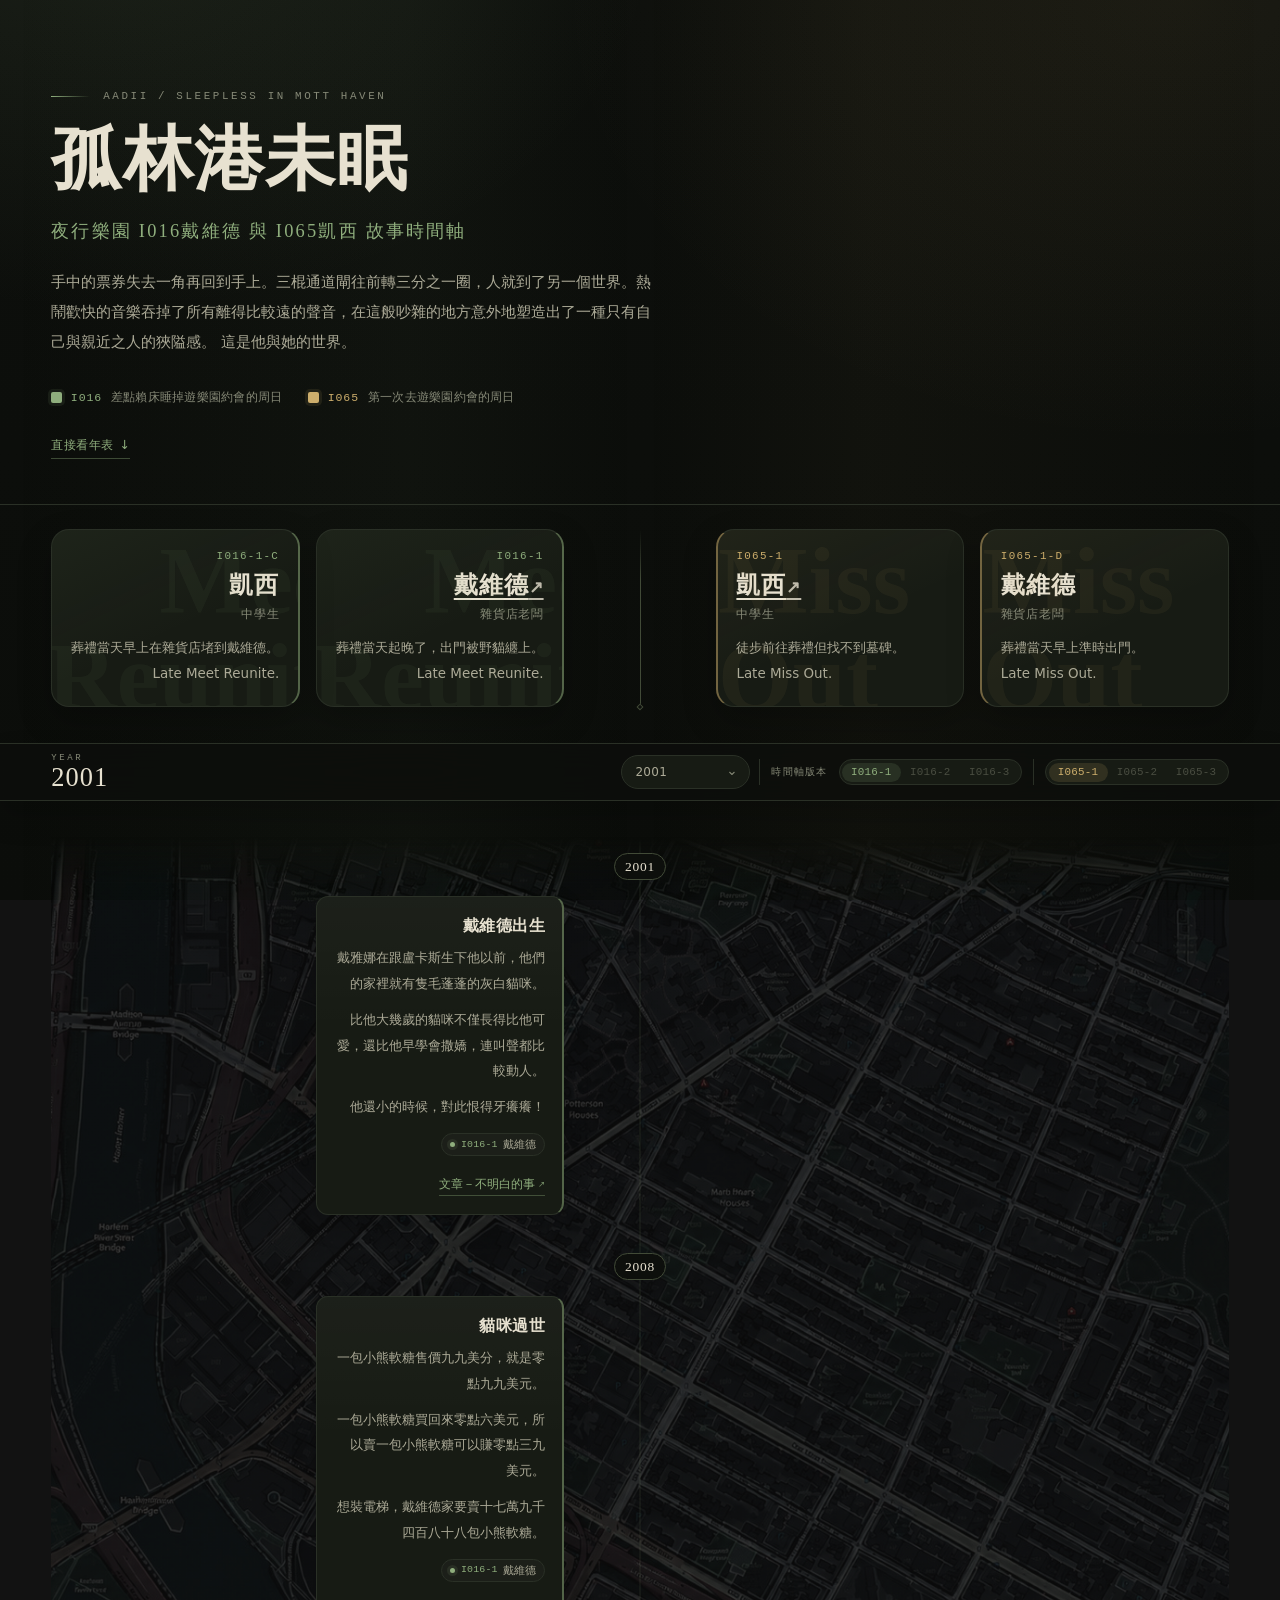
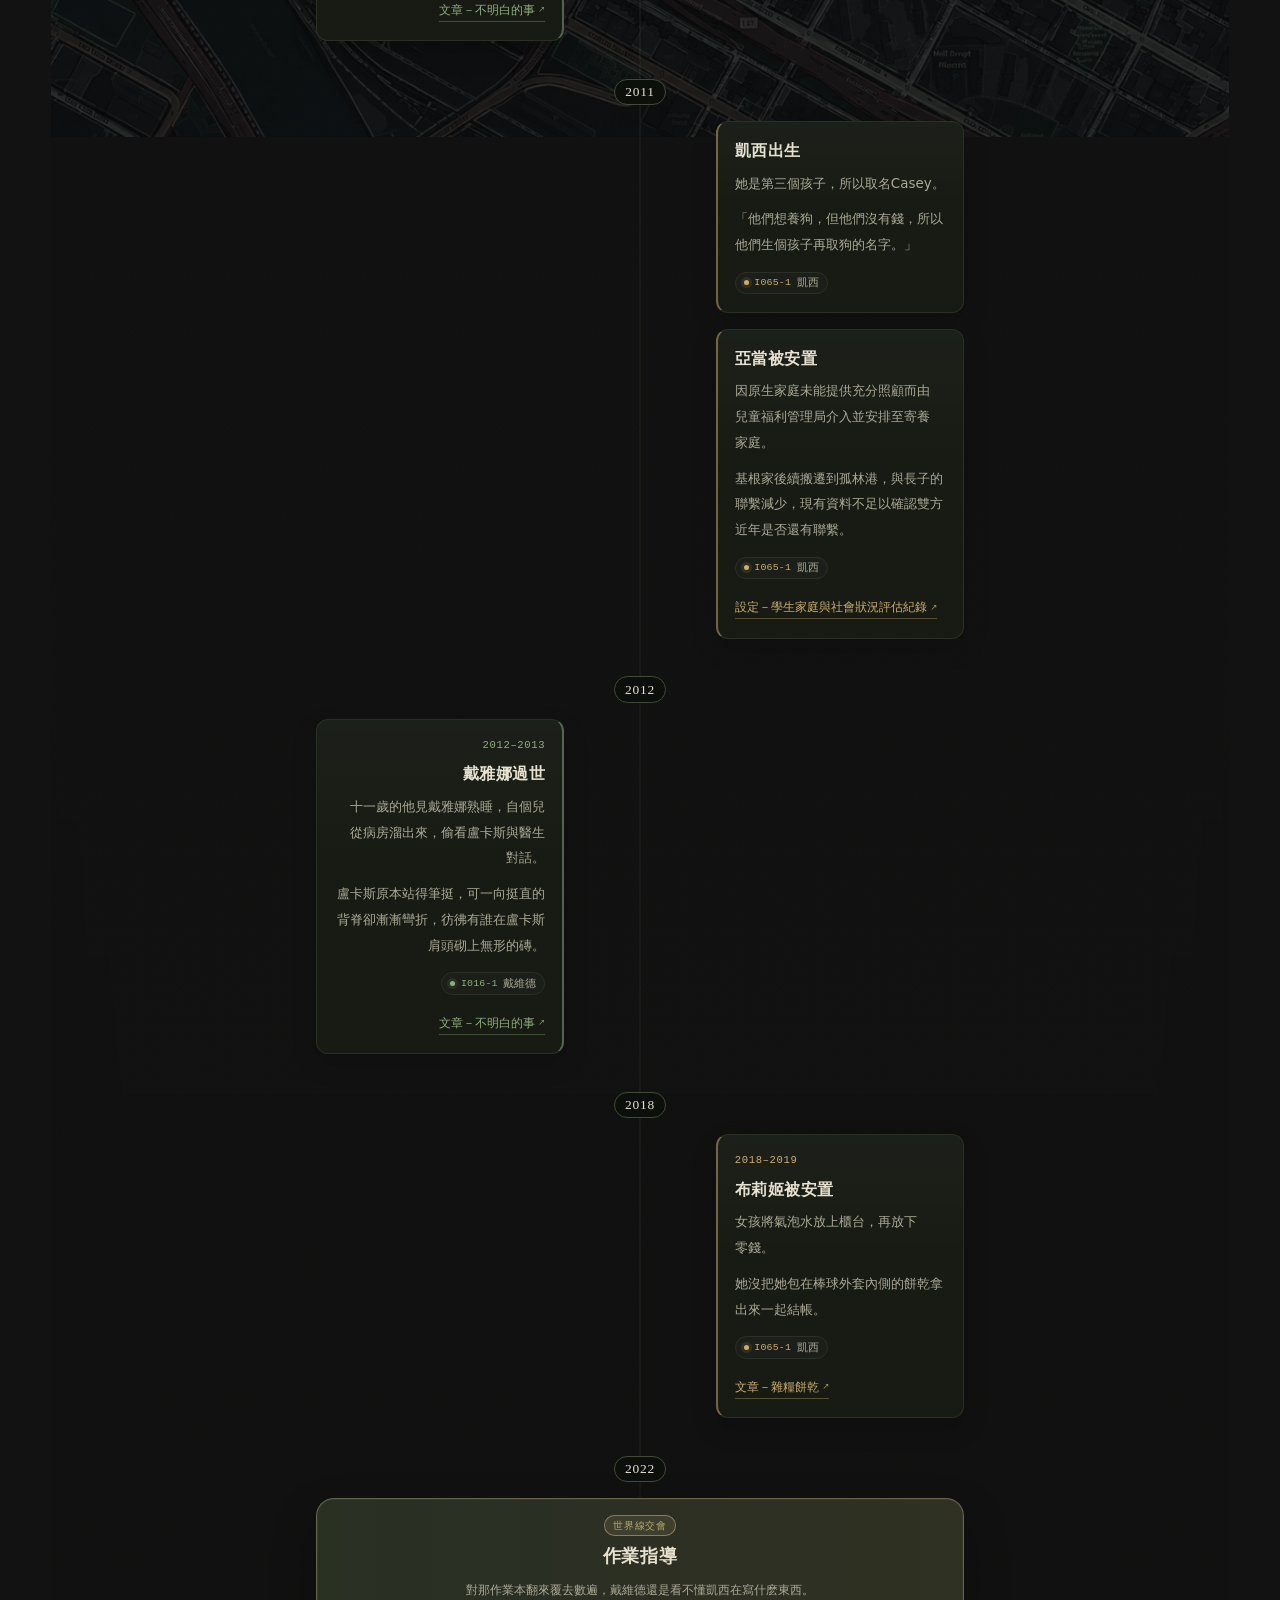
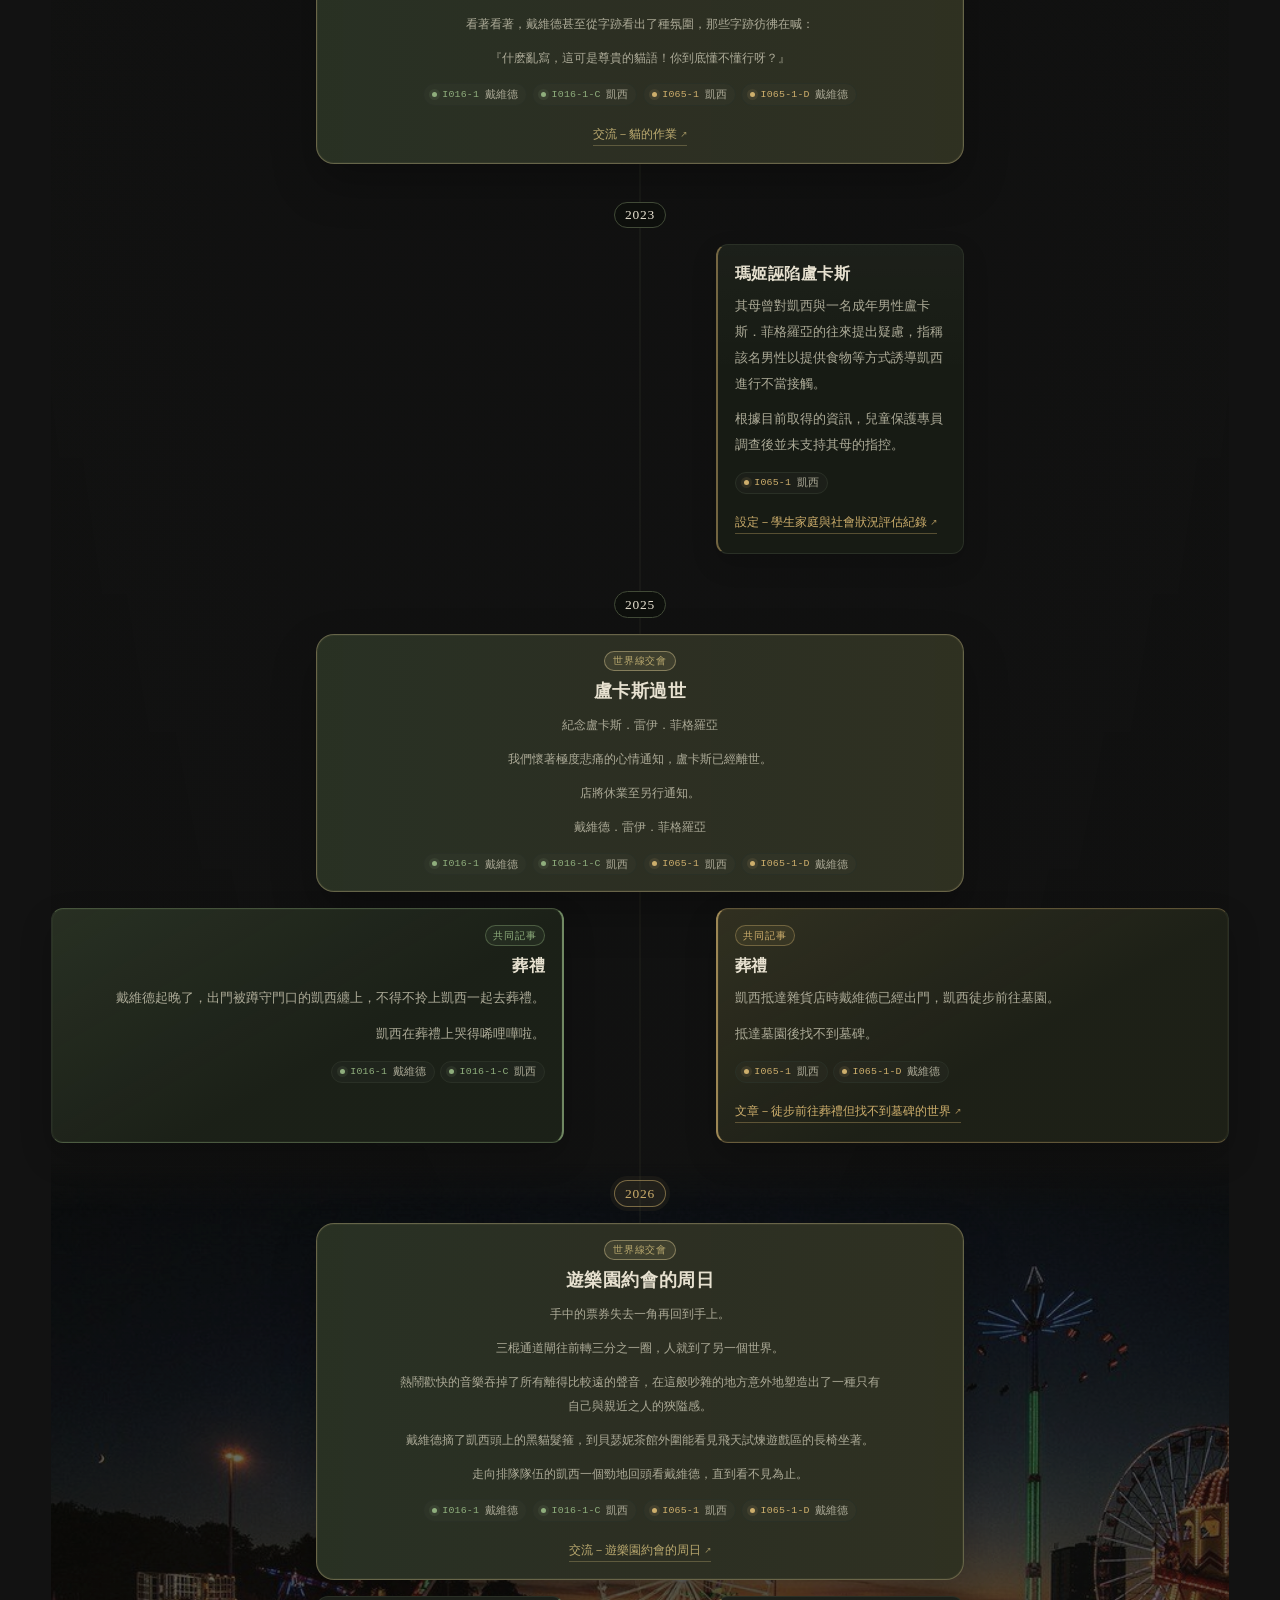
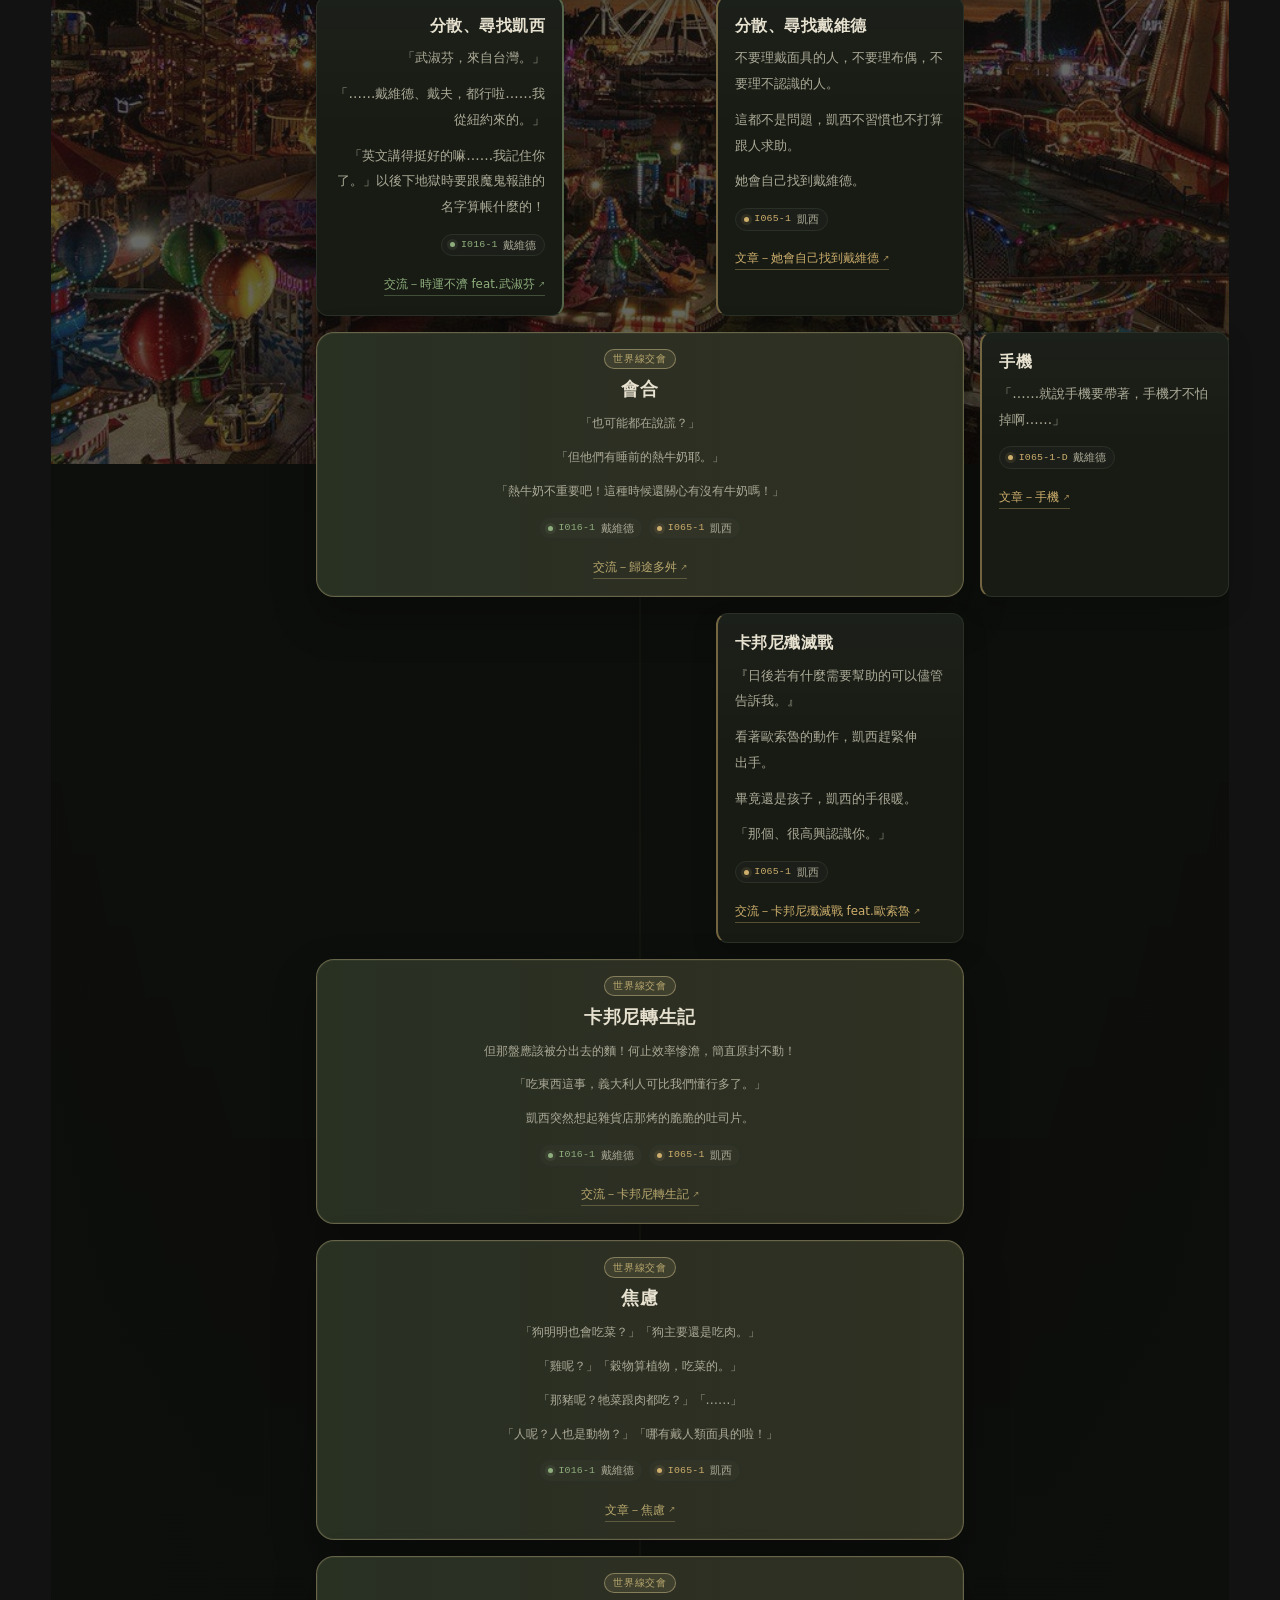
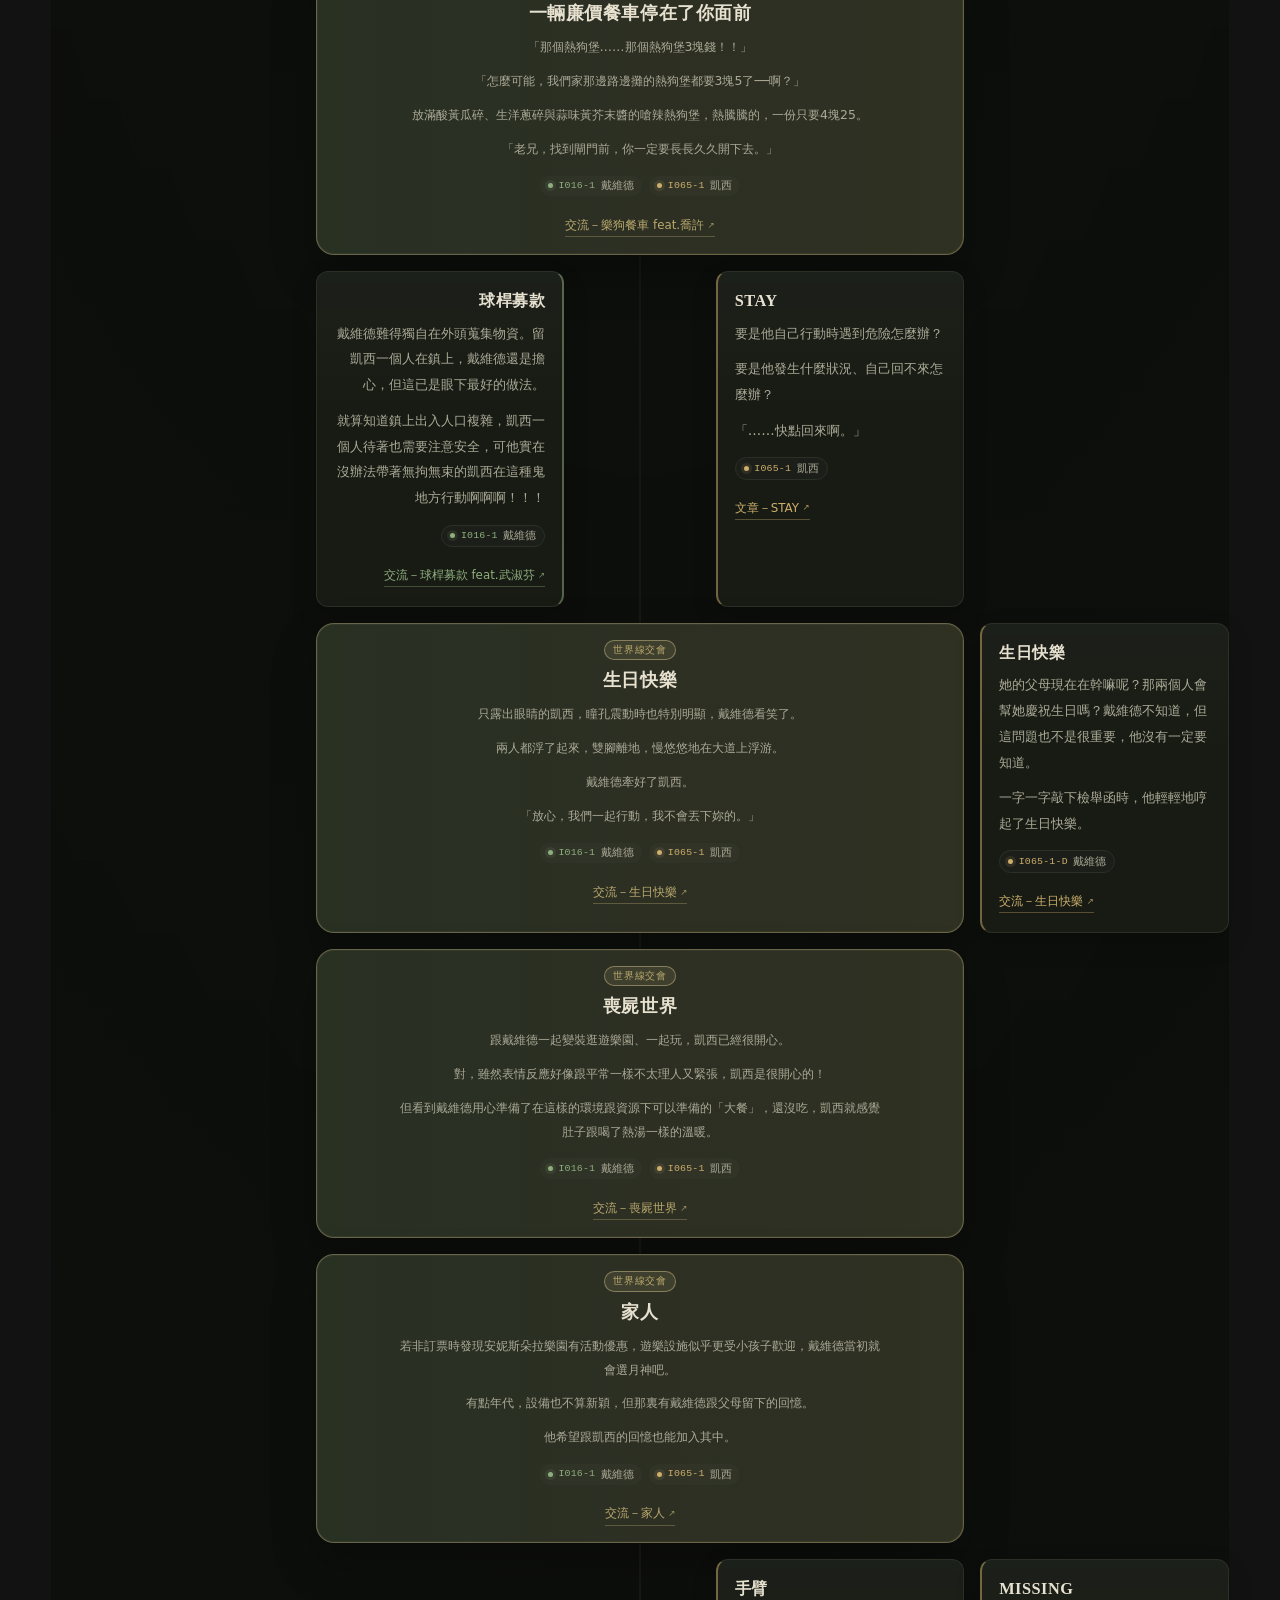
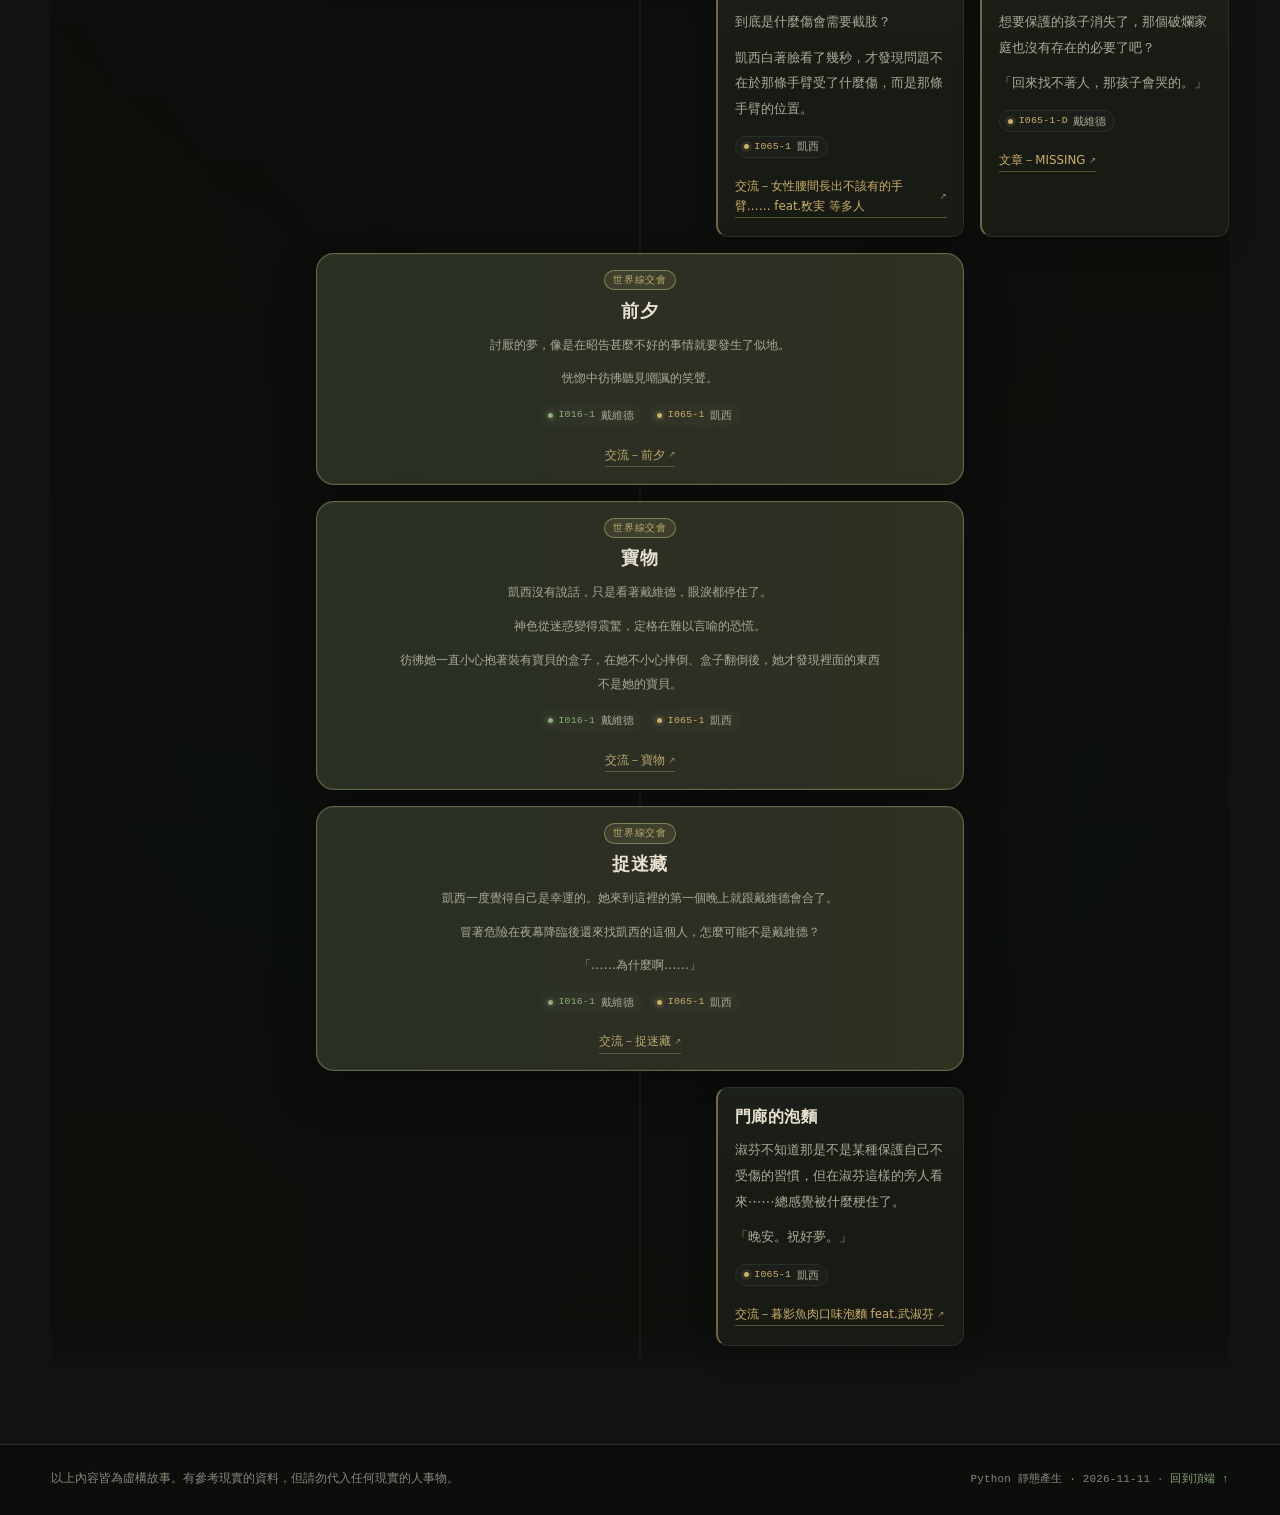
<file: docs/index.html>
<!doctype html>
<html lang="zh-Hant">
<head>
  <meta charset="utf-8">
  <meta name="viewport" content="width=device-width, initial-scale=1">
  <title>孤林港未眠｜夜行樂園 I016戴維德 與 I065凱西 故事時間軸</title>
  <meta name="description" content="夜行樂園 I016 與 I065 企劃故事時間表。">
  <meta name="color-scheme" content="dark">
  <meta name="theme-color" content="#0d0f0c">
  <meta property="og:type" content="website">
  <meta property="og:title" content="孤林港未眠">
  <meta property="og:description" content="夜行樂園 I016 與 I065 企劃故事時間表。">
  <meta name="generator" content="build.py">
  <link rel="icon" href="data:image/svg+xml,%3Csvg xmlns='http://www.w3.org/2000/svg' viewBox='0 0 32 32'%3E%3Crect width='32' height='32' rx='9' fill='%230d0f0c'/%3E%3Ccircle cx='16' cy='16' r='8' fill='none' stroke='%2389a878' stroke-width='1.6'/%3E%3Cpath d='M16 8a8 8 0 0 1 0 16' fill='none' stroke='%23c9aa68' stroke-width='1.6'/%3E%3C/svg%3E">
  <link rel="stylesheet" href="assets/style.css">
</head>
<body id="top">
  <!-- 本檔由 build.py 自動產生。請編輯 data/ 下的 site.json、characters.json、events.json 與 site/ 下的來源檔。 -->
  <a class="skip-link" href="#timeline">跳到年表</a>
  <header class="hero wrap">
  <p class="eyebrow">AADII / Sleepless in Mott Haven</p>
  <h1 class="hero__title">孤林港未眠</h1>
  <p class="hero__subtitle">夜行樂園 I016戴維德 與 I065凱西 故事時間軸</p>
  <p class="hero__lede">手中的票券失去一角再回到手上。三棍通道閘往前轉三分之一圈，人就到了另一個世界。熱鬧歡快的音樂吞掉了所有離得比較遠的聲音，在這般吵雜的地方意外地塑造出了一種只有自己與親近之人的狹隘感。

這是他與她的世界。</p>
  <ul class="worlds" aria-label="世界線圖例">
    <li class="world tone--moss"><span class="world__swatch" aria-hidden="true"></span><span class="world__id">I016</span><span class="world__note">差點賴床睡掉遊樂園約會的周日</span></li><li class="world tone--amber"><span class="world__swatch" aria-hidden="true"></span><span class="world__id">I065</span><span class="world__note">第一次去遊樂園約會的周日</span></li>
  </ul>
  <p class="hero__jump"><a href="#timeline">直接看年表 <span aria-hidden="true">↓</span></a></p>
</header>
  <section class="cast wrap" style="--slots:2" aria-labelledby="cast-heading">
  <h2 class="sr-only" id="cast-heading">角色簡介</h2>
  <article class="char-card char-card--left tone--moss" data-world="I016" data-variant="1" style="--col-start:2;--col-end:3">
        <span class="char-card__watermark" aria-hidden="true">Late Meet Reunite</span>
        <p class="char-card__code">I016-1</p>
        <h3 class="char-card__name"><a href="https://www.plurk.com/p/3j98hopwff" target="_blank" rel="noopener noreferrer">戴維德<span class="link-arrow" aria-hidden="true">↗</span><span class="sr-only">（另開新視窗）</span></a></h3>
        <p class="char-card__role">雜貨店老闆</p>
        <p class="char-card__summary">葬禮當天起晚了，出門被野貓纏上。<br>Late Meet Reunite.</p>
      </article><article class="char-card char-card--left tone--moss" data-world="I016" data-variant="1" style="--col-start:1;--col-end:2">
        <span class="char-card__watermark" aria-hidden="true">Late Meet Reunite</span>
        <p class="char-card__code">I016-1-C</p>
        <h3 class="char-card__name">凱西</h3>
        <p class="char-card__role">中學生</p>
        <p class="char-card__summary">葬禮當天早上在雜貨店堵到戴維德。<br>Late Meet Reunite.</p>
      </article><article class="char-card char-card--left tone--moss" data-world="I016" data-variant="2" style="--col-start:2;--col-end:3" hidden>
        <span class="char-card__watermark" aria-hidden="true">戴</span>
        <p class="char-card__code">I016-2</p>
        <h3 class="char-card__name">戴維德</h3>
        <p class="char-card__role">待補</p>
        <p class="char-card__summary">待補</p>
      </article><article class="char-card char-card--left tone--moss" data-world="I016" data-variant="2" style="--col-start:1;--col-end:2" hidden>
        <span class="char-card__watermark" aria-hidden="true">凱</span>
        <p class="char-card__code">I016-2-C</p>
        <h3 class="char-card__name">凱西</h3>
        <p class="char-card__role">待補</p>
        <p class="char-card__summary">待補</p>
      </article><article class="char-card char-card--left tone--moss" data-world="I016" data-variant="3" style="--col-start:2;--col-end:3" hidden>
        <span class="char-card__watermark" aria-hidden="true">戴</span>
        <p class="char-card__code">I016-3</p>
        <h3 class="char-card__name">戴維德</h3>
        <p class="char-card__role">待補</p>
        <p class="char-card__summary">待補</p>
      </article><article class="char-card char-card--left tone--moss" data-world="I016" data-variant="3" style="--col-start:1;--col-end:2" hidden>
        <span class="char-card__watermark" aria-hidden="true">凱</span>
        <p class="char-card__code">I016-3-C</p>
        <h3 class="char-card__name">凱西</h3>
        <p class="char-card__role">待補</p>
        <p class="char-card__summary">待補</p>
      </article><article class="char-card char-card--right tone--amber" data-world="I065" data-variant="1" style="--col-start:4;--col-end:5">
        <span class="char-card__watermark" aria-hidden="true">Late Miss Out</span>
        <p class="char-card__code">I065-1</p>
        <h3 class="char-card__name"><a href="https://www.plurk.com/p/3j9txaiuw6" target="_blank" rel="noopener noreferrer">凱西<span class="link-arrow" aria-hidden="true">↗</span><span class="sr-only">（另開新視窗）</span></a></h3>
        <p class="char-card__role">中學生</p>
        <p class="char-card__summary">徒步前往葬禮但找不到墓碑。<br>Late Miss Out.</p>
      </article><article class="char-card char-card--right tone--amber" data-world="I065" data-variant="1" style="--col-start:5;--col-end:6">
        <span class="char-card__watermark" aria-hidden="true">Late Miss Out</span>
        <p class="char-card__code">I065-1-D</p>
        <h3 class="char-card__name">戴維德</h3>
        <p class="char-card__role">雜貨店老闆</p>
        <p class="char-card__summary">葬禮當天早上準時出門。<br>Late Miss Out.</p>
      </article><article class="char-card char-card--right tone--amber" data-world="I065" data-variant="2" style="--col-start:4;--col-end:5" hidden>
        <span class="char-card__watermark" aria-hidden="true">凱</span>
        <p class="char-card__code">I065-2</p>
        <h3 class="char-card__name">凱西</h3>
        <p class="char-card__role">待補</p>
        <p class="char-card__summary">待補</p>
      </article><article class="char-card char-card--right tone--amber" data-world="I065" data-variant="2" style="--col-start:5;--col-end:6" hidden>
        <span class="char-card__watermark" aria-hidden="true">戴</span>
        <p class="char-card__code">I065-2-D</p>
        <h3 class="char-card__name">戴維德</h3>
        <p class="char-card__role">待補</p>
        <p class="char-card__summary">待補</p>
      </article><article class="char-card char-card--right tone--amber" data-world="I065" data-variant="3" style="--col-start:4;--col-end:5" hidden>
        <span class="char-card__watermark" aria-hidden="true">凱</span>
        <p class="char-card__code">I065-3</p>
        <h3 class="char-card__name">凱西</h3>
        <p class="char-card__role">待補</p>
        <p class="char-card__summary">待補</p>
      </article><article class="char-card char-card--right tone--amber" data-world="I065" data-variant="3" style="--col-start:5;--col-end:6" hidden>
        <span class="char-card__watermark" aria-hidden="true">戴</span>
        <p class="char-card__code">I065-3-D</p>
        <h3 class="char-card__name">戴維德</h3>
        <p class="char-card__role">待補</p>
        <p class="char-card__summary">待補</p>
      </article>
  <div class="cast__axis" aria-hidden="true"></div>
</section>
  <div class="topbar">
  <div class="topbar__inner wrap">
    <div class="year-readout">
      <span class="year-readout__label">YEAR</span>
      <span class="year-readout__value" id="current-year">2001</span>
    </div>
    <div class="controls">
      <label class="jump">
        <span class="sr-only">跳到指定年份</span>
        <select id="year-jump">
          <option value="2001">2001</option><option value="2008">2008</option><option value="2011">2011</option><option value="2012">2012</option><option value="2018">2018</option><option value="2022">2022</option><option value="2023">2023</option><option value="2025">2025</option><option value="2026">2026（現在）</option>
        </select>
      </label>
      <div class="version-controls" role="group" aria-label="時間軸版本"><span class="version-controls__label">時間軸版本</span><div class="pair-group" data-world="I016" role="group" aria-label="I016 版本"><div class="pair-group__buttons"><button type="button" class="pair-btn" data-pair-side="left" data-pair-variant="1" aria-pressed="true">I016-1</button><button type="button" class="pair-btn is-disabled" data-pair-side="left" data-pair-variant="2" aria-pressed="false" disabled aria-disabled="true" title="此版本目前未開放">I016-2</button><button type="button" class="pair-btn is-disabled" data-pair-side="left" data-pair-variant="3" aria-pressed="false" disabled aria-disabled="true" title="此版本目前未開放">I016-3</button></div></div><div class="pair-group" data-world="I065" role="group" aria-label="I065 版本"><div class="pair-group__buttons"><button type="button" class="pair-btn" data-pair-side="right" data-pair-variant="1" aria-pressed="true">I065-1</button><button type="button" class="pair-btn is-disabled" data-pair-side="right" data-pair-variant="2" aria-pressed="false" disabled aria-disabled="true" title="此版本目前未開放">I065-2</button><button type="button" class="pair-btn is-disabled" data-pair-side="right" data-pair-variant="3" aria-pressed="false" disabled aria-disabled="true" title="此版本目前未開放">I065-3</button></div></div></div>
    </div>
  </div>
</div>
  <main class="timeline-wrap wrap">
    <div class="timeline" id="timeline" role="region" style="--slots:2" data-start-year="2001" data-end-year="2026" aria-label="2001 年至 2026 年角色年表">
  <div class="timeline__bg timeline__bg--base" aria-hidden="true" style="--bg-opacity:0.500"><img class="timeline__bg-image" src="assets/backgrounds/map.jpg" alt="" decoding="async"></div>
  <div class="timeline__bg timeline__bg--segment" data-bg-start-year="2026" data-bg-start-row="1" data-bg-end-year="" data-bg-end-row="" aria-hidden="true" style="--bg-opacity:0.600"><img class="timeline__bg-image" src="assets/backgrounds/themepark.jpg" alt="" decoding="async"></div>
  <div class="timeline-variant" data-left="1" data-right="1">
  <div class="band band--content" id="year-2001-l1r1" data-year="2001">
    <h2 class="band__year" id="year-label-2001-l1r1"><span class="band__year-value">2001</span></h2>
    <article class="entry entry--left tone--moss" id="evt-2001-i016-birth-l1r1" data-year="2001" data-row="1" data-side="left" data-worlds="I016" aria-labelledby="evt-2001-i016-birth-l1r1-title" style="--row:2;--m-row:2;--col-start:2;--col-end:3">
        <h3 class="entry__title" id="evt-2001-i016-birth-l1r1-title">戴維德出生</h3>
        <div class="entry__body">
          <p>戴雅娜在跟盧卡斯生下他以前，他們的家裡就有隻毛蓬蓬的灰白貓咪。</p>
          <p>比他大幾歲的貓咪不僅長得比他可愛，還比他早學會撒嬌，連叫聲都比較動人。</p>
          <p>他還小的時候，對此恨得牙癢癢！</p>
        </div>
        <ul class="entry__cast" aria-label="登場角色"><li class="chip tone--moss"><span class="chip__dot" aria-hidden="true"></span><span class="chip__code">I016-1</span><span class="chip__name">戴維德</span></li></ul>
        <ul class="entry__links" aria-label="相關連結"><li><a href="https://www.plurk.com/p/3jajm3cpqb" target="_blank" rel="noopener noreferrer">文章－不明白的事<span class="sr-only">（另開新視窗）</span><span class="link-arrow" aria-hidden="true">↗</span></a></li></ul>
      </article>
  </div>
  <div class="band band--content" id="year-2008-l1r1" data-year="2008">
    <h2 class="band__year" id="year-label-2008-l1r1"><span class="band__year-value">2008</span></h2>
    <article class="entry entry--left tone--moss" id="evt-2008-i016-childhood-l1r1" data-year="2008" data-row="1" data-side="left" data-worlds="I016" aria-labelledby="evt-2008-i016-childhood-l1r1-title" style="--row:2;--m-row:2;--col-start:2;--col-end:3">
        <h3 class="entry__title" id="evt-2008-i016-childhood-l1r1-title">貓咪過世</h3>
        <div class="entry__body">
          <p>一包小熊軟糖售價九九美分，就是零點九九美元。</p>
          <p>一包小熊軟糖買回來零點六美元，所以賣一包小熊軟糖可以賺零點三九美元。</p>
          <p>想裝電梯，戴維德家要賣十七萬九千四百八十八包小熊軟糖。</p>
        </div>
        <ul class="entry__cast" aria-label="登場角色"><li class="chip tone--moss"><span class="chip__dot" aria-hidden="true"></span><span class="chip__code">I016-1</span><span class="chip__name">戴維德</span></li></ul>
        <ul class="entry__links" aria-label="相關連結"><li><a href="https://www.plurk.com/p/3jajm3cpqb" target="_blank" rel="noopener noreferrer">文章－不明白的事<span class="sr-only">（另開新視窗）</span><span class="link-arrow" aria-hidden="true">↗</span></a></li></ul>
      </article>
  </div>
  <div class="band band--content" id="year-2011-l1r1" data-year="2011">
    <h2 class="band__year" id="year-label-2011-l1r1"><span class="band__year-value">2011</span></h2>
    <article class="entry entry--right tone--amber" id="evt-2011-i065-birth-l1r1" data-year="2011" data-row="1" data-side="right" data-worlds="I065" aria-labelledby="evt-2011-i065-birth-l1r1-title" style="--row:2;--m-row:2;--col-start:4;--col-end:5">
        <h3 class="entry__title" id="evt-2011-i065-birth-l1r1-title">凱西出生</h3>
        <div class="entry__body">
          <p>她是第三個孩子，所以取名Casey。</p>
          <p>「他們想養狗，但他們沒有錢，所以他們生個孩子再取狗的名字。」</p>
        </div>
        <ul class="entry__cast" aria-label="登場角色"><li class="chip tone--amber"><span class="chip__dot" aria-hidden="true"></span><span class="chip__code">I065-1</span><span class="chip__name">凱西</span></li></ul>
      </article>
    <article class="entry entry--right tone--amber" id="evt-2011-i065-adam-l1r1" data-year="2011" data-row="2" data-side="right" data-worlds="I065" aria-labelledby="evt-2011-i065-adam-l1r1-title" style="--row:3;--m-row:3;--col-start:4;--col-end:5">
        <h3 class="entry__title" id="evt-2011-i065-adam-l1r1-title">亞當被安置</h3>
        <div class="entry__body">
          <p>因原生家庭未能提供充分照顧而由兒童福利管理局介入並安排至寄養家庭。</p>
          <p>基根家後續搬遷到孤林港，與長子的聯繫減少，現有資料不足以確認雙方近年是否還有聯繫。</p>
        </div>
        <ul class="entry__cast" aria-label="登場角色"><li class="chip tone--amber"><span class="chip__dot" aria-hidden="true"></span><span class="chip__code">I065-1</span><span class="chip__name">凱西</span></li></ul>
        <ul class="entry__links" aria-label="相關連結"><li><a href="https://www.plurk.com/p/3jarupmk18" target="_blank" rel="noopener noreferrer">設定－學生家庭與社會狀況評估紀錄<span class="sr-only">（另開新視窗）</span><span class="link-arrow" aria-hidden="true">↗</span></a></li></ul>
      </article>
  </div>
  <div class="band band--content" id="year-2012-l1r1" data-year="2012">
    <h2 class="band__year" id="year-label-2012-l1r1"><span class="band__year-value">2012</span></h2>
    <article class="entry entry--left tone--moss" id="evt-2012-i016-childhood-l1r1" data-year="2012" data-row="1" data-side="left" data-worlds="I016" aria-labelledby="evt-2012-i016-childhood-l1r1-title" style="--row:2;--m-row:2;--col-start:2;--col-end:3">
        <div class="entry__meta"><span class="entry__range">2012–2013</span></div>
        <h3 class="entry__title" id="evt-2012-i016-childhood-l1r1-title">戴雅娜過世</h3>
        <div class="entry__body">
          <p>十一歲的他見戴雅娜熟睡，自個兒從病房溜出來，偷看盧卡斯與醫生對話。</p>
          <p>盧卡斯原本站得筆挺，可一向挺直的背脊卻漸漸彎折，彷彿有誰在盧卡斯肩頭砌上無形的磚。</p>
        </div>
        <ul class="entry__cast" aria-label="登場角色"><li class="chip tone--moss"><span class="chip__dot" aria-hidden="true"></span><span class="chip__code">I016-1</span><span class="chip__name">戴維德</span></li></ul>
        <ul class="entry__links" aria-label="相關連結"><li><a href="https://www.plurk.com/p/3jajm3cpqb" target="_blank" rel="noopener noreferrer">文章－不明白的事<span class="sr-only">（另開新視窗）</span><span class="link-arrow" aria-hidden="true">↗</span></a></li></ul>
      </article>
  </div>
  <div class="band band--content" id="year-2018-l1r1" data-year="2018">
    <h2 class="band__year" id="year-label-2018-l1r1"><span class="band__year-value">2018</span></h2>
    <article class="entry entry--right tone--amber" id="evt-2018-i065-childhood-l1r1" data-year="2018" data-row="1" data-side="right" data-worlds="I065" aria-labelledby="evt-2018-i065-childhood-l1r1-title" style="--row:2;--m-row:2;--col-start:4;--col-end:5">
        <div class="entry__meta"><span class="entry__range">2018–2019</span></div>
        <h3 class="entry__title" id="evt-2018-i065-childhood-l1r1-title">布莉姬被安置</h3>
        <div class="entry__body">
          <p>女孩將氣泡水放上櫃台，再放下零錢。</p>
          <p>她沒把她包在棒球外套內側的餅乾拿出來一起結帳。</p>
        </div>
        <ul class="entry__cast" aria-label="登場角色"><li class="chip tone--amber"><span class="chip__dot" aria-hidden="true"></span><span class="chip__code">I065-1</span><span class="chip__name">凱西</span></li></ul>
        <ul class="entry__links" aria-label="相關連結"><li><a href="https://www.plurk.com/p/3ja8339imw" target="_blank" rel="noopener noreferrer">文章－雜糧餅乾<span class="sr-only">（另開新視窗）</span><span class="link-arrow" aria-hidden="true">↗</span></a></li></ul>
      </article>
  </div>
  <div class="band band--content" id="year-2022-l1r1" data-year="2022">
    <h2 class="band__year" id="year-label-2022-l1r1"><span class="band__year-value">2022</span></h2>
    <article class="entry entry--bridge tone--shared" id="evt-2022-common-homework-l1r1" data-year="2022" data-row="1" data-side="bridge" data-worlds="I016 I065" aria-labelledby="evt-2022-common-homework-l1r1-title" style="--row:2;--m-row:2;--col-start:2;--col-end:5">
        <div class="entry__meta"><span class="entry__badge entry__badge--bridge">世界線交會</span></div>
        <h3 class="entry__title" id="evt-2022-common-homework-l1r1-title">作業指導</h3>
        <div class="entry__body">
          <p>對那作業本翻來覆去數遍，戴維德還是看不懂凱西在寫什麽東西。</p>
          <p>看著看著，戴維德甚至從字跡看出了種氛圍，那些字跡彷彿在喊：</p>
          <p>『什麽亂寫，這可是尊貴的貓語！你到底懂不懂行呀？』</p>
        </div>
        <ul class="entry__cast" aria-label="登場角色"><li class="chip tone--moss"><span class="chip__dot" aria-hidden="true"></span><span class="chip__code">I016-1</span><span class="chip__name">戴維德</span></li><li class="chip tone--moss"><span class="chip__dot" aria-hidden="true"></span><span class="chip__code">I016-1-C</span><span class="chip__name">凱西</span></li><li class="chip tone--amber"><span class="chip__dot" aria-hidden="true"></span><span class="chip__code">I065-1</span><span class="chip__name">凱西</span></li><li class="chip tone--amber"><span class="chip__dot" aria-hidden="true"></span><span class="chip__code">I065-1-D</span><span class="chip__name">戴維德</span></li></ul>
        <ul class="entry__links" aria-label="相關連結"><li><a href="https://www.plurk.com/p/3jaedmkcot" target="_blank" rel="noopener noreferrer">交流－貓的作業<span class="sr-only">（另開新視窗）</span><span class="link-arrow" aria-hidden="true">↗</span></a></li></ul>
      </article>
  </div>
  <div class="band band--content" id="year-2023-l1r1" data-year="2023">
    <h2 class="band__year" id="year-label-2023-l1r1"><span class="band__year-value">2023</span></h2>
    <article class="entry entry--right tone--amber" id="evt-2023-i065-lie-l1r1" data-year="2023" data-row="1" data-side="right" data-worlds="I065" aria-labelledby="evt-2023-i065-lie-l1r1-title" style="--row:2;--m-row:2;--col-start:4;--col-end:5">
        <h3 class="entry__title" id="evt-2023-i065-lie-l1r1-title">瑪姬誣陷盧卡斯</h3>
        <div class="entry__body">
          <p>其母曾對凱西與一名成年男性盧卡斯．菲格羅亞的往來提出疑慮，指稱該名男性以提供食物等方式誘導凱西進行不當接觸。</p>
          <p>根據目前取得的資訊，兒童保護專員調查後並未支持其母的指控。</p>
        </div>
        <ul class="entry__cast" aria-label="登場角色"><li class="chip tone--amber"><span class="chip__dot" aria-hidden="true"></span><span class="chip__code">I065-1</span><span class="chip__name">凱西</span></li></ul>
        <ul class="entry__links" aria-label="相關連結"><li><a href="https://www.plurk.com/p/3jarupmk18" target="_blank" rel="noopener noreferrer">設定－學生家庭與社會狀況評估紀錄<span class="sr-only">（另開新視窗）</span><span class="link-arrow" aria-hidden="true">↗</span></a></li></ul>
      </article>
  </div>
  <div class="band band--content" id="year-2025-l1r1" data-year="2025">
    <h2 class="band__year" id="year-label-2025-l1r1"><span class="band__year-value">2025</span></h2>
    <article class="entry entry--bridge tone--shared" id="evt-2025-common-lucas-l1r1" data-year="2025" data-row="1" data-side="bridge" data-worlds="I016 I065" aria-labelledby="evt-2025-common-lucas-l1r1-title" style="--row:2;--m-row:2;--col-start:2;--col-end:5">
        <div class="entry__meta"><span class="entry__badge entry__badge--bridge">世界線交會</span></div>
        <h3 class="entry__title" id="evt-2025-common-lucas-l1r1-title">盧卡斯過世</h3>
        <div class="entry__body">
          <p>紀念盧卡斯．雷伊．菲格羅亞</p>
          <p>我們懷著極度悲痛的心情通知，盧卡斯已經離世。</p>
          <p>店將休業至另行通知。</p>
          <p>戴維德．雷伊．菲格羅亞</p>
        </div>
        <ul class="entry__cast" aria-label="登場角色"><li class="chip tone--moss"><span class="chip__dot" aria-hidden="true"></span><span class="chip__code">I016-1</span><span class="chip__name">戴維德</span></li><li class="chip tone--moss"><span class="chip__dot" aria-hidden="true"></span><span class="chip__code">I016-1-C</span><span class="chip__name">凱西</span></li><li class="chip tone--amber"><span class="chip__dot" aria-hidden="true"></span><span class="chip__code">I065-1</span><span class="chip__name">凱西</span></li><li class="chip tone--amber"><span class="chip__dot" aria-hidden="true"></span><span class="chip__code">I065-1-D</span><span class="chip__name">戴維德</span></li></ul>
      </article>
    <article class="entry entry--left entry--merged tone--moss" id="evt-2025-i016-funeral-l1r1" data-year="2025" data-row="2" data-side="left" data-worlds="I016" aria-labelledby="evt-2025-i016-funeral-l1r1-title" style="--row:3;--m-row:3;--col-start:1;--col-end:3">
        <div class="entry__meta"><span class="entry__badge">共同記事</span></div>
        <h3 class="entry__title" id="evt-2025-i016-funeral-l1r1-title">葬禮</h3>
        <div class="entry__body">
          <p>戴維德起晚了，出門被蹲守門口的凱西纏上，不得不拎上凱西一起去葬禮。</p>
          <p>凱西在葬禮上哭得唏哩嘩啦。</p>
        </div>
        <ul class="entry__cast" aria-label="登場角色"><li class="chip tone--moss"><span class="chip__dot" aria-hidden="true"></span><span class="chip__code">I016-1</span><span class="chip__name">戴維德</span></li><li class="chip tone--moss"><span class="chip__dot" aria-hidden="true"></span><span class="chip__code">I016-1-C</span><span class="chip__name">凱西</span></li></ul>
      </article>
    <article class="entry entry--right entry--merged tone--amber" id="evt-2025-i065-funeral-l1r1" data-year="2025" data-row="2" data-side="right" data-worlds="I065" aria-labelledby="evt-2025-i065-funeral-l1r1-title" style="--row:3;--m-row:4;--col-start:4;--col-end:6">
        <div class="entry__meta"><span class="entry__badge">共同記事</span></div>
        <h3 class="entry__title" id="evt-2025-i065-funeral-l1r1-title">葬禮</h3>
        <div class="entry__body">
          <p>凱西抵達雜貨店時戴維德已經出門，凱西徒步前往墓園。</p>
          <p>抵達墓園後找不到墓碑。</p>
        </div>
        <ul class="entry__cast" aria-label="登場角色"><li class="chip tone--amber"><span class="chip__dot" aria-hidden="true"></span><span class="chip__code">I065-1</span><span class="chip__name">凱西</span></li><li class="chip tone--amber"><span class="chip__dot" aria-hidden="true"></span><span class="chip__code">I065-1-D</span><span class="chip__name">戴維德</span></li></ul>
        <ul class="entry__links" aria-label="相關連結"><li><a href="https://www.plurk.com/p/3jaeza2rvw" target="_blank" rel="noopener noreferrer">文章－徒步前往葬禮但找不到墓碑的世界<span class="sr-only">（另開新視窗）</span><span class="link-arrow" aria-hidden="true">↗</span></a></li></ul>
      </article>
  </div>
  <div class="band band--content band--now" id="year-2026-l1r1" data-year="2026">
    <h2 class="band__year" id="year-label-2026-l1r1"><span class="band__year-value">2026</span><span class="sr-only">（現在）</span></h2>
    <article class="entry entry--bridge tone--shared" id="evt-2026-common-into-l1r1" data-year="2026" data-row="1" data-side="bridge" data-worlds="I016 I065" aria-labelledby="evt-2026-common-into-l1r1-title" style="--row:2;--m-row:2;--col-start:2;--col-end:5">
        <div class="entry__meta"><span class="entry__badge entry__badge--bridge">世界線交會</span></div>
        <h3 class="entry__title" id="evt-2026-common-into-l1r1-title">遊樂園約會的周日</h3>
        <div class="entry__body">
          <p>手中的票券失去一角再回到手上。</p>
          <p>三棍通道閘往前轉三分之一圈，人就到了另一個世界。</p>
          <p>熱鬧歡快的音樂吞掉了所有離得比較遠的聲音，在這般吵雜的地方意外地塑造出了一種只有自己與親近之人的狹隘感。</p>
          <p>戴維德摘了凱西頭上的黑貓髮箍，到貝瑟妮茶館外圍能看見飛天試煉遊戲區的長椅坐著。</p>
          <p>走向排隊隊伍的凱西一個勁地回頭看戴維德，直到看不見為止。</p>
        </div>
        <ul class="entry__cast" aria-label="登場角色"><li class="chip tone--moss"><span class="chip__dot" aria-hidden="true"></span><span class="chip__code">I016-1</span><span class="chip__name">戴維德</span></li><li class="chip tone--moss"><span class="chip__dot" aria-hidden="true"></span><span class="chip__code">I016-1-C</span><span class="chip__name">凱西</span></li><li class="chip tone--amber"><span class="chip__dot" aria-hidden="true"></span><span class="chip__code">I065-1</span><span class="chip__name">凱西</span></li><li class="chip tone--amber"><span class="chip__dot" aria-hidden="true"></span><span class="chip__code">I065-1-D</span><span class="chip__name">戴維德</span></li></ul>
        <ul class="entry__links" aria-label="相關連結"><li><a href="https://www.plurk.com/p/3jb2laqnlv" target="_blank" rel="noopener noreferrer">交流－遊樂園約會的周日<span class="sr-only">（另開新視窗）</span><span class="link-arrow" aria-hidden="true">↗</span></a></li></ul>
      </article>
    <article class="entry entry--left tone--moss" id="evt-2026-i016-unlucky-l1r1" data-year="2026" data-row="2" data-side="left" data-worlds="I016" aria-labelledby="evt-2026-i016-unlucky-l1r1-title" style="--row:3;--m-row:3;--col-start:2;--col-end:3">
        <h3 class="entry__title" id="evt-2026-i016-unlucky-l1r1-title">分散、尋找凱西</h3>
        <div class="entry__body">
          <p>「武淑芬，來自台灣。」</p>
          <p>「……戴維德、戴夫，都行啦……我從紐約來的。」</p>
          <p>「英文講得挺好的嘛……我記住你了。」以後下地獄時要跟魔鬼報誰的名字算帳什麼的！</p>
        </div>
        <ul class="entry__cast" aria-label="登場角色"><li class="chip tone--moss"><span class="chip__dot" aria-hidden="true"></span><span class="chip__code">I016-1</span><span class="chip__name">戴維德</span></li></ul>
        <ul class="entry__links" aria-label="相關連結"><li><a href="https://www.plurk.com/p/3jbcafb2ki" target="_blank" rel="noopener noreferrer">交流－時運不濟 feat.武淑芬<span class="sr-only">（另開新視窗）</span><span class="link-arrow" aria-hidden="true">↗</span></a></li></ul>
      </article>
    <article class="entry entry--right tone--amber" id="evt-2026-i065-searching-l1r1" data-year="2026" data-row="2" data-side="right" data-worlds="I065" aria-labelledby="evt-2026-i065-searching-l1r1-title" style="--row:3;--m-row:4;--col-start:4;--col-end:5">
        <h3 class="entry__title" id="evt-2026-i065-searching-l1r1-title">分散、尋找戴維德</h3>
        <div class="entry__body">
          <p>不要理戴面具的人，不要理布偶，不要理不認識的人。</p>
          <p>這都不是問題，凱西不習慣也不打算跟人求助。</p>
          <p>她會自己找到戴維德。</p>
        </div>
        <ul class="entry__cast" aria-label="登場角色"><li class="chip tone--amber"><span class="chip__dot" aria-hidden="true"></span><span class="chip__code">I065-1</span><span class="chip__name">凱西</span></li></ul>
        <ul class="entry__links" aria-label="相關連結"><li><a href="https://www.plurk.com/p/3jb4olgjd1" target="_blank" rel="noopener noreferrer">文章－她會自己找到戴維德<span class="sr-only">（另開新視窗）</span><span class="link-arrow" aria-hidden="true">↗</span></a></li></ul>
      </article>
    <article class="entry entry--bridge tone--shared" id="evt-2026-common-meet-l1r1" data-year="2026" data-row="3" data-side="bridge" data-worlds="I016 I065" aria-labelledby="evt-2026-common-meet-l1r1-title" style="--row:4;--m-row:5;--col-start:2;--col-end:5">
        <div class="entry__meta"><span class="entry__badge entry__badge--bridge">世界線交會</span></div>
        <h3 class="entry__title" id="evt-2026-common-meet-l1r1-title">會合</h3>
        <div class="entry__body">
          <p>「也可能都在說謊？」</p>
          <p>「但他們有睡前的熱牛奶耶。」</p>
          <p>「熱牛奶不重要吧！這種時候還關心有沒有牛奶嗎！」</p>
        </div>
        <ul class="entry__cast" aria-label="登場角色"><li class="chip tone--moss"><span class="chip__dot" aria-hidden="true"></span><span class="chip__code">I016-1</span><span class="chip__name">戴維德</span></li><li class="chip tone--amber"><span class="chip__dot" aria-hidden="true"></span><span class="chip__code">I065-1</span><span class="chip__name">凱西</span></li></ul>
        <ul class="entry__links" aria-label="相關連結"><li><a href="https://www.plurk.com/p/3jbjqgo3e5" target="_blank" rel="noopener noreferrer">交流－歸途多舛<span class="sr-only">（另開新視窗）</span><span class="link-arrow" aria-hidden="true">↗</span></a></li></ul>
      </article>
    <article class="entry entry--right tone--amber" id="evt-2026-i065-smartphone-l1r1" data-year="2026" data-row="3" data-side="right" data-worlds="I065" aria-labelledby="evt-2026-i065-smartphone-l1r1-title" style="--row:4;--m-row:6;--col-start:5;--col-end:6">
        <h3 class="entry__title" id="evt-2026-i065-smartphone-l1r1-title">手機</h3>
        <div class="entry__body">
          <p>「……就說手機要帶著，手機才不怕掉啊……」</p>
        </div>
        <ul class="entry__cast" aria-label="登場角色"><li class="chip tone--amber"><span class="chip__dot" aria-hidden="true"></span><span class="chip__code">I065-1-D</span><span class="chip__name">戴維德</span></li></ul>
        <ul class="entry__links" aria-label="相關連結"><li><a href="https://www.plurk.com/p/3jbnoule5e" target="_blank" rel="noopener noreferrer">文章－手機<span class="sr-only">（另開新視窗）</span><span class="link-arrow" aria-hidden="true">↗</span></a></li></ul>
      </article>
    <article class="entry entry--right tone--amber" id="evt-2026-i065-carbonara-l1r1" data-year="2026" data-row="4" data-side="right" data-worlds="I065" aria-labelledby="evt-2026-i065-carbonara-l1r1-title" style="--row:5;--m-row:7;--col-start:4;--col-end:5">
        <h3 class="entry__title" id="evt-2026-i065-carbonara-l1r1-title">卡邦尼殲滅戰</h3>
        <div class="entry__body">
          <p>『日後若有什麼需要幫助的可以儘管告訴我。』</p>
          <p>看著歐索魯的動作，凱西趕緊伸出手。</p>
          <p>畢竟還是孩子，凱西的手很暖。</p>
          <p>「那個、很高興認識你。」</p>
        </div>
        <ul class="entry__cast" aria-label="登場角色"><li class="chip tone--amber"><span class="chip__dot" aria-hidden="true"></span><span class="chip__code">I065-1</span><span class="chip__name">凱西</span></li></ul>
        <ul class="entry__links" aria-label="相關連結"><li><a href="https://www.plurk.com/p/3jbcg0f3xs" target="_blank" rel="noopener noreferrer">交流－卡邦尼殲滅戰 feat.歐索魯<span class="sr-only">（另開新視窗）</span><span class="link-arrow" aria-hidden="true">↗</span></a></li></ul>
      </article>
    <article class="entry entry--bridge tone--shared" id="evt-2026-common-carbonara-l1r1" data-year="2026" data-row="5" data-side="bridge" data-worlds="I016 I065" aria-labelledby="evt-2026-common-carbonara-l1r1-title" style="--row:6;--m-row:8;--col-start:2;--col-end:5">
        <div class="entry__meta"><span class="entry__badge entry__badge--bridge">世界線交會</span></div>
        <h3 class="entry__title" id="evt-2026-common-carbonara-l1r1-title">卡邦尼轉生記</h3>
        <div class="entry__body">
          <p>但那盤應該被分出去的麵！何止效率慘澹，簡直原封不動！</p>
          <p>「吃東西這事，義大利人可比我們懂行多了。」</p>
          <p>凱西突然想起雜貨店那烤的脆脆的吐司片。</p>
        </div>
        <ul class="entry__cast" aria-label="登場角色"><li class="chip tone--moss"><span class="chip__dot" aria-hidden="true"></span><span class="chip__code">I016-1</span><span class="chip__name">戴維德</span></li><li class="chip tone--amber"><span class="chip__dot" aria-hidden="true"></span><span class="chip__code">I065-1</span><span class="chip__name">凱西</span></li></ul>
        <ul class="entry__links" aria-label="相關連結"><li><a href="https://www.plurk.com/p/3jbjsh0lai" target="_blank" rel="noopener noreferrer">交流－卡邦尼轉生記<span class="sr-only">（另開新視窗）</span><span class="link-arrow" aria-hidden="true">↗</span></a></li></ul>
      </article>
    <article class="entry entry--bridge tone--shared" id="evt-2026-common-anxiety-l1r1" data-year="2026" data-row="6" data-side="bridge" data-worlds="I016 I065" aria-labelledby="evt-2026-common-anxiety-l1r1-title" style="--row:7;--m-row:9;--col-start:2;--col-end:5">
        <div class="entry__meta"><span class="entry__badge entry__badge--bridge">世界線交會</span></div>
        <h3 class="entry__title" id="evt-2026-common-anxiety-l1r1-title">焦慮</h3>
        <div class="entry__body">
          <p>「狗明明也會吃菜？」「狗主要還是吃肉。」</p>
          <p>「雞呢？」「穀物算植物，吃菜的。」</p>
          <p>「那豬呢？牠菜跟肉都吃？」「……」</p>
          <p>「人呢？人也是動物？」「哪有戴人類面具的啦！」</p>
        </div>
        <ul class="entry__cast" aria-label="登場角色"><li class="chip tone--moss"><span class="chip__dot" aria-hidden="true"></span><span class="chip__code">I016-1</span><span class="chip__name">戴維德</span></li><li class="chip tone--amber"><span class="chip__dot" aria-hidden="true"></span><span class="chip__code">I065-1</span><span class="chip__name">凱西</span></li></ul>
        <ul class="entry__links" aria-label="相關連結"><li><a href="https://www.plurk.com/p/3jc6knpo88" target="_blank" rel="noopener noreferrer">文章－焦慮<span class="sr-only">（另開新視窗）</span><span class="link-arrow" aria-hidden="true">↗</span></a></li></ul>
      </article>
    <article class="entry entry--bridge tone--shared" id="evt-2026-common-hotdog-l1r1" data-year="2026" data-row="7" data-side="bridge" data-worlds="I016 I065" aria-labelledby="evt-2026-common-hotdog-l1r1-title" style="--row:8;--m-row:10;--col-start:2;--col-end:5">
        <div class="entry__meta"><span class="entry__badge entry__badge--bridge">世界線交會</span></div>
        <h3 class="entry__title" id="evt-2026-common-hotdog-l1r1-title">一輛廉價餐車停在了你面前</h3>
        <div class="entry__body">
          <p>「那個熱狗堡……那個熱狗堡3塊錢！！」</p>
          <p>「怎麼可能，我們家那邊路邊攤的熱狗堡都要3塊5了──啊？」</p>
          <p>放滿酸黃瓜碎、生洋蔥碎與蒜味黃芥末醬的嗆辣熱狗堡，熱騰騰的，一份只要4塊25。</p>
          <p>「老兄，找到閘門前，你一定要長長久久開下去。」</p>
        </div>
        <ul class="entry__cast" aria-label="登場角色"><li class="chip tone--moss"><span class="chip__dot" aria-hidden="true"></span><span class="chip__code">I016-1</span><span class="chip__name">戴維德</span></li><li class="chip tone--amber"><span class="chip__dot" aria-hidden="true"></span><span class="chip__code">I065-1</span><span class="chip__name">凱西</span></li></ul>
        <ul class="entry__links" aria-label="相關連結"><li><a href="https://www.plurk.com/p/3jak1io0pw" target="_blank" rel="noopener noreferrer">交流－樂狗餐車 feat.喬許<span class="sr-only">（另開新視窗）</span><span class="link-arrow" aria-hidden="true">↗</span></a></li></ul>
      </article>
    <article class="entry entry--left tone--moss" id="evt-2026-i016-fundraising-l1r1" data-year="2026" data-row="8" data-side="left" data-worlds="I016" aria-labelledby="evt-2026-i016-fundraising-l1r1-title" style="--row:9;--m-row:11;--col-start:2;--col-end:3">
        <h3 class="entry__title" id="evt-2026-i016-fundraising-l1r1-title">球桿募款</h3>
        <div class="entry__body">
          <p>戴維德難得獨自在外頭蒐集物資。留凱西一個人在鎮上，戴維德還是擔心，但這已是眼下最好的做法。</p>
          <p>就算知道鎮上出入人口複雜，凱西一個人待著也需要注意安全，可他實在沒辦法帶著無拘無束的凱西在這種鬼地方行動啊啊啊！！！</p>
        </div>
        <ul class="entry__cast" aria-label="登場角色"><li class="chip tone--moss"><span class="chip__dot" aria-hidden="true"></span><span class="chip__code">I016-1</span><span class="chip__name">戴維德</span></li></ul>
        <ul class="entry__links" aria-label="相關連結"><li><a href="https://www.plurk.com/p/3jcndnwpj2" target="_blank" rel="noopener noreferrer">交流－球桿募款 feat.武淑芬<span class="sr-only">（另開新視窗）</span><span class="link-arrow" aria-hidden="true">↗</span></a></li></ul>
      </article>
    <article class="entry entry--right tone--amber" id="evt-2026-i065-stay-l1r1" data-year="2026" data-row="8" data-side="right" data-worlds="I065" aria-labelledby="evt-2026-i065-stay-l1r1-title" style="--row:9;--m-row:12;--col-start:4;--col-end:5">
        <h3 class="entry__title" id="evt-2026-i065-stay-l1r1-title">STAY</h3>
        <div class="entry__body">
          <p>要是他自己行動時遇到危險怎麼辦？</p>
          <p>要是他發生什麼狀況、自己回不來怎麼辦？</p>
          <p>「……快點回來啊。」</p>
        </div>
        <ul class="entry__cast" aria-label="登場角色"><li class="chip tone--amber"><span class="chip__dot" aria-hidden="true"></span><span class="chip__code">I065-1</span><span class="chip__name">凱西</span></li></ul>
        <ul class="entry__links" aria-label="相關連結"><li><a href="https://www.plurk.com/p/3jct1mz487" target="_blank" rel="noopener noreferrer">文章－STAY<span class="sr-only">（另開新視窗）</span><span class="link-arrow" aria-hidden="true">↗</span></a></li></ul>
      </article>
    <article class="entry entry--bridge tone--shared" id="evt-2026-common-birthday-l1r1" data-year="2026" data-row="9" data-side="bridge" data-worlds="I016 I065" aria-labelledby="evt-2026-common-birthday-l1r1-title" style="--row:10;--m-row:13;--col-start:2;--col-end:5">
        <div class="entry__meta"><span class="entry__badge entry__badge--bridge">世界線交會</span></div>
        <h3 class="entry__title" id="evt-2026-common-birthday-l1r1-title">生日快樂</h3>
        <div class="entry__body">
          <p>只露出眼睛的凱西，瞳孔震動時也特別明顯，戴維德看笑了。</p>
          <p>兩人都浮了起來，雙腳離地，慢悠悠地在大道上浮游。</p>
          <p>戴維德牽好了凱西。</p>
          <p>「放心，我們一起行動，我不會丟下妳的。」</p>
        </div>
        <ul class="entry__cast" aria-label="登場角色"><li class="chip tone--moss"><span class="chip__dot" aria-hidden="true"></span><span class="chip__code">I016-1</span><span class="chip__name">戴維德</span></li><li class="chip tone--amber"><span class="chip__dot" aria-hidden="true"></span><span class="chip__code">I065-1</span><span class="chip__name">凱西</span></li></ul>
        <ul class="entry__links" aria-label="相關連結"><li><a href="https://www.plurk.com/p/3jc7lonhzy" target="_blank" rel="noopener noreferrer">交流－生日快樂<span class="sr-only">（另開新視窗）</span><span class="link-arrow" aria-hidden="true">↗</span></a></li></ul>
      </article>
    <article class="entry entry--right tone--amber" id="evt-2026-i065-birthday-l1r1" data-year="2026" data-row="9" data-side="right" data-worlds="I065" aria-labelledby="evt-2026-i065-birthday-l1r1-title" style="--row:10;--m-row:14;--col-start:5;--col-end:6">
        <h3 class="entry__title" id="evt-2026-i065-birthday-l1r1-title">生日快樂</h3>
        <div class="entry__body">
          <p>她的父母現在在幹嘛呢？那兩個人會幫她慶祝生日嗎？戴維德不知道，但這問題也不是很重要，他沒有一定要知道。</p>
          <p>一字一字敲下檢舉函時，他輕輕地哼起了生日快樂。</p>
        </div>
        <ul class="entry__cast" aria-label="登場角色"><li class="chip tone--amber"><span class="chip__dot" aria-hidden="true"></span><span class="chip__code">I065-1-D</span><span class="chip__name">戴維德</span></li></ul>
        <ul class="entry__links" aria-label="相關連結"><li><a href="https://www.plurk.com/p/3jc7lonhzy" target="_blank" rel="noopener noreferrer">交流－生日快樂<span class="sr-only">（另開新視窗）</span><span class="link-arrow" aria-hidden="true">↗</span></a></li></ul>
      </article>
    <article class="entry entry--bridge tone--shared" id="evt-2026-common-zombieworld-l1r1" data-year="2026" data-row="10" data-side="bridge" data-worlds="I016 I065" aria-labelledby="evt-2026-common-zombieworld-l1r1-title" style="--row:11;--m-row:15;--col-start:2;--col-end:5">
        <div class="entry__meta"><span class="entry__badge entry__badge--bridge">世界線交會</span></div>
        <h3 class="entry__title" id="evt-2026-common-zombieworld-l1r1-title">喪屍世界</h3>
        <div class="entry__body">
          <p>跟戴維德一起變裝逛遊樂園、一起玩，凱西已經很開心。</p>
          <p>對，雖然表情反應好像跟平常一樣不太理人又緊張，凱西是很開心的！</p>
          <p>但看到戴維德用心準備了在這樣的環境跟資源下可以準備的「大餐」，還沒吃，凱西就感覺肚子跟喝了熱湯一樣的溫暖。</p>
        </div>
        <ul class="entry__cast" aria-label="登場角色"><li class="chip tone--moss"><span class="chip__dot" aria-hidden="true"></span><span class="chip__code">I016-1</span><span class="chip__name">戴維德</span></li><li class="chip tone--amber"><span class="chip__dot" aria-hidden="true"></span><span class="chip__code">I065-1</span><span class="chip__name">凱西</span></li></ul>
        <ul class="entry__links" aria-label="相關連結"><li><a href="https://www.plurk.com/p/3jc89nl72v" target="_blank" rel="noopener noreferrer">交流－喪屍世界<span class="sr-only">（另開新視窗）</span><span class="link-arrow" aria-hidden="true">↗</span></a></li></ul>
      </article>
    <article class="entry entry--bridge tone--shared" id="evt-2026-common-family-l1r1" data-year="2026" data-row="11" data-side="bridge" data-worlds="I016 I065" aria-labelledby="evt-2026-common-family-l1r1-title" style="--row:12;--m-row:16;--col-start:2;--col-end:5">
        <div class="entry__meta"><span class="entry__badge entry__badge--bridge">世界線交會</span></div>
        <h3 class="entry__title" id="evt-2026-common-family-l1r1-title">家人</h3>
        <div class="entry__body">
          <p>若非訂票時發現安妮斯朵拉樂園有活動優惠，遊樂設施似乎更受小孩子歡迎，戴維德當初就會選月神吧。</p>
          <p>有點年代，設備也不算新穎，但那裏有戴維德跟父母留下的回憶。</p>
          <p>他希望跟凱西的回憶也能加入其中。</p>
        </div>
        <ul class="entry__cast" aria-label="登場角色"><li class="chip tone--moss"><span class="chip__dot" aria-hidden="true"></span><span class="chip__code">I016-1</span><span class="chip__name">戴維德</span></li><li class="chip tone--amber"><span class="chip__dot" aria-hidden="true"></span><span class="chip__code">I065-1</span><span class="chip__name">凱西</span></li></ul>
        <ul class="entry__links" aria-label="相關連結"><li><a href="https://www.plurk.com/p/3jcj8qnim4" target="_blank" rel="noopener noreferrer">交流－家人<span class="sr-only">（另開新視窗）</span><span class="link-arrow" aria-hidden="true">↗</span></a></li></ul>
      </article>
    <article class="entry entry--right tone--amber" id="evt-2026-i065-arm-l1r1" data-year="2026" data-row="12" data-side="right" data-worlds="I065" aria-labelledby="evt-2026-i065-arm-l1r1-title" style="--row:13;--m-row:17;--col-start:4;--col-end:5">
        <h3 class="entry__title" id="evt-2026-i065-arm-l1r1-title">手臂</h3>
        <div class="entry__body">
          <p>到底是什麼傷會需要截肢？</p>
          <p>凱西白著臉看了幾秒，才發現問題不在於那條手臂受了什麼傷，而是那條手臂的位置。</p>
        </div>
        <ul class="entry__cast" aria-label="登場角色"><li class="chip tone--amber"><span class="chip__dot" aria-hidden="true"></span><span class="chip__code">I065-1</span><span class="chip__name">凱西</span></li></ul>
        <ul class="entry__links" aria-label="相關連結"><li><a href="https://www.plurk.com/p/3jcyaoun66" target="_blank" rel="noopener noreferrer">交流－女性腰間長出不該有的手臂…… feat.敄実 等多人<span class="sr-only">（另開新視窗）</span><span class="link-arrow" aria-hidden="true">↗</span></a></li></ul>
      </article>
    <article class="entry entry--right tone--amber" id="evt-2026-i065-missing-l1r1" data-year="2026" data-row="12" data-side="right" data-worlds="I065" aria-labelledby="evt-2026-i065-missing-l1r1-title" style="--row:13;--m-row:18;--col-start:5;--col-end:6">
        <h3 class="entry__title" id="evt-2026-i065-missing-l1r1-title">MISSING</h3>
        <div class="entry__body">
          <p>想要保護的孩子消失了，那個破爛家庭也沒有存在的必要了吧？</p>
          <p>「回來找不著人，那孩子會哭的。」</p>
        </div>
        <ul class="entry__cast" aria-label="登場角色"><li class="chip tone--amber"><span class="chip__dot" aria-hidden="true"></span><span class="chip__code">I065-1-D</span><span class="chip__name">戴維德</span></li></ul>
        <ul class="entry__links" aria-label="相關連結"><li><a href="https://www.plurk.com/p/3jdnz7ohg1" target="_blank" rel="noopener noreferrer">文章－MISSING<span class="sr-only">（另開新視窗）</span><span class="link-arrow" aria-hidden="true">↗</span></a></li></ul>
      </article>
    <article class="entry entry--bridge tone--shared" id="evt-2026-common-beforedanger-l1r1" data-year="2026" data-row="13" data-side="bridge" data-worlds="I016 I065" aria-labelledby="evt-2026-common-beforedanger-l1r1-title" style="--row:14;--m-row:19;--col-start:2;--col-end:5">
        <div class="entry__meta"><span class="entry__badge entry__badge--bridge">世界線交會</span></div>
        <h3 class="entry__title" id="evt-2026-common-beforedanger-l1r1-title">前夕</h3>
        <div class="entry__body">
          <p>討厭的夢，像是在昭告甚麼不好的事情就要發生了似地。</p>
          <p>恍惚中彷彿聽見嘲諷的笑聲。</p>
        </div>
        <ul class="entry__cast" aria-label="登場角色"><li class="chip tone--moss"><span class="chip__dot" aria-hidden="true"></span><span class="chip__code">I016-1</span><span class="chip__name">戴維德</span></li><li class="chip tone--amber"><span class="chip__dot" aria-hidden="true"></span><span class="chip__code">I065-1</span><span class="chip__name">凱西</span></li></ul>
        <ul class="entry__links" aria-label="相關連結"><li><a href="https://www.plurk.com/p/3jd3ndoxkx" target="_blank" rel="noopener noreferrer">交流－前夕<span class="sr-only">（另開新視窗）</span><span class="link-arrow" aria-hidden="true">↗</span></a></li></ul>
      </article>
    <article class="entry entry--bridge tone--shared" id="evt-2026-common-danger-l1r1" data-year="2026" data-row="14" data-side="bridge" data-worlds="I016 I065" aria-labelledby="evt-2026-common-danger-l1r1-title" style="--row:15;--m-row:20;--col-start:2;--col-end:5">
        <div class="entry__meta"><span class="entry__badge entry__badge--bridge">世界線交會</span></div>
        <h3 class="entry__title" id="evt-2026-common-danger-l1r1-title">寶物</h3>
        <div class="entry__body">
          <p>凱西沒有說話，只是看著戴維德，眼淚都停住了。</p>
          <p>神色從迷惑變得震驚，定格在難以言喻的恐慌。</p>
          <p>彷彿她一直小心抱著裝有寶貝的盒子，在她不小心摔倒、盒子翻倒後，她才發現裡面的東西不是她的寶貝。</p>
        </div>
        <ul class="entry__cast" aria-label="登場角色"><li class="chip tone--moss"><span class="chip__dot" aria-hidden="true"></span><span class="chip__code">I016-1</span><span class="chip__name">戴維德</span></li><li class="chip tone--amber"><span class="chip__dot" aria-hidden="true"></span><span class="chip__code">I065-1</span><span class="chip__name">凱西</span></li></ul>
        <ul class="entry__links" aria-label="相關連結"><li><a href="https://www.plurk.com/p/3jdci4gwwu" target="_blank" rel="noopener noreferrer">交流－寶物<span class="sr-only">（另開新視窗）</span><span class="link-arrow" aria-hidden="true">↗</span></a></li></ul>
      </article>
    <article class="entry entry--bridge tone--shared" id="evt-2026-common-hideseek-l1r1" data-year="2026" data-row="15" data-side="bridge" data-worlds="I016 I065" aria-labelledby="evt-2026-common-hideseek-l1r1-title" style="--row:16;--m-row:21;--col-start:2;--col-end:5">
        <div class="entry__meta"><span class="entry__badge entry__badge--bridge">世界線交會</span></div>
        <h3 class="entry__title" id="evt-2026-common-hideseek-l1r1-title">捉迷藏</h3>
        <div class="entry__body">
          <p>凱西一度覺得自己是幸運的。她來到這裡的第一個晚上就跟戴維德會合了。</p>
          <p>冒著危險在夜幕降臨後還來找凱西的這個人，怎麼可能不是戴維德？</p>
          <p>「……為什麼啊……」</p>
        </div>
        <ul class="entry__cast" aria-label="登場角色"><li class="chip tone--moss"><span class="chip__dot" aria-hidden="true"></span><span class="chip__code">I016-1</span><span class="chip__name">戴維德</span></li><li class="chip tone--amber"><span class="chip__dot" aria-hidden="true"></span><span class="chip__code">I065-1</span><span class="chip__name">凱西</span></li></ul>
        <ul class="entry__links" aria-label="相關連結"><li><a href="https://www.plurk.com/p/3jdfmryw00" target="_blank" rel="noopener noreferrer">交流－捉迷藏<span class="sr-only">（另開新視窗）</span><span class="link-arrow" aria-hidden="true">↗</span></a></li></ul>
      </article>
    <article class="entry entry--right tone--amber" id="evt-2026-i065-cupnoodle-l1r1" data-year="2026" data-row="16" data-side="right" data-worlds="I065" aria-labelledby="evt-2026-i065-cupnoodle-l1r1-title" style="--row:17;--m-row:22;--col-start:4;--col-end:5">
        <h3 class="entry__title" id="evt-2026-i065-cupnoodle-l1r1-title">門廊的泡麵</h3>
        <div class="entry__body">
          <p>淑芬不知道那是不是某種保護自己不受傷的習慣，但在淑芬這樣的旁人看來⋯⋯總感覺被什麼梗住了。</p>
          <p>「晚安。祝好夢。」</p>
        </div>
        <ul class="entry__cast" aria-label="登場角色"><li class="chip tone--amber"><span class="chip__dot" aria-hidden="true"></span><span class="chip__code">I065-1</span><span class="chip__name">凱西</span></li></ul>
        <ul class="entry__links" aria-label="相關連結"><li><a href="https://www.plurk.com/p/3jdghci9qt" target="_blank" rel="noopener noreferrer">交流－暮影魚肉口味泡麵 feat.武淑芬<span class="sr-only">（另開新視窗）</span><span class="link-arrow" aria-hidden="true">↗</span></a></li></ul>
      </article>
  </div>
</div>
<div class="timeline-variant" data-left="1" data-right="2" hidden>
  <div class="band band--content" id="year-2001-l1r2" data-year="2001">
    <h2 class="band__year" id="year-label-2001-l1r2"><span class="band__year-value">2001</span></h2>
    <article class="entry entry--left tone--moss" id="evt-2001-i016-birth-l1r2" data-year="2001" data-row="1" data-side="left" data-worlds="I016" aria-labelledby="evt-2001-i016-birth-l1r2-title" style="--row:2;--m-row:2;--col-start:2;--col-end:3">
        <h3 class="entry__title" id="evt-2001-i016-birth-l1r2-title">戴維德出生</h3>
        <div class="entry__body">
          <p>戴雅娜在跟盧卡斯生下他以前，他們的家裡就有隻毛蓬蓬的灰白貓咪。</p>
          <p>比他大幾歲的貓咪不僅長得比他可愛，還比他早學會撒嬌，連叫聲都比較動人。</p>
          <p>他還小的時候，對此恨得牙癢癢！</p>
        </div>
        <ul class="entry__cast" aria-label="登場角色"><li class="chip tone--moss"><span class="chip__dot" aria-hidden="true"></span><span class="chip__code">I016-1</span><span class="chip__name">戴維德</span></li></ul>
        <ul class="entry__links" aria-label="相關連結"><li><a href="https://www.plurk.com/p/3jajm3cpqb" target="_blank" rel="noopener noreferrer">文章－不明白的事<span class="sr-only">（另開新視窗）</span><span class="link-arrow" aria-hidden="true">↗</span></a></li></ul>
      </article>
  </div>
  <div class="band band--content" id="year-2008-l1r2" data-year="2008">
    <h2 class="band__year" id="year-label-2008-l1r2"><span class="band__year-value">2008</span></h2>
    <article class="entry entry--left tone--moss" id="evt-2008-i016-childhood-l1r2" data-year="2008" data-row="1" data-side="left" data-worlds="I016" aria-labelledby="evt-2008-i016-childhood-l1r2-title" style="--row:2;--m-row:2;--col-start:2;--col-end:3">
        <h3 class="entry__title" id="evt-2008-i016-childhood-l1r2-title">貓咪過世</h3>
        <div class="entry__body">
          <p>一包小熊軟糖售價九九美分，就是零點九九美元。</p>
          <p>一包小熊軟糖買回來零點六美元，所以賣一包小熊軟糖可以賺零點三九美元。</p>
          <p>想裝電梯，戴維德家要賣十七萬九千四百八十八包小熊軟糖。</p>
        </div>
        <ul class="entry__cast" aria-label="登場角色"><li class="chip tone--moss"><span class="chip__dot" aria-hidden="true"></span><span class="chip__code">I016-1</span><span class="chip__name">戴維德</span></li></ul>
        <ul class="entry__links" aria-label="相關連結"><li><a href="https://www.plurk.com/p/3jajm3cpqb" target="_blank" rel="noopener noreferrer">文章－不明白的事<span class="sr-only">（另開新視窗）</span><span class="link-arrow" aria-hidden="true">↗</span></a></li></ul>
      </article>
  </div>
  <div class="band band--content" id="year-2011-l1r2" data-year="2011">
    <h2 class="band__year" id="year-label-2011-l1r2"><span class="band__year-value">2011</span></h2>
    <article class="entry entry--right tone--amber" id="evt-2011-i065-birth-tmp2-l1r2" data-year="2011" data-row="1" data-side="right" data-worlds="I065" aria-labelledby="evt-2011-i065-birth-tmp2-l1r2-title" style="--row:2;--m-row:2;--col-start:4;--col-end:5">
        <h3 class="entry__title" id="evt-2011-i065-birth-tmp2-l1r2-title">凱西出生</h3>
        <div class="entry__body">
          <p>她是第三個孩子，所以取名Casey。</p>
          <p>「他們想養狗，但他們沒有錢，所以他們生個孩子再取狗的名字。」</p>
        </div>
        <ul class="entry__cast" aria-label="登場角色"><li class="chip tone--amber"><span class="chip__dot" aria-hidden="true"></span><span class="chip__code">I065-2</span><span class="chip__name">凱西</span></li></ul>
      </article>
  </div>
  <div class="band band--content" id="year-2012-l1r2" data-year="2012">
    <h2 class="band__year" id="year-label-2012-l1r2"><span class="band__year-value">2012</span></h2>
    <article class="entry entry--left tone--moss" id="evt-2012-i016-childhood-l1r2" data-year="2012" data-row="1" data-side="left" data-worlds="I016" aria-labelledby="evt-2012-i016-childhood-l1r2-title" style="--row:2;--m-row:2;--col-start:2;--col-end:3">
        <div class="entry__meta"><span class="entry__range">2012–2013</span></div>
        <h3 class="entry__title" id="evt-2012-i016-childhood-l1r2-title">戴雅娜過世</h3>
        <div class="entry__body">
          <p>十一歲的他見戴雅娜熟睡，自個兒從病房溜出來，偷看盧卡斯與醫生對話。</p>
          <p>盧卡斯原本站得筆挺，可一向挺直的背脊卻漸漸彎折，彷彿有誰在盧卡斯肩頭砌上無形的磚。</p>
        </div>
        <ul class="entry__cast" aria-label="登場角色"><li class="chip tone--moss"><span class="chip__dot" aria-hidden="true"></span><span class="chip__code">I016-1</span><span class="chip__name">戴維德</span></li></ul>
        <ul class="entry__links" aria-label="相關連結"><li><a href="https://www.plurk.com/p/3jajm3cpqb" target="_blank" rel="noopener noreferrer">文章－不明白的事<span class="sr-only">（另開新視窗）</span><span class="link-arrow" aria-hidden="true">↗</span></a></li></ul>
      </article>
  </div>
  <div class="band band--content" id="year-2018-l1r2" data-year="2018">
    <h2 class="band__year" id="year-label-2018-l1r2"><span class="band__year-value">2018</span></h2>
    <article class="entry entry--right tone--amber" id="evt-2018-i065-childhood-tmp2-l1r2" data-year="2018" data-row="1" data-side="right" data-worlds="I065" aria-labelledby="evt-2018-i065-childhood-tmp2-l1r2-title" style="--row:2;--m-row:2;--col-start:4;--col-end:5">
        <div class="entry__meta"><span class="entry__range">2018–2019</span></div>
        <h3 class="entry__title" id="evt-2018-i065-childhood-tmp2-l1r2-title">布莉姬被安置</h3>
        <div class="entry__body">
          <p>女孩將氣泡水放上櫃台，再放下零錢。</p>
          <p>她沒把她包在棒球外套內側的餅乾拿出來一起結帳。</p>
        </div>
        <ul class="entry__cast" aria-label="登場角色"><li class="chip tone--amber"><span class="chip__dot" aria-hidden="true"></span><span class="chip__code">I065-2</span><span class="chip__name">凱西</span></li></ul>
        <ul class="entry__links" aria-label="相關連結"><li><a href="https://www.plurk.com/p/3ja8339imw" target="_blank" rel="noopener noreferrer">文章－雜糧餅乾<span class="sr-only">（另開新視窗）</span><span class="link-arrow" aria-hidden="true">↗</span></a></li></ul>
      </article>
  </div>
  <div class="band band--content" id="year-2022-l1r2" data-year="2022">
    <h2 class="band__year" id="year-label-2022-l1r2"><span class="band__year-value">2022</span></h2>
    <article class="entry entry--left entry--merged tone--shared" id="evt-2022-common-homework-l1r2" data-year="2022" data-row="1" data-side="left" data-worlds="I016" aria-labelledby="evt-2022-common-homework-l1r2-title" style="--row:2;--m-row:2;--col-start:1;--col-end:3">
        <div class="entry__meta"><span class="entry__badge">共同記事</span></div>
        <h3 class="entry__title" id="evt-2022-common-homework-l1r2-title">作業指導</h3>
        <div class="entry__body">
          <p>對那作業本翻來覆去數遍，戴維德還是看不懂凱西在寫什麽東西。</p>
          <p>看著看著，戴維德甚至從字跡看出了種氛圍，那些字跡彷彿在喊：</p>
          <p>『什麽亂寫，這可是尊貴的貓語！你到底懂不懂行呀？』</p>
        </div>
        <ul class="entry__cast" aria-label="登場角色"><li class="chip tone--moss"><span class="chip__dot" aria-hidden="true"></span><span class="chip__code">I016-1</span><span class="chip__name">戴維德</span></li><li class="chip tone--moss"><span class="chip__dot" aria-hidden="true"></span><span class="chip__code">I016-1-C</span><span class="chip__name">凱西</span></li></ul>
        <ul class="entry__links" aria-label="相關連結"><li><a href="https://www.plurk.com/p/3jaedmkcot" target="_blank" rel="noopener noreferrer">交流－貓的作業<span class="sr-only">（另開新視窗）</span><span class="link-arrow" aria-hidden="true">↗</span></a></li></ul>
      </article>
  </div>
  <div class="band band--content" id="year-2025-l1r2" data-year="2025">
    <h2 class="band__year" id="year-label-2025-l1r2"><span class="band__year-value">2025</span></h2>
    <article class="entry entry--left entry--merged tone--shared" id="evt-2025-common-lucas-l1r2" data-year="2025" data-row="1" data-side="left" data-worlds="I016" aria-labelledby="evt-2025-common-lucas-l1r2-title" style="--row:2;--m-row:2;--col-start:1;--col-end:3">
        <div class="entry__meta"><span class="entry__badge">共同記事</span></div>
        <h3 class="entry__title" id="evt-2025-common-lucas-l1r2-title">盧卡斯過世</h3>
        <div class="entry__body">
          <p>紀念盧卡斯．雷伊．菲格羅亞</p>
          <p>我們懷著極度悲痛的心情通知，盧卡斯已經離世。</p>
          <p>店將休業至另行通知。</p>
          <p>戴維德．雷伊．菲格羅亞</p>
        </div>
        <ul class="entry__cast" aria-label="登場角色"><li class="chip tone--moss"><span class="chip__dot" aria-hidden="true"></span><span class="chip__code">I016-1</span><span class="chip__name">戴維德</span></li><li class="chip tone--moss"><span class="chip__dot" aria-hidden="true"></span><span class="chip__code">I016-1-C</span><span class="chip__name">凱西</span></li></ul>
      </article>
    <article class="entry entry--right entry--merged tone--shared" id="evt-2025-common-lucas-tmp2-l1r2" data-year="2025" data-row="1" data-side="right" data-worlds="I065" aria-labelledby="evt-2025-common-lucas-tmp2-l1r2-title" style="--row:2;--m-row:3;--col-start:4;--col-end:6">
        <div class="entry__meta"><span class="entry__badge">共同記事</span></div>
        <h3 class="entry__title" id="evt-2025-common-lucas-tmp2-l1r2-title">盧卡斯過世</h3>
        <div class="entry__body">
          <p>紀念盧卡斯．雷伊．菲格羅亞</p>
          <p>我們懷著極度悲痛的心情通知，盧卡斯已經離世。</p>
          <p>店將休業至另行通知。</p>
          <p>戴維德．雷伊．菲格羅亞</p>
        </div>
        <ul class="entry__cast" aria-label="登場角色"><li class="chip tone--amber"><span class="chip__dot" aria-hidden="true"></span><span class="chip__code">I065-2</span><span class="chip__name">凱西</span></li><li class="chip tone--amber"><span class="chip__dot" aria-hidden="true"></span><span class="chip__code">I065-2-D</span><span class="chip__name">戴維德</span></li></ul>
      </article>
    <article class="entry entry--left entry--merged tone--moss" id="evt-2025-i016-funeral-l1r2" data-year="2025" data-row="2" data-side="left" data-worlds="I016" aria-labelledby="evt-2025-i016-funeral-l1r2-title" style="--row:3;--m-row:4;--col-start:1;--col-end:3">
        <div class="entry__meta"><span class="entry__badge">共同記事</span></div>
        <h3 class="entry__title" id="evt-2025-i016-funeral-l1r2-title">葬禮</h3>
        <div class="entry__body">
          <p>戴維德起晚了，出門被蹲守門口的凱西纏上，不得不拎上凱西一起去葬禮。</p>
          <p>凱西在葬禮上哭得唏哩嘩啦。</p>
        </div>
        <ul class="entry__cast" aria-label="登場角色"><li class="chip tone--moss"><span class="chip__dot" aria-hidden="true"></span><span class="chip__code">I016-1</span><span class="chip__name">戴維德</span></li><li class="chip tone--moss"><span class="chip__dot" aria-hidden="true"></span><span class="chip__code">I016-1-C</span><span class="chip__name">凱西</span></li></ul>
      </article>
  </div>
  <div class="band band--content band--now" id="year-2026-l1r2" data-year="2026">
    <h2 class="band__year" id="year-label-2026-l1r2"><span class="band__year-value">2026</span><span class="sr-only">（現在）</span></h2>
    <article class="entry entry--left entry--merged tone--shared" id="evt-2026-common-into-l1r2" data-year="2026" data-row="1" data-side="left" data-worlds="I016" aria-labelledby="evt-2026-common-into-l1r2-title" style="--row:2;--m-row:2;--col-start:1;--col-end:3">
        <div class="entry__meta"><span class="entry__badge">共同記事</span></div>
        <h3 class="entry__title" id="evt-2026-common-into-l1r2-title">遊樂園約會的周日</h3>
        <div class="entry__body">
          <p>手中的票券失去一角再回到手上。</p>
          <p>三棍通道閘往前轉三分之一圈，人就到了另一個世界。</p>
          <p>熱鬧歡快的音樂吞掉了所有離得比較遠的聲音，在這般吵雜的地方意外地塑造出了一種只有自己與親近之人的狹隘感。</p>
          <p>戴維德摘了凱西頭上的黑貓髮箍，到貝瑟妮茶館外圍能看見飛天試煉遊戲區的長椅坐著。</p>
          <p>走向排隊隊伍的凱西一個勁地回頭看戴維德，直到看不見為止。</p>
        </div>
        <ul class="entry__cast" aria-label="登場角色"><li class="chip tone--moss"><span class="chip__dot" aria-hidden="true"></span><span class="chip__code">I016-1</span><span class="chip__name">戴維德</span></li><li class="chip tone--moss"><span class="chip__dot" aria-hidden="true"></span><span class="chip__code">I016-1-C</span><span class="chip__name">凱西</span></li></ul>
        <ul class="entry__links" aria-label="相關連結"><li><a href="https://www.plurk.com/p/3jb2laqnlv" target="_blank" rel="noopener noreferrer">交流－遊樂園約會的周日<span class="sr-only">（另開新視窗）</span><span class="link-arrow" aria-hidden="true">↗</span></a></li></ul>
      </article>
    <article class="entry entry--right entry--merged tone--shared" id="evt-2026-common-into-tmp2-l1r2" data-year="2026" data-row="1" data-side="right" data-worlds="I065" aria-labelledby="evt-2026-common-into-tmp2-l1r2-title" style="--row:2;--m-row:3;--col-start:4;--col-end:6">
        <div class="entry__meta"><span class="entry__badge">共同記事</span></div>
        <h3 class="entry__title" id="evt-2026-common-into-tmp2-l1r2-title">遊樂園約會的周日</h3>
        <div class="entry__body">
          <p>手中的票券失去一角再回到手上。</p>
          <p>三棍通道閘往前轉三分之一圈，人就到了另一個世界。</p>
          <p>熱鬧歡快的音樂吞掉了所有離得比較遠的聲音，在這般吵雜的地方意外地塑造出了一種只有自己與親近之人的狹隘感。</p>
          <p>戴維德摘了凱西頭上的黑貓髮箍，到貝瑟妮茶館外圍能看見飛天試煉遊戲區的長椅坐著。</p>
          <p>走向排隊隊伍的凱西一個勁地回頭看戴維德，直到看不見為止。</p>
        </div>
        <ul class="entry__cast" aria-label="登場角色"><li class="chip tone--amber"><span class="chip__dot" aria-hidden="true"></span><span class="chip__code">I065-2</span><span class="chip__name">凱西</span></li><li class="chip tone--amber"><span class="chip__dot" aria-hidden="true"></span><span class="chip__code">I065-2-D</span><span class="chip__name">戴維德</span></li></ul>
        <ul class="entry__links" aria-label="相關連結"><li><a href="https://www.plurk.com/p/3jb2laqnlv" target="_blank" rel="noopener noreferrer">交流－遊樂園約會的周日<span class="sr-only">（另開新視窗）</span><span class="link-arrow" aria-hidden="true">↗</span></a></li></ul>
      </article>
    <article class="entry entry--left tone--moss" id="evt-2026-i016-unlucky-l1r2" data-year="2026" data-row="2" data-side="left" data-worlds="I016" aria-labelledby="evt-2026-i016-unlucky-l1r2-title" style="--row:3;--m-row:4;--col-start:2;--col-end:3">
        <h3 class="entry__title" id="evt-2026-i016-unlucky-l1r2-title">分散、尋找凱西</h3>
        <div class="entry__body">
          <p>「武淑芬，來自台灣。」</p>
          <p>「……戴維德、戴夫，都行啦……我從紐約來的。」</p>
          <p>「英文講得挺好的嘛……我記住你了。」以後下地獄時要跟魔鬼報誰的名字算帳什麼的！</p>
        </div>
        <ul class="entry__cast" aria-label="登場角色"><li class="chip tone--moss"><span class="chip__dot" aria-hidden="true"></span><span class="chip__code">I016-1</span><span class="chip__name">戴維德</span></li></ul>
        <ul class="entry__links" aria-label="相關連結"><li><a href="https://www.plurk.com/p/3jbcafb2ki" target="_blank" rel="noopener noreferrer">交流－時運不濟 feat.武淑芬<span class="sr-only">（另開新視窗）</span><span class="link-arrow" aria-hidden="true">↗</span></a></li></ul>
      </article>
    <article class="entry entry--right tone--amber" id="evt-2026-i065-searching-tmp2-l1r2" data-year="2026" data-row="2" data-side="right" data-worlds="I065" aria-labelledby="evt-2026-i065-searching-tmp2-l1r2-title" style="--row:3;--m-row:5;--col-start:4;--col-end:5">
        <h3 class="entry__title" id="evt-2026-i065-searching-tmp2-l1r2-title">分散、尋找戴維德</h3>
        <div class="entry__body">
          <p>不要理戴面具的人，不要理布偶，不要理不認識的人。</p>
          <p>這都不是問題，凱西不習慣也不打算跟人求助。</p>
          <p>她會自己找到戴維德。</p>
        </div>
        <ul class="entry__cast" aria-label="登場角色"><li class="chip tone--amber"><span class="chip__dot" aria-hidden="true"></span><span class="chip__code">I065-2</span><span class="chip__name">凱西</span></li></ul>
        <ul class="entry__links" aria-label="相關連結"><li><a href="https://www.plurk.com/p/3jb4olgjd1" target="_blank" rel="noopener noreferrer">文章－她會自己找到戴維德<span class="sr-only">（另開新視窗）</span><span class="link-arrow" aria-hidden="true">↗</span></a></li></ul>
      </article>
    <article class="entry entry--left tone--shared" id="evt-2026-common-meet-l1r2" data-year="2026" data-row="3" data-side="left" data-worlds="I016" aria-labelledby="evt-2026-common-meet-l1r2-title" style="--row:4;--m-row:6;--col-start:2;--col-end:3">
        <h3 class="entry__title" id="evt-2026-common-meet-l1r2-title">會合</h3>
        <div class="entry__body">
          <p>「也可能都在說謊？」</p>
          <p>「但他們有睡前的熱牛奶耶。」</p>
          <p>「熱牛奶不重要吧！這種時候還關心有沒有牛奶嗎！」</p>
        </div>
        <ul class="entry__cast" aria-label="登場角色"><li class="chip tone--moss"><span class="chip__dot" aria-hidden="true"></span><span class="chip__code">I016-1</span><span class="chip__name">戴維德</span></li></ul>
        <ul class="entry__links" aria-label="相關連結"><li><a href="https://www.plurk.com/p/3jbjqgo3e5" target="_blank" rel="noopener noreferrer">交流－歸途多舛<span class="sr-only">（另開新視窗）</span><span class="link-arrow" aria-hidden="true">↗</span></a></li></ul>
      </article>
    <article class="entry entry--right tone--shared" id="evt-2026-common-meet-tmp2-l1r2" data-year="2026" data-row="3" data-side="right" data-worlds="I065" aria-labelledby="evt-2026-common-meet-tmp2-l1r2-title" style="--row:4;--m-row:7;--col-start:4;--col-end:5">
        <h3 class="entry__title" id="evt-2026-common-meet-tmp2-l1r2-title">會合</h3>
        <div class="entry__body">
          <p>「也可能都在說謊？」</p>
          <p>「但他們有睡前的熱牛奶耶。」</p>
          <p>「熱牛奶不重要吧！這種時候還關心有沒有牛奶嗎！」</p>
        </div>
        <ul class="entry__cast" aria-label="登場角色"><li class="chip tone--amber"><span class="chip__dot" aria-hidden="true"></span><span class="chip__code">I065-2</span><span class="chip__name">凱西</span></li></ul>
        <ul class="entry__links" aria-label="相關連結"><li><a href="https://www.plurk.com/p/3jbjqgo3e5" target="_blank" rel="noopener noreferrer">交流－歸途多舛<span class="sr-only">（另開新視窗）</span><span class="link-arrow" aria-hidden="true">↗</span></a></li></ul>
      </article>
    <article class="entry entry--right tone--amber" id="evt-2026-i065-carbonara-tmp2-l1r2" data-year="2026" data-row="4" data-side="right" data-worlds="I065" aria-labelledby="evt-2026-i065-carbonara-tmp2-l1r2-title" style="--row:5;--m-row:8;--col-start:4;--col-end:5">
        <h3 class="entry__title" id="evt-2026-i065-carbonara-tmp2-l1r2-title">卡邦尼殲滅戰</h3>
        <div class="entry__body">
          <p>『日後若有什麼需要幫助的可以儘管告訴我。』</p>
          <p>看著歐索魯的動作，凱西趕緊伸出手。</p>
          <p>畢竟還是孩子，凱西的手很暖。</p>
          <p>「那個、很高興認識你。」</p>
        </div>
        <ul class="entry__cast" aria-label="登場角色"><li class="chip tone--amber"><span class="chip__dot" aria-hidden="true"></span><span class="chip__code">I065-2</span><span class="chip__name">凱西</span></li></ul>
        <ul class="entry__links" aria-label="相關連結"><li><a href="https://www.plurk.com/p/3jbcg0f3xs" target="_blank" rel="noopener noreferrer">交流－卡邦尼殲滅戰 feat.歐索魯<span class="sr-only">（另開新視窗）</span><span class="link-arrow" aria-hidden="true">↗</span></a></li></ul>
      </article>
    <article class="entry entry--left tone--shared" id="evt-2026-common-carbonara-l1r2" data-year="2026" data-row="5" data-side="left" data-worlds="I016" aria-labelledby="evt-2026-common-carbonara-l1r2-title" style="--row:6;--m-row:9;--col-start:2;--col-end:3">
        <h3 class="entry__title" id="evt-2026-common-carbonara-l1r2-title">卡邦尼轉生記</h3>
        <div class="entry__body">
          <p>但那盤應該被分出去的麵！何止效率慘澹，簡直原封不動！</p>
          <p>「吃東西這事，義大利人可比我們懂行多了。」</p>
          <p>凱西突然想起雜貨店那烤的脆脆的吐司片。</p>
        </div>
        <ul class="entry__cast" aria-label="登場角色"><li class="chip tone--moss"><span class="chip__dot" aria-hidden="true"></span><span class="chip__code">I016-1</span><span class="chip__name">戴維德</span></li></ul>
        <ul class="entry__links" aria-label="相關連結"><li><a href="https://www.plurk.com/p/3jbjsh0lai" target="_blank" rel="noopener noreferrer">交流－卡邦尼轉生記<span class="sr-only">（另開新視窗）</span><span class="link-arrow" aria-hidden="true">↗</span></a></li></ul>
      </article>
    <article class="entry entry--left tone--shared" id="evt-2026-common-anxiety-l1r2" data-year="2026" data-row="6" data-side="left" data-worlds="I016" aria-labelledby="evt-2026-common-anxiety-l1r2-title" style="--row:7;--m-row:10;--col-start:2;--col-end:3">
        <h3 class="entry__title" id="evt-2026-common-anxiety-l1r2-title">焦慮</h3>
        <div class="entry__body">
          <p>「狗明明也會吃菜？」「狗主要還是吃肉。」</p>
          <p>「雞呢？」「穀物算植物，吃菜的。」</p>
          <p>「那豬呢？牠菜跟肉都吃？」「……」</p>
          <p>「人呢？人也是動物？」「哪有戴人類面具的啦！」</p>
        </div>
        <ul class="entry__cast" aria-label="登場角色"><li class="chip tone--moss"><span class="chip__dot" aria-hidden="true"></span><span class="chip__code">I016-1</span><span class="chip__name">戴維德</span></li></ul>
        <ul class="entry__links" aria-label="相關連結"><li><a href="https://www.plurk.com/p/3jc6knpo88" target="_blank" rel="noopener noreferrer">文章－焦慮<span class="sr-only">（另開新視窗）</span><span class="link-arrow" aria-hidden="true">↗</span></a></li></ul>
      </article>
    <article class="entry entry--left tone--shared" id="evt-2026-common-hotdog-l1r2" data-year="2026" data-row="7" data-side="left" data-worlds="I016" aria-labelledby="evt-2026-common-hotdog-l1r2-title" style="--row:8;--m-row:11;--col-start:2;--col-end:3">
        <h3 class="entry__title" id="evt-2026-common-hotdog-l1r2-title">一輛廉價餐車停在了你面前</h3>
        <div class="entry__body">
          <p>「那個熱狗堡……那個熱狗堡3塊錢！！」</p>
          <p>「怎麼可能，我們家那邊路邊攤的熱狗堡都要3塊5了──啊？」</p>
          <p>放滿酸黃瓜碎、生洋蔥碎與蒜味黃芥末醬的嗆辣熱狗堡，熱騰騰的，一份只要4塊25。</p>
          <p>「老兄，找到閘門前，你一定要長長久久開下去。」</p>
        </div>
        <ul class="entry__cast" aria-label="登場角色"><li class="chip tone--moss"><span class="chip__dot" aria-hidden="true"></span><span class="chip__code">I016-1</span><span class="chip__name">戴維德</span></li></ul>
        <ul class="entry__links" aria-label="相關連結"><li><a href="https://www.plurk.com/p/3jak1io0pw" target="_blank" rel="noopener noreferrer">交流－樂狗餐車 feat.喬許<span class="sr-only">（另開新視窗）</span><span class="link-arrow" aria-hidden="true">↗</span></a></li></ul>
      </article>
    <article class="entry entry--left tone--moss" id="evt-2026-i016-fundraising-l1r2" data-year="2026" data-row="8" data-side="left" data-worlds="I016" aria-labelledby="evt-2026-i016-fundraising-l1r2-title" style="--row:9;--m-row:12;--col-start:2;--col-end:3">
        <h3 class="entry__title" id="evt-2026-i016-fundraising-l1r2-title">球桿募款</h3>
        <div class="entry__body">
          <p>戴維德難得獨自在外頭蒐集物資。留凱西一個人在鎮上，戴維德還是擔心，但這已是眼下最好的做法。</p>
          <p>就算知道鎮上出入人口複雜，凱西一個人待著也需要注意安全，可他實在沒辦法帶著無拘無束的凱西在這種鬼地方行動啊啊啊！！！</p>
        </div>
        <ul class="entry__cast" aria-label="登場角色"><li class="chip tone--moss"><span class="chip__dot" aria-hidden="true"></span><span class="chip__code">I016-1</span><span class="chip__name">戴維德</span></li></ul>
        <ul class="entry__links" aria-label="相關連結"><li><a href="https://www.plurk.com/p/3jcndnwpj2" target="_blank" rel="noopener noreferrer">交流－球桿募款 feat.武淑芬<span class="sr-only">（另開新視窗）</span><span class="link-arrow" aria-hidden="true">↗</span></a></li></ul>
      </article>
    <article class="entry entry--left tone--shared" id="evt-2026-common-birthday-l1r2" data-year="2026" data-row="9" data-side="left" data-worlds="I016" aria-labelledby="evt-2026-common-birthday-l1r2-title" style="--row:10;--m-row:13;--col-start:2;--col-end:3">
        <h3 class="entry__title" id="evt-2026-common-birthday-l1r2-title">生日快樂</h3>
        <div class="entry__body">
          <p>只露出眼睛的凱西，瞳孔震動時也特別明顯，戴維德看笑了。</p>
          <p>兩人都浮了起來，雙腳離地，慢悠悠地在大道上浮游。</p>
          <p>戴維德牽好了凱西。</p>
          <p>「放心，我們一起行動，我不會丟下妳的。」</p>
        </div>
        <ul class="entry__cast" aria-label="登場角色"><li class="chip tone--moss"><span class="chip__dot" aria-hidden="true"></span><span class="chip__code">I016-1</span><span class="chip__name">戴維德</span></li></ul>
        <ul class="entry__links" aria-label="相關連結"><li><a href="https://www.plurk.com/p/3jc7lonhzy" target="_blank" rel="noopener noreferrer">交流－生日快樂<span class="sr-only">（另開新視窗）</span><span class="link-arrow" aria-hidden="true">↗</span></a></li></ul>
      </article>
    <article class="entry entry--left tone--shared" id="evt-2026-common-zombieworld-l1r2" data-year="2026" data-row="10" data-side="left" data-worlds="I016" aria-labelledby="evt-2026-common-zombieworld-l1r2-title" style="--row:11;--m-row:14;--col-start:2;--col-end:3">
        <h3 class="entry__title" id="evt-2026-common-zombieworld-l1r2-title">喪屍世界</h3>
        <div class="entry__body">
          <p>跟戴維德一起變裝逛遊樂園、一起玩，凱西已經很開心。</p>
          <p>對，雖然表情反應好像跟平常一樣不太理人又緊張，凱西是很開心的！</p>
          <p>但看到戴維德用心準備了在這樣的環境跟資源下可以準備的「大餐」，還沒吃，凱西就感覺肚子跟喝了熱湯一樣的溫暖。</p>
        </div>
        <ul class="entry__cast" aria-label="登場角色"><li class="chip tone--moss"><span class="chip__dot" aria-hidden="true"></span><span class="chip__code">I016-1</span><span class="chip__name">戴維德</span></li></ul>
        <ul class="entry__links" aria-label="相關連結"><li><a href="https://www.plurk.com/p/3jc89nl72v" target="_blank" rel="noopener noreferrer">交流－喪屍世界<span class="sr-only">（另開新視窗）</span><span class="link-arrow" aria-hidden="true">↗</span></a></li></ul>
      </article>
    <article class="entry entry--left tone--shared" id="evt-2026-common-family-l1r2" data-year="2026" data-row="11" data-side="left" data-worlds="I016" aria-labelledby="evt-2026-common-family-l1r2-title" style="--row:12;--m-row:15;--col-start:2;--col-end:3">
        <h3 class="entry__title" id="evt-2026-common-family-l1r2-title">家人</h3>
        <div class="entry__body">
          <p>若非訂票時發現安妮斯朵拉樂園有活動優惠，遊樂設施似乎更受小孩子歡迎，戴維德當初就會選月神吧。</p>
          <p>有點年代，設備也不算新穎，但那裏有戴維德跟父母留下的回憶。</p>
          <p>他希望跟凱西的回憶也能加入其中。</p>
        </div>
        <ul class="entry__cast" aria-label="登場角色"><li class="chip tone--moss"><span class="chip__dot" aria-hidden="true"></span><span class="chip__code">I016-1</span><span class="chip__name">戴維德</span></li></ul>
        <ul class="entry__links" aria-label="相關連結"><li><a href="https://www.plurk.com/p/3jcj8qnim4" target="_blank" rel="noopener noreferrer">交流－家人<span class="sr-only">（另開新視窗）</span><span class="link-arrow" aria-hidden="true">↗</span></a></li></ul>
      </article>
    <article class="entry entry--right tone--shared" id="evt-2026-common-family-tmp2-l1r2" data-year="2026" data-row="11" data-side="right" data-worlds="I065" aria-labelledby="evt-2026-common-family-tmp2-l1r2-title" style="--row:12;--m-row:16;--col-start:4;--col-end:5">
        <h3 class="entry__title" id="evt-2026-common-family-tmp2-l1r2-title">家人</h3>
        <div class="entry__body">
          <p>若非訂票時發現安妮斯朵拉樂園有活動優惠，遊樂設施似乎更受小孩子歡迎，戴維德當初就會選月神吧。</p>
          <p>有點年代，設備也不算新穎，但那裏有戴維德跟父母留下的回憶。</p>
          <p>他希望跟凱西的回憶也能加入其中。</p>
        </div>
        <ul class="entry__cast" aria-label="登場角色"><li class="chip tone--amber"><span class="chip__dot" aria-hidden="true"></span><span class="chip__code">I065-2</span><span class="chip__name">凱西</span></li></ul>
        <ul class="entry__links" aria-label="相關連結"><li><a href="https://www.plurk.com/p/3jcj8qnim4" target="_blank" rel="noopener noreferrer">交流－家人<span class="sr-only">（另開新視窗）</span><span class="link-arrow" aria-hidden="true">↗</span></a></li></ul>
      </article>
    <article class="entry entry--left tone--shared" id="evt-2026-common-beforedanger-l1r2" data-year="2026" data-row="12" data-side="left" data-worlds="I016" aria-labelledby="evt-2026-common-beforedanger-l1r2-title" style="--row:13;--m-row:17;--col-start:2;--col-end:3">
        <h3 class="entry__title" id="evt-2026-common-beforedanger-l1r2-title">前夕</h3>
        <div class="entry__body">
          <p>討厭的夢，像是在昭告甚麼不好的事情就要發生了似地。</p>
          <p>恍惚中彷彿聽見嘲諷的笑聲。</p>
        </div>
        <ul class="entry__cast" aria-label="登場角色"><li class="chip tone--moss"><span class="chip__dot" aria-hidden="true"></span><span class="chip__code">I016-1</span><span class="chip__name">戴維德</span></li></ul>
        <ul class="entry__links" aria-label="相關連結"><li><a href="https://www.plurk.com/p/3jd3ndoxkx" target="_blank" rel="noopener noreferrer">交流－前夕<span class="sr-only">（另開新視窗）</span><span class="link-arrow" aria-hidden="true">↗</span></a></li></ul>
      </article>
    <article class="entry entry--right tone--shared" id="evt-2026-common-beforedanger-tmp2-l1r2" data-year="2026" data-row="12" data-side="right" data-worlds="I065" aria-labelledby="evt-2026-common-beforedanger-tmp2-l1r2-title" style="--row:13;--m-row:18;--col-start:4;--col-end:5">
        <h3 class="entry__title" id="evt-2026-common-beforedanger-tmp2-l1r2-title">前夕</h3>
        <div class="entry__body">
          <p>討厭的夢，像是在昭告甚麼不好的事情就要發生了似地。</p>
          <p>恍惚中彷彿聽見嘲諷的笑聲。</p>
        </div>
        <ul class="entry__cast" aria-label="登場角色"><li class="chip tone--amber"><span class="chip__dot" aria-hidden="true"></span><span class="chip__code">I065-2</span><span class="chip__name">凱西</span></li></ul>
        <ul class="entry__links" aria-label="相關連結"><li><a href="https://www.plurk.com/p/3jd3ndoxkx" target="_blank" rel="noopener noreferrer">交流－前夕<span class="sr-only">（另開新視窗）</span><span class="link-arrow" aria-hidden="true">↗</span></a></li></ul>
      </article>
    <article class="entry entry--left tone--shared" id="evt-2026-common-danger-l1r2" data-year="2026" data-row="13" data-side="left" data-worlds="I016" aria-labelledby="evt-2026-common-danger-l1r2-title" style="--row:14;--m-row:19;--col-start:2;--col-end:3">
        <h3 class="entry__title" id="evt-2026-common-danger-l1r2-title">寶物</h3>
        <div class="entry__body">
          <p>凱西沒有說話，只是看著戴維德，眼淚都停住了。</p>
          <p>神色從迷惑變得震驚，定格在難以言喻的恐慌。</p>
          <p>彷彿她一直小心抱著裝有寶貝的盒子，在她不小心摔倒、盒子翻倒後，她才發現裡面的東西不是她的寶貝。</p>
        </div>
        <ul class="entry__cast" aria-label="登場角色"><li class="chip tone--moss"><span class="chip__dot" aria-hidden="true"></span><span class="chip__code">I016-1</span><span class="chip__name">戴維德</span></li></ul>
        <ul class="entry__links" aria-label="相關連結"><li><a href="https://www.plurk.com/p/3jdci4gwwu" target="_blank" rel="noopener noreferrer">交流－寶物<span class="sr-only">（另開新視窗）</span><span class="link-arrow" aria-hidden="true">↗</span></a></li></ul>
      </article>
    <article class="entry entry--left tone--shared" id="evt-2026-common-hideseek-l1r2" data-year="2026" data-row="14" data-side="left" data-worlds="I016" aria-labelledby="evt-2026-common-hideseek-l1r2-title" style="--row:15;--m-row:20;--col-start:2;--col-end:3">
        <h3 class="entry__title" id="evt-2026-common-hideseek-l1r2-title">捉迷藏</h3>
        <div class="entry__body">
          <p>凱西一度覺得自己是幸運的。她來到這裡的第一個晚上就跟戴維德會合了。</p>
          <p>冒著危險在夜幕降臨後還來找凱西的這個人，怎麼可能不是戴維德？</p>
          <p>「……為什麼啊……」</p>
        </div>
        <ul class="entry__cast" aria-label="登場角色"><li class="chip tone--moss"><span class="chip__dot" aria-hidden="true"></span><span class="chip__code">I016-1</span><span class="chip__name">戴維德</span></li></ul>
        <ul class="entry__links" aria-label="相關連結"><li><a href="https://www.plurk.com/p/3jdfmryw00" target="_blank" rel="noopener noreferrer">交流－捉迷藏<span class="sr-only">（另開新視窗）</span><span class="link-arrow" aria-hidden="true">↗</span></a></li></ul>
      </article>
  </div>
</div>
<div class="timeline-variant" data-left="1" data-right="3" hidden>
  <div class="band band--content" id="year-2001-l1r3" data-year="2001">
    <h2 class="band__year" id="year-label-2001-l1r3"><span class="band__year-value">2001</span></h2>
    <article class="entry entry--left tone--moss" id="evt-2001-i016-birth-l1r3" data-year="2001" data-row="1" data-side="left" data-worlds="I016" aria-labelledby="evt-2001-i016-birth-l1r3-title" style="--row:2;--m-row:2;--col-start:2;--col-end:3">
        <h3 class="entry__title" id="evt-2001-i016-birth-l1r3-title">戴維德出生</h3>
        <div class="entry__body">
          <p>戴雅娜在跟盧卡斯生下他以前，他們的家裡就有隻毛蓬蓬的灰白貓咪。</p>
          <p>比他大幾歲的貓咪不僅長得比他可愛，還比他早學會撒嬌，連叫聲都比較動人。</p>
          <p>他還小的時候，對此恨得牙癢癢！</p>
        </div>
        <ul class="entry__cast" aria-label="登場角色"><li class="chip tone--moss"><span class="chip__dot" aria-hidden="true"></span><span class="chip__code">I016-1</span><span class="chip__name">戴維德</span></li></ul>
        <ul class="entry__links" aria-label="相關連結"><li><a href="https://www.plurk.com/p/3jajm3cpqb" target="_blank" rel="noopener noreferrer">文章－不明白的事<span class="sr-only">（另開新視窗）</span><span class="link-arrow" aria-hidden="true">↗</span></a></li></ul>
      </article>
  </div>
  <div class="band band--content" id="year-2008-l1r3" data-year="2008">
    <h2 class="band__year" id="year-label-2008-l1r3"><span class="band__year-value">2008</span></h2>
    <article class="entry entry--left tone--moss" id="evt-2008-i016-childhood-l1r3" data-year="2008" data-row="1" data-side="left" data-worlds="I016" aria-labelledby="evt-2008-i016-childhood-l1r3-title" style="--row:2;--m-row:2;--col-start:2;--col-end:3">
        <h3 class="entry__title" id="evt-2008-i016-childhood-l1r3-title">貓咪過世</h3>
        <div class="entry__body">
          <p>一包小熊軟糖售價九九美分，就是零點九九美元。</p>
          <p>一包小熊軟糖買回來零點六美元，所以賣一包小熊軟糖可以賺零點三九美元。</p>
          <p>想裝電梯，戴維德家要賣十七萬九千四百八十八包小熊軟糖。</p>
        </div>
        <ul class="entry__cast" aria-label="登場角色"><li class="chip tone--moss"><span class="chip__dot" aria-hidden="true"></span><span class="chip__code">I016-1</span><span class="chip__name">戴維德</span></li></ul>
        <ul class="entry__links" aria-label="相關連結"><li><a href="https://www.plurk.com/p/3jajm3cpqb" target="_blank" rel="noopener noreferrer">文章－不明白的事<span class="sr-only">（另開新視窗）</span><span class="link-arrow" aria-hidden="true">↗</span></a></li></ul>
      </article>
  </div>
  <div class="band band--content" id="year-2011-l1r3" data-year="2011">
    <h2 class="band__year" id="year-label-2011-l1r3"><span class="band__year-value">2011</span></h2>
    <article class="entry entry--right tone--amber" id="evt-2011-i065-birth-tmp3-l1r3" data-year="2011" data-row="1" data-side="right" data-worlds="I065" aria-labelledby="evt-2011-i065-birth-tmp3-l1r3-title" style="--row:2;--m-row:2;--col-start:4;--col-end:5">
        <h3 class="entry__title" id="evt-2011-i065-birth-tmp3-l1r3-title">凱西出生</h3>
        <div class="entry__body">
          <p>她是第三個孩子，所以取名Casey。</p>
          <p>「他們想養狗，但他們沒有錢，所以他們生個孩子再取狗的名字。」</p>
        </div>
        <ul class="entry__cast" aria-label="登場角色"><li class="chip tone--amber"><span class="chip__dot" aria-hidden="true"></span><span class="chip__code">I065-3</span><span class="chip__name">凱西</span></li></ul>
      </article>
  </div>
  <div class="band band--content" id="year-2012-l1r3" data-year="2012">
    <h2 class="band__year" id="year-label-2012-l1r3"><span class="band__year-value">2012</span></h2>
    <article class="entry entry--left tone--moss" id="evt-2012-i016-childhood-l1r3" data-year="2012" data-row="1" data-side="left" data-worlds="I016" aria-labelledby="evt-2012-i016-childhood-l1r3-title" style="--row:2;--m-row:2;--col-start:2;--col-end:3">
        <div class="entry__meta"><span class="entry__range">2012–2013</span></div>
        <h3 class="entry__title" id="evt-2012-i016-childhood-l1r3-title">戴雅娜過世</h3>
        <div class="entry__body">
          <p>十一歲的他見戴雅娜熟睡，自個兒從病房溜出來，偷看盧卡斯與醫生對話。</p>
          <p>盧卡斯原本站得筆挺，可一向挺直的背脊卻漸漸彎折，彷彿有誰在盧卡斯肩頭砌上無形的磚。</p>
        </div>
        <ul class="entry__cast" aria-label="登場角色"><li class="chip tone--moss"><span class="chip__dot" aria-hidden="true"></span><span class="chip__code">I016-1</span><span class="chip__name">戴維德</span></li></ul>
        <ul class="entry__links" aria-label="相關連結"><li><a href="https://www.plurk.com/p/3jajm3cpqb" target="_blank" rel="noopener noreferrer">文章－不明白的事<span class="sr-only">（另開新視窗）</span><span class="link-arrow" aria-hidden="true">↗</span></a></li></ul>
      </article>
  </div>
  <div class="band band--content" id="year-2018-l1r3" data-year="2018">
    <h2 class="band__year" id="year-label-2018-l1r3"><span class="band__year-value">2018</span></h2>
    <article class="entry entry--right tone--amber" id="evt-2018-i065-childhood-tmp3-l1r3" data-year="2018" data-row="1" data-side="right" data-worlds="I065" aria-labelledby="evt-2018-i065-childhood-tmp3-l1r3-title" style="--row:2;--m-row:2;--col-start:4;--col-end:5">
        <div class="entry__meta"><span class="entry__range">2018–2019</span></div>
        <h3 class="entry__title" id="evt-2018-i065-childhood-tmp3-l1r3-title">布莉姬被安置</h3>
        <div class="entry__body">
          <p>女孩將氣泡水放上櫃台，再放下零錢。</p>
          <p>她沒把她包在棒球外套內側的餅乾拿出來一起結帳。</p>
        </div>
        <ul class="entry__cast" aria-label="登場角色"><li class="chip tone--amber"><span class="chip__dot" aria-hidden="true"></span><span class="chip__code">I065-3</span><span class="chip__name">凱西</span></li></ul>
        <ul class="entry__links" aria-label="相關連結"><li><a href="https://www.plurk.com/p/3ja8339imw" target="_blank" rel="noopener noreferrer">文章－雜糧餅乾<span class="sr-only">（另開新視窗）</span><span class="link-arrow" aria-hidden="true">↗</span></a></li></ul>
      </article>
  </div>
  <div class="band band--content" id="year-2022-l1r3" data-year="2022">
    <h2 class="band__year" id="year-label-2022-l1r3"><span class="band__year-value">2022</span></h2>
    <article class="entry entry--left entry--merged tone--shared" id="evt-2022-common-homework-l1r3" data-year="2022" data-row="1" data-side="left" data-worlds="I016" aria-labelledby="evt-2022-common-homework-l1r3-title" style="--row:2;--m-row:2;--col-start:1;--col-end:3">
        <div class="entry__meta"><span class="entry__badge">共同記事</span></div>
        <h3 class="entry__title" id="evt-2022-common-homework-l1r3-title">作業指導</h3>
        <div class="entry__body">
          <p>對那作業本翻來覆去數遍，戴維德還是看不懂凱西在寫什麽東西。</p>
          <p>看著看著，戴維德甚至從字跡看出了種氛圍，那些字跡彷彿在喊：</p>
          <p>『什麽亂寫，這可是尊貴的貓語！你到底懂不懂行呀？』</p>
        </div>
        <ul class="entry__cast" aria-label="登場角色"><li class="chip tone--moss"><span class="chip__dot" aria-hidden="true"></span><span class="chip__code">I016-1</span><span class="chip__name">戴維德</span></li><li class="chip tone--moss"><span class="chip__dot" aria-hidden="true"></span><span class="chip__code">I016-1-C</span><span class="chip__name">凱西</span></li></ul>
        <ul class="entry__links" aria-label="相關連結"><li><a href="https://www.plurk.com/p/3jaedmkcot" target="_blank" rel="noopener noreferrer">交流－貓的作業<span class="sr-only">（另開新視窗）</span><span class="link-arrow" aria-hidden="true">↗</span></a></li></ul>
      </article>
  </div>
  <div class="band band--content" id="year-2025-l1r3" data-year="2025">
    <h2 class="band__year" id="year-label-2025-l1r3"><span class="band__year-value">2025</span></h2>
    <article class="entry entry--left entry--merged tone--shared" id="evt-2025-common-lucas-l1r3" data-year="2025" data-row="1" data-side="left" data-worlds="I016" aria-labelledby="evt-2025-common-lucas-l1r3-title" style="--row:2;--m-row:2;--col-start:1;--col-end:3">
        <div class="entry__meta"><span class="entry__badge">共同記事</span></div>
        <h3 class="entry__title" id="evt-2025-common-lucas-l1r3-title">盧卡斯過世</h3>
        <div class="entry__body">
          <p>紀念盧卡斯．雷伊．菲格羅亞</p>
          <p>我們懷著極度悲痛的心情通知，盧卡斯已經離世。</p>
          <p>店將休業至另行通知。</p>
          <p>戴維德．雷伊．菲格羅亞</p>
        </div>
        <ul class="entry__cast" aria-label="登場角色"><li class="chip tone--moss"><span class="chip__dot" aria-hidden="true"></span><span class="chip__code">I016-1</span><span class="chip__name">戴維德</span></li><li class="chip tone--moss"><span class="chip__dot" aria-hidden="true"></span><span class="chip__code">I016-1-C</span><span class="chip__name">凱西</span></li></ul>
      </article>
    <article class="entry entry--right entry--merged tone--shared" id="evt-2025-common-lucas-tmp3-l1r3" data-year="2025" data-row="1" data-side="right" data-worlds="I065" aria-labelledby="evt-2025-common-lucas-tmp3-l1r3-title" style="--row:2;--m-row:3;--col-start:4;--col-end:6">
        <div class="entry__meta"><span class="entry__badge">共同記事</span></div>
        <h3 class="entry__title" id="evt-2025-common-lucas-tmp3-l1r3-title">盧卡斯過世</h3>
        <div class="entry__body">
          <p>紀念盧卡斯．雷伊．菲格羅亞</p>
          <p>我們懷著極度悲痛的心情通知，盧卡斯已經離世。</p>
          <p>店將休業至另行通知。</p>
          <p>戴維德．雷伊．菲格羅亞</p>
        </div>
        <ul class="entry__cast" aria-label="登場角色"><li class="chip tone--amber"><span class="chip__dot" aria-hidden="true"></span><span class="chip__code">I065-3</span><span class="chip__name">凱西</span></li><li class="chip tone--amber"><span class="chip__dot" aria-hidden="true"></span><span class="chip__code">I065-3-D</span><span class="chip__name">戴維德</span></li></ul>
      </article>
    <article class="entry entry--left entry--merged tone--moss" id="evt-2025-i016-funeral-l1r3" data-year="2025" data-row="2" data-side="left" data-worlds="I016" aria-labelledby="evt-2025-i016-funeral-l1r3-title" style="--row:3;--m-row:4;--col-start:1;--col-end:3">
        <div class="entry__meta"><span class="entry__badge">共同記事</span></div>
        <h3 class="entry__title" id="evt-2025-i016-funeral-l1r3-title">葬禮</h3>
        <div class="entry__body">
          <p>戴維德起晚了，出門被蹲守門口的凱西纏上，不得不拎上凱西一起去葬禮。</p>
          <p>凱西在葬禮上哭得唏哩嘩啦。</p>
        </div>
        <ul class="entry__cast" aria-label="登場角色"><li class="chip tone--moss"><span class="chip__dot" aria-hidden="true"></span><span class="chip__code">I016-1</span><span class="chip__name">戴維德</span></li><li class="chip tone--moss"><span class="chip__dot" aria-hidden="true"></span><span class="chip__code">I016-1-C</span><span class="chip__name">凱西</span></li></ul>
      </article>
  </div>
  <div class="band band--content band--now" id="year-2026-l1r3" data-year="2026">
    <h2 class="band__year" id="year-label-2026-l1r3"><span class="band__year-value">2026</span><span class="sr-only">（現在）</span></h2>
    <article class="entry entry--left entry--merged tone--shared" id="evt-2026-common-into-l1r3" data-year="2026" data-row="1" data-side="left" data-worlds="I016" aria-labelledby="evt-2026-common-into-l1r3-title" style="--row:2;--m-row:2;--col-start:1;--col-end:3">
        <div class="entry__meta"><span class="entry__badge">共同記事</span></div>
        <h3 class="entry__title" id="evt-2026-common-into-l1r3-title">遊樂園約會的周日</h3>
        <div class="entry__body">
          <p>手中的票券失去一角再回到手上。</p>
          <p>三棍通道閘往前轉三分之一圈，人就到了另一個世界。</p>
          <p>熱鬧歡快的音樂吞掉了所有離得比較遠的聲音，在這般吵雜的地方意外地塑造出了一種只有自己與親近之人的狹隘感。</p>
          <p>戴維德摘了凱西頭上的黑貓髮箍，到貝瑟妮茶館外圍能看見飛天試煉遊戲區的長椅坐著。</p>
          <p>走向排隊隊伍的凱西一個勁地回頭看戴維德，直到看不見為止。</p>
        </div>
        <ul class="entry__cast" aria-label="登場角色"><li class="chip tone--moss"><span class="chip__dot" aria-hidden="true"></span><span class="chip__code">I016-1</span><span class="chip__name">戴維德</span></li><li class="chip tone--moss"><span class="chip__dot" aria-hidden="true"></span><span class="chip__code">I016-1-C</span><span class="chip__name">凱西</span></li></ul>
        <ul class="entry__links" aria-label="相關連結"><li><a href="https://www.plurk.com/p/3jb2laqnlv" target="_blank" rel="noopener noreferrer">交流－遊樂園約會的周日<span class="sr-only">（另開新視窗）</span><span class="link-arrow" aria-hidden="true">↗</span></a></li></ul>
      </article>
    <article class="entry entry--right entry--merged tone--shared" id="evt-2026-common-into-tmp3-l1r3" data-year="2026" data-row="1" data-side="right" data-worlds="I065" aria-labelledby="evt-2026-common-into-tmp3-l1r3-title" style="--row:2;--m-row:3;--col-start:4;--col-end:6">
        <div class="entry__meta"><span class="entry__badge">共同記事</span></div>
        <h3 class="entry__title" id="evt-2026-common-into-tmp3-l1r3-title">遊樂園約會的周日</h3>
        <div class="entry__body">
          <p>手中的票券失去一角再回到手上。</p>
          <p>三棍通道閘往前轉三分之一圈，人就到了另一個世界。</p>
          <p>熱鬧歡快的音樂吞掉了所有離得比較遠的聲音，在這般吵雜的地方意外地塑造出了一種只有自己與親近之人的狹隘感。</p>
          <p>戴維德摘了凱西頭上的黑貓髮箍，到貝瑟妮茶館外圍能看見飛天試煉遊戲區的長椅坐著。</p>
          <p>走向排隊隊伍的凱西一個勁地回頭看戴維德，直到看不見為止。</p>
        </div>
        <ul class="entry__cast" aria-label="登場角色"><li class="chip tone--amber"><span class="chip__dot" aria-hidden="true"></span><span class="chip__code">I065-3</span><span class="chip__name">凱西</span></li><li class="chip tone--amber"><span class="chip__dot" aria-hidden="true"></span><span class="chip__code">I065-3-D</span><span class="chip__name">戴維德</span></li></ul>
        <ul class="entry__links" aria-label="相關連結"><li><a href="https://www.plurk.com/p/3jb2laqnlv" target="_blank" rel="noopener noreferrer">交流－遊樂園約會的周日<span class="sr-only">（另開新視窗）</span><span class="link-arrow" aria-hidden="true">↗</span></a></li></ul>
      </article>
    <article class="entry entry--left tone--moss" id="evt-2026-i016-unlucky-l1r3" data-year="2026" data-row="2" data-side="left" data-worlds="I016" aria-labelledby="evt-2026-i016-unlucky-l1r3-title" style="--row:3;--m-row:4;--col-start:2;--col-end:3">
        <h3 class="entry__title" id="evt-2026-i016-unlucky-l1r3-title">分散、尋找凱西</h3>
        <div class="entry__body">
          <p>「武淑芬，來自台灣。」</p>
          <p>「……戴維德、戴夫，都行啦……我從紐約來的。」</p>
          <p>「英文講得挺好的嘛……我記住你了。」以後下地獄時要跟魔鬼報誰的名字算帳什麼的！</p>
        </div>
        <ul class="entry__cast" aria-label="登場角色"><li class="chip tone--moss"><span class="chip__dot" aria-hidden="true"></span><span class="chip__code">I016-1</span><span class="chip__name">戴維德</span></li></ul>
        <ul class="entry__links" aria-label="相關連結"><li><a href="https://www.plurk.com/p/3jbcafb2ki" target="_blank" rel="noopener noreferrer">交流－時運不濟 feat.武淑芬<span class="sr-only">（另開新視窗）</span><span class="link-arrow" aria-hidden="true">↗</span></a></li></ul>
      </article>
    <article class="entry entry--right tone--amber" id="evt-2026-i065-searching-tmp3-l1r3" data-year="2026" data-row="2" data-side="right" data-worlds="I065" aria-labelledby="evt-2026-i065-searching-tmp3-l1r3-title" style="--row:3;--m-row:5;--col-start:4;--col-end:5">
        <h3 class="entry__title" id="evt-2026-i065-searching-tmp3-l1r3-title">分散、尋找戴維德</h3>
        <div class="entry__body">
          <p>不要理戴面具的人，不要理布偶，不要理不認識的人。</p>
          <p>這都不是問題，凱西不習慣也不打算跟人求助。</p>
          <p>她會自己找到戴維德。</p>
        </div>
        <ul class="entry__cast" aria-label="登場角色"><li class="chip tone--amber"><span class="chip__dot" aria-hidden="true"></span><span class="chip__code">I065-3</span><span class="chip__name">凱西</span></li></ul>
        <ul class="entry__links" aria-label="相關連結"><li><a href="https://www.plurk.com/p/3jb4olgjd1" target="_blank" rel="noopener noreferrer">文章－她會自己找到戴維德<span class="sr-only">（另開新視窗）</span><span class="link-arrow" aria-hidden="true">↗</span></a></li></ul>
      </article>
    <article class="entry entry--left tone--shared" id="evt-2026-common-meet-l1r3" data-year="2026" data-row="3" data-side="left" data-worlds="I016" aria-labelledby="evt-2026-common-meet-l1r3-title" style="--row:4;--m-row:6;--col-start:2;--col-end:3">
        <h3 class="entry__title" id="evt-2026-common-meet-l1r3-title">會合</h3>
        <div class="entry__body">
          <p>「也可能都在說謊？」</p>
          <p>「但他們有睡前的熱牛奶耶。」</p>
          <p>「熱牛奶不重要吧！這種時候還關心有沒有牛奶嗎！」</p>
        </div>
        <ul class="entry__cast" aria-label="登場角色"><li class="chip tone--moss"><span class="chip__dot" aria-hidden="true"></span><span class="chip__code">I016-1</span><span class="chip__name">戴維德</span></li></ul>
        <ul class="entry__links" aria-label="相關連結"><li><a href="https://www.plurk.com/p/3jbjqgo3e5" target="_blank" rel="noopener noreferrer">交流－歸途多舛<span class="sr-only">（另開新視窗）</span><span class="link-arrow" aria-hidden="true">↗</span></a></li></ul>
      </article>
    <article class="entry entry--right tone--shared" id="evt-2026-common-meet-tmp3-l1r3" data-year="2026" data-row="3" data-side="right" data-worlds="I065" aria-labelledby="evt-2026-common-meet-tmp3-l1r3-title" style="--row:4;--m-row:7;--col-start:4;--col-end:5">
        <h3 class="entry__title" id="evt-2026-common-meet-tmp3-l1r3-title">會合</h3>
        <div class="entry__body">
          <p>「也可能都在說謊？」</p>
          <p>「但他們有睡前的熱牛奶耶。」</p>
          <p>「熱牛奶不重要吧！這種時候還關心有沒有牛奶嗎！」</p>
        </div>
        <ul class="entry__cast" aria-label="登場角色"><li class="chip tone--amber"><span class="chip__dot" aria-hidden="true"></span><span class="chip__code">I065-3</span><span class="chip__name">凱西</span></li></ul>
        <ul class="entry__links" aria-label="相關連結"><li><a href="https://www.plurk.com/p/3jbjqgo3e5" target="_blank" rel="noopener noreferrer">交流－歸途多舛<span class="sr-only">（另開新視窗）</span><span class="link-arrow" aria-hidden="true">↗</span></a></li></ul>
      </article>
    <article class="entry entry--right tone--amber" id="evt-2026-i065-carbonara-tmp3-l1r3" data-year="2026" data-row="4" data-side="right" data-worlds="I065" aria-labelledby="evt-2026-i065-carbonara-tmp3-l1r3-title" style="--row:5;--m-row:8;--col-start:4;--col-end:5">
        <h3 class="entry__title" id="evt-2026-i065-carbonara-tmp3-l1r3-title">卡邦尼殲滅戰</h3>
        <div class="entry__body">
          <p>『日後若有什麼需要幫助的可以儘管告訴我。』</p>
          <p>看著歐索魯的動作，凱西趕緊伸出手。</p>
          <p>畢竟還是孩子，凱西的手很暖。</p>
          <p>「那個、很高興認識你。」</p>
        </div>
        <ul class="entry__cast" aria-label="登場角色"><li class="chip tone--amber"><span class="chip__dot" aria-hidden="true"></span><span class="chip__code">I065-3</span><span class="chip__name">凱西</span></li></ul>
        <ul class="entry__links" aria-label="相關連結"><li><a href="https://www.plurk.com/p/3jbcg0f3xs" target="_blank" rel="noopener noreferrer">交流－卡邦尼殲滅戰 feat.歐索魯<span class="sr-only">（另開新視窗）</span><span class="link-arrow" aria-hidden="true">↗</span></a></li></ul>
      </article>
    <article class="entry entry--left tone--shared" id="evt-2026-common-carbonara-l1r3" data-year="2026" data-row="5" data-side="left" data-worlds="I016" aria-labelledby="evt-2026-common-carbonara-l1r3-title" style="--row:6;--m-row:9;--col-start:2;--col-end:3">
        <h3 class="entry__title" id="evt-2026-common-carbonara-l1r3-title">卡邦尼轉生記</h3>
        <div class="entry__body">
          <p>但那盤應該被分出去的麵！何止效率慘澹，簡直原封不動！</p>
          <p>「吃東西這事，義大利人可比我們懂行多了。」</p>
          <p>凱西突然想起雜貨店那烤的脆脆的吐司片。</p>
        </div>
        <ul class="entry__cast" aria-label="登場角色"><li class="chip tone--moss"><span class="chip__dot" aria-hidden="true"></span><span class="chip__code">I016-1</span><span class="chip__name">戴維德</span></li></ul>
        <ul class="entry__links" aria-label="相關連結"><li><a href="https://www.plurk.com/p/3jbjsh0lai" target="_blank" rel="noopener noreferrer">交流－卡邦尼轉生記<span class="sr-only">（另開新視窗）</span><span class="link-arrow" aria-hidden="true">↗</span></a></li></ul>
      </article>
    <article class="entry entry--left tone--shared" id="evt-2026-common-anxiety-l1r3" data-year="2026" data-row="6" data-side="left" data-worlds="I016" aria-labelledby="evt-2026-common-anxiety-l1r3-title" style="--row:7;--m-row:10;--col-start:2;--col-end:3">
        <h3 class="entry__title" id="evt-2026-common-anxiety-l1r3-title">焦慮</h3>
        <div class="entry__body">
          <p>「狗明明也會吃菜？」「狗主要還是吃肉。」</p>
          <p>「雞呢？」「穀物算植物，吃菜的。」</p>
          <p>「那豬呢？牠菜跟肉都吃？」「……」</p>
          <p>「人呢？人也是動物？」「哪有戴人類面具的啦！」</p>
        </div>
        <ul class="entry__cast" aria-label="登場角色"><li class="chip tone--moss"><span class="chip__dot" aria-hidden="true"></span><span class="chip__code">I016-1</span><span class="chip__name">戴維德</span></li></ul>
        <ul class="entry__links" aria-label="相關連結"><li><a href="https://www.plurk.com/p/3jc6knpo88" target="_blank" rel="noopener noreferrer">文章－焦慮<span class="sr-only">（另開新視窗）</span><span class="link-arrow" aria-hidden="true">↗</span></a></li></ul>
      </article>
    <article class="entry entry--left tone--shared" id="evt-2026-common-hotdog-l1r3" data-year="2026" data-row="7" data-side="left" data-worlds="I016" aria-labelledby="evt-2026-common-hotdog-l1r3-title" style="--row:8;--m-row:11;--col-start:2;--col-end:3">
        <h3 class="entry__title" id="evt-2026-common-hotdog-l1r3-title">一輛廉價餐車停在了你面前</h3>
        <div class="entry__body">
          <p>「那個熱狗堡……那個熱狗堡3塊錢！！」</p>
          <p>「怎麼可能，我們家那邊路邊攤的熱狗堡都要3塊5了──啊？」</p>
          <p>放滿酸黃瓜碎、生洋蔥碎與蒜味黃芥末醬的嗆辣熱狗堡，熱騰騰的，一份只要4塊25。</p>
          <p>「老兄，找到閘門前，你一定要長長久久開下去。」</p>
        </div>
        <ul class="entry__cast" aria-label="登場角色"><li class="chip tone--moss"><span class="chip__dot" aria-hidden="true"></span><span class="chip__code">I016-1</span><span class="chip__name">戴維德</span></li></ul>
        <ul class="entry__links" aria-label="相關連結"><li><a href="https://www.plurk.com/p/3jak1io0pw" target="_blank" rel="noopener noreferrer">交流－樂狗餐車 feat.喬許<span class="sr-only">（另開新視窗）</span><span class="link-arrow" aria-hidden="true">↗</span></a></li></ul>
      </article>
    <article class="entry entry--left tone--moss" id="evt-2026-i016-fundraising-l1r3" data-year="2026" data-row="8" data-side="left" data-worlds="I016" aria-labelledby="evt-2026-i016-fundraising-l1r3-title" style="--row:9;--m-row:12;--col-start:2;--col-end:3">
        <h3 class="entry__title" id="evt-2026-i016-fundraising-l1r3-title">球桿募款</h3>
        <div class="entry__body">
          <p>戴維德難得獨自在外頭蒐集物資。留凱西一個人在鎮上，戴維德還是擔心，但這已是眼下最好的做法。</p>
          <p>就算知道鎮上出入人口複雜，凱西一個人待著也需要注意安全，可他實在沒辦法帶著無拘無束的凱西在這種鬼地方行動啊啊啊！！！</p>
        </div>
        <ul class="entry__cast" aria-label="登場角色"><li class="chip tone--moss"><span class="chip__dot" aria-hidden="true"></span><span class="chip__code">I016-1</span><span class="chip__name">戴維德</span></li></ul>
        <ul class="entry__links" aria-label="相關連結"><li><a href="https://www.plurk.com/p/3jcndnwpj2" target="_blank" rel="noopener noreferrer">交流－球桿募款 feat.武淑芬<span class="sr-only">（另開新視窗）</span><span class="link-arrow" aria-hidden="true">↗</span></a></li></ul>
      </article>
    <article class="entry entry--left tone--shared" id="evt-2026-common-birthday-l1r3" data-year="2026" data-row="9" data-side="left" data-worlds="I016" aria-labelledby="evt-2026-common-birthday-l1r3-title" style="--row:10;--m-row:13;--col-start:2;--col-end:3">
        <h3 class="entry__title" id="evt-2026-common-birthday-l1r3-title">生日快樂</h3>
        <div class="entry__body">
          <p>只露出眼睛的凱西，瞳孔震動時也特別明顯，戴維德看笑了。</p>
          <p>兩人都浮了起來，雙腳離地，慢悠悠地在大道上浮游。</p>
          <p>戴維德牽好了凱西。</p>
          <p>「放心，我們一起行動，我不會丟下妳的。」</p>
        </div>
        <ul class="entry__cast" aria-label="登場角色"><li class="chip tone--moss"><span class="chip__dot" aria-hidden="true"></span><span class="chip__code">I016-1</span><span class="chip__name">戴維德</span></li></ul>
        <ul class="entry__links" aria-label="相關連結"><li><a href="https://www.plurk.com/p/3jc7lonhzy" target="_blank" rel="noopener noreferrer">交流－生日快樂<span class="sr-only">（另開新視窗）</span><span class="link-arrow" aria-hidden="true">↗</span></a></li></ul>
      </article>
    <article class="entry entry--left tone--shared" id="evt-2026-common-zombieworld-l1r3" data-year="2026" data-row="10" data-side="left" data-worlds="I016" aria-labelledby="evt-2026-common-zombieworld-l1r3-title" style="--row:11;--m-row:14;--col-start:2;--col-end:3">
        <h3 class="entry__title" id="evt-2026-common-zombieworld-l1r3-title">喪屍世界</h3>
        <div class="entry__body">
          <p>跟戴維德一起變裝逛遊樂園、一起玩，凱西已經很開心。</p>
          <p>對，雖然表情反應好像跟平常一樣不太理人又緊張，凱西是很開心的！</p>
          <p>但看到戴維德用心準備了在這樣的環境跟資源下可以準備的「大餐」，還沒吃，凱西就感覺肚子跟喝了熱湯一樣的溫暖。</p>
        </div>
        <ul class="entry__cast" aria-label="登場角色"><li class="chip tone--moss"><span class="chip__dot" aria-hidden="true"></span><span class="chip__code">I016-1</span><span class="chip__name">戴維德</span></li></ul>
        <ul class="entry__links" aria-label="相關連結"><li><a href="https://www.plurk.com/p/3jc89nl72v" target="_blank" rel="noopener noreferrer">交流－喪屍世界<span class="sr-only">（另開新視窗）</span><span class="link-arrow" aria-hidden="true">↗</span></a></li></ul>
      </article>
    <article class="entry entry--left tone--shared" id="evt-2026-common-family-l1r3" data-year="2026" data-row="11" data-side="left" data-worlds="I016" aria-labelledby="evt-2026-common-family-l1r3-title" style="--row:12;--m-row:15;--col-start:2;--col-end:3">
        <h3 class="entry__title" id="evt-2026-common-family-l1r3-title">家人</h3>
        <div class="entry__body">
          <p>若非訂票時發現安妮斯朵拉樂園有活動優惠，遊樂設施似乎更受小孩子歡迎，戴維德當初就會選月神吧。</p>
          <p>有點年代，設備也不算新穎，但那裏有戴維德跟父母留下的回憶。</p>
          <p>他希望跟凱西的回憶也能加入其中。</p>
        </div>
        <ul class="entry__cast" aria-label="登場角色"><li class="chip tone--moss"><span class="chip__dot" aria-hidden="true"></span><span class="chip__code">I016-1</span><span class="chip__name">戴維德</span></li></ul>
        <ul class="entry__links" aria-label="相關連結"><li><a href="https://www.plurk.com/p/3jcj8qnim4" target="_blank" rel="noopener noreferrer">交流－家人<span class="sr-only">（另開新視窗）</span><span class="link-arrow" aria-hidden="true">↗</span></a></li></ul>
      </article>
    <article class="entry entry--right tone--shared" id="evt-2026-common-family-tmp3-l1r3" data-year="2026" data-row="11" data-side="right" data-worlds="I065" aria-labelledby="evt-2026-common-family-tmp3-l1r3-title" style="--row:12;--m-row:16;--col-start:4;--col-end:5">
        <h3 class="entry__title" id="evt-2026-common-family-tmp3-l1r3-title">家人</h3>
        <div class="entry__body">
          <p>若非訂票時發現安妮斯朵拉樂園有活動優惠，遊樂設施似乎更受小孩子歡迎，戴維德當初就會選月神吧。</p>
          <p>有點年代，設備也不算新穎，但那裏有戴維德跟父母留下的回憶。</p>
          <p>他希望跟凱西的回憶也能加入其中。</p>
        </div>
        <ul class="entry__cast" aria-label="登場角色"><li class="chip tone--amber"><span class="chip__dot" aria-hidden="true"></span><span class="chip__code">I065-3</span><span class="chip__name">凱西</span></li></ul>
        <ul class="entry__links" aria-label="相關連結"><li><a href="https://www.plurk.com/p/3jcj8qnim4" target="_blank" rel="noopener noreferrer">交流－家人<span class="sr-only">（另開新視窗）</span><span class="link-arrow" aria-hidden="true">↗</span></a></li></ul>
      </article>
    <article class="entry entry--left tone--shared" id="evt-2026-common-beforedanger-l1r3" data-year="2026" data-row="12" data-side="left" data-worlds="I016" aria-labelledby="evt-2026-common-beforedanger-l1r3-title" style="--row:13;--m-row:17;--col-start:2;--col-end:3">
        <h3 class="entry__title" id="evt-2026-common-beforedanger-l1r3-title">前夕</h3>
        <div class="entry__body">
          <p>討厭的夢，像是在昭告甚麼不好的事情就要發生了似地。</p>
          <p>恍惚中彷彿聽見嘲諷的笑聲。</p>
        </div>
        <ul class="entry__cast" aria-label="登場角色"><li class="chip tone--moss"><span class="chip__dot" aria-hidden="true"></span><span class="chip__code">I016-1</span><span class="chip__name">戴維德</span></li></ul>
        <ul class="entry__links" aria-label="相關連結"><li><a href="https://www.plurk.com/p/3jd3ndoxkx" target="_blank" rel="noopener noreferrer">交流－前夕<span class="sr-only">（另開新視窗）</span><span class="link-arrow" aria-hidden="true">↗</span></a></li></ul>
      </article>
    <article class="entry entry--right tone--shared" id="evt-2026-common-beforedanger-tmp3-l1r3" data-year="2026" data-row="12" data-side="right" data-worlds="I065" aria-labelledby="evt-2026-common-beforedanger-tmp3-l1r3-title" style="--row:13;--m-row:18;--col-start:4;--col-end:5">
        <h3 class="entry__title" id="evt-2026-common-beforedanger-tmp3-l1r3-title">前夕</h3>
        <div class="entry__body">
          <p>討厭的夢，像是在昭告甚麼不好的事情就要發生了似地。</p>
          <p>恍惚中彷彿聽見嘲諷的笑聲。</p>
        </div>
        <ul class="entry__cast" aria-label="登場角色"><li class="chip tone--amber"><span class="chip__dot" aria-hidden="true"></span><span class="chip__code">I065-3</span><span class="chip__name">凱西</span></li></ul>
        <ul class="entry__links" aria-label="相關連結"><li><a href="https://www.plurk.com/p/3jd3ndoxkx" target="_blank" rel="noopener noreferrer">交流－前夕<span class="sr-only">（另開新視窗）</span><span class="link-arrow" aria-hidden="true">↗</span></a></li></ul>
      </article>
    <article class="entry entry--left tone--shared" id="evt-2026-common-danger-l1r3" data-year="2026" data-row="13" data-side="left" data-worlds="I016" aria-labelledby="evt-2026-common-danger-l1r3-title" style="--row:14;--m-row:19;--col-start:2;--col-end:3">
        <h3 class="entry__title" id="evt-2026-common-danger-l1r3-title">寶物</h3>
        <div class="entry__body">
          <p>凱西沒有說話，只是看著戴維德，眼淚都停住了。</p>
          <p>神色從迷惑變得震驚，定格在難以言喻的恐慌。</p>
          <p>彷彿她一直小心抱著裝有寶貝的盒子，在她不小心摔倒、盒子翻倒後，她才發現裡面的東西不是她的寶貝。</p>
        </div>
        <ul class="entry__cast" aria-label="登場角色"><li class="chip tone--moss"><span class="chip__dot" aria-hidden="true"></span><span class="chip__code">I016-1</span><span class="chip__name">戴維德</span></li></ul>
        <ul class="entry__links" aria-label="相關連結"><li><a href="https://www.plurk.com/p/3jdci4gwwu" target="_blank" rel="noopener noreferrer">交流－寶物<span class="sr-only">（另開新視窗）</span><span class="link-arrow" aria-hidden="true">↗</span></a></li></ul>
      </article>
    <article class="entry entry--left tone--shared" id="evt-2026-common-hideseek-l1r3" data-year="2026" data-row="14" data-side="left" data-worlds="I016" aria-labelledby="evt-2026-common-hideseek-l1r3-title" style="--row:15;--m-row:20;--col-start:2;--col-end:3">
        <h3 class="entry__title" id="evt-2026-common-hideseek-l1r3-title">捉迷藏</h3>
        <div class="entry__body">
          <p>凱西一度覺得自己是幸運的。她來到這裡的第一個晚上就跟戴維德會合了。</p>
          <p>冒著危險在夜幕降臨後還來找凱西的這個人，怎麼可能不是戴維德？</p>
          <p>「……為什麼啊……」</p>
        </div>
        <ul class="entry__cast" aria-label="登場角色"><li class="chip tone--moss"><span class="chip__dot" aria-hidden="true"></span><span class="chip__code">I016-1</span><span class="chip__name">戴維德</span></li></ul>
        <ul class="entry__links" aria-label="相關連結"><li><a href="https://www.plurk.com/p/3jdfmryw00" target="_blank" rel="noopener noreferrer">交流－捉迷藏<span class="sr-only">（另開新視窗）</span><span class="link-arrow" aria-hidden="true">↗</span></a></li></ul>
      </article>
  </div>
</div>
<div class="timeline-variant" data-left="2" data-right="1" hidden>
  <div class="band band--content" id="year-2001-l2r1" data-year="2001">
    <h2 class="band__year" id="year-label-2001-l2r1"><span class="band__year-value">2001</span></h2>
    <article class="entry entry--left tone--moss" id="evt-2001-i016-birth-tmp2-l2r1" data-year="2001" data-row="1" data-side="left" data-worlds="I016" aria-labelledby="evt-2001-i016-birth-tmp2-l2r1-title" style="--row:2;--m-row:2;--col-start:2;--col-end:3">
        <h3 class="entry__title" id="evt-2001-i016-birth-tmp2-l2r1-title">戴維德出生</h3>
        <div class="entry__body">
          <p>戴雅娜在跟盧卡斯生下他以前，他們的家裡就有隻毛蓬蓬的灰白貓咪。</p>
          <p>比他大幾歲的貓咪不僅長得比他可愛，還比他早學會撒嬌，連叫聲都比較動人。</p>
          <p>他還小的時候，對此恨得牙癢癢！</p>
        </div>
        <ul class="entry__cast" aria-label="登場角色"><li class="chip tone--moss"><span class="chip__dot" aria-hidden="true"></span><span class="chip__code">I016-2</span><span class="chip__name">戴維德</span></li></ul>
        <ul class="entry__links" aria-label="相關連結"><li><a href="https://www.plurk.com/p/3jajm3cpqb" target="_blank" rel="noopener noreferrer">文章－不明白的事<span class="sr-only">（另開新視窗）</span><span class="link-arrow" aria-hidden="true">↗</span></a></li></ul>
      </article>
  </div>
  <div class="band band--content" id="year-2008-l2r1" data-year="2008">
    <h2 class="band__year" id="year-label-2008-l2r1"><span class="band__year-value">2008</span></h2>
    <article class="entry entry--left tone--moss" id="evt-2008-i016-childhood-tmp2-l2r1" data-year="2008" data-row="1" data-side="left" data-worlds="I016" aria-labelledby="evt-2008-i016-childhood-tmp2-l2r1-title" style="--row:2;--m-row:2;--col-start:2;--col-end:3">
        <h3 class="entry__title" id="evt-2008-i016-childhood-tmp2-l2r1-title">貓咪過世</h3>
        <div class="entry__body">
          <p>一包小熊軟糖售價九九美分，就是零點九九美元。</p>
          <p>一包小熊軟糖買回來零點六美元，所以賣一包小熊軟糖可以賺零點三九美元。</p>
          <p>想裝電梯，戴維德家要賣十七萬九千四百八十八包小熊軟糖。</p>
        </div>
        <ul class="entry__cast" aria-label="登場角色"><li class="chip tone--moss"><span class="chip__dot" aria-hidden="true"></span><span class="chip__code">I016-2</span><span class="chip__name">戴維德</span></li></ul>
        <ul class="entry__links" aria-label="相關連結"><li><a href="https://www.plurk.com/p/3jajm3cpqb" target="_blank" rel="noopener noreferrer">文章－不明白的事<span class="sr-only">（另開新視窗）</span><span class="link-arrow" aria-hidden="true">↗</span></a></li></ul>
      </article>
  </div>
  <div class="band band--content" id="year-2011-l2r1" data-year="2011">
    <h2 class="band__year" id="year-label-2011-l2r1"><span class="band__year-value">2011</span></h2>
    <article class="entry entry--right tone--amber" id="evt-2011-i065-birth-l2r1" data-year="2011" data-row="1" data-side="right" data-worlds="I065" aria-labelledby="evt-2011-i065-birth-l2r1-title" style="--row:2;--m-row:2;--col-start:4;--col-end:5">
        <h3 class="entry__title" id="evt-2011-i065-birth-l2r1-title">凱西出生</h3>
        <div class="entry__body">
          <p>她是第三個孩子，所以取名Casey。</p>
          <p>「他們想養狗，但他們沒有錢，所以他們生個孩子再取狗的名字。」</p>
        </div>
        <ul class="entry__cast" aria-label="登場角色"><li class="chip tone--amber"><span class="chip__dot" aria-hidden="true"></span><span class="chip__code">I065-1</span><span class="chip__name">凱西</span></li></ul>
      </article>
    <article class="entry entry--right tone--amber" id="evt-2011-i065-adam-l2r1" data-year="2011" data-row="2" data-side="right" data-worlds="I065" aria-labelledby="evt-2011-i065-adam-l2r1-title" style="--row:3;--m-row:3;--col-start:4;--col-end:5">
        <h3 class="entry__title" id="evt-2011-i065-adam-l2r1-title">亞當被安置</h3>
        <div class="entry__body">
          <p>因原生家庭未能提供充分照顧而由兒童福利管理局介入並安排至寄養家庭。</p>
          <p>基根家後續搬遷到孤林港，與長子的聯繫減少，現有資料不足以確認雙方近年是否還有聯繫。</p>
        </div>
        <ul class="entry__cast" aria-label="登場角色"><li class="chip tone--amber"><span class="chip__dot" aria-hidden="true"></span><span class="chip__code">I065-1</span><span class="chip__name">凱西</span></li></ul>
        <ul class="entry__links" aria-label="相關連結"><li><a href="https://www.plurk.com/p/3jarupmk18" target="_blank" rel="noopener noreferrer">設定－學生家庭與社會狀況評估紀錄<span class="sr-only">（另開新視窗）</span><span class="link-arrow" aria-hidden="true">↗</span></a></li></ul>
      </article>
  </div>
  <div class="band band--content" id="year-2018-l2r1" data-year="2018">
    <h2 class="band__year" id="year-label-2018-l2r1"><span class="band__year-value">2018</span></h2>
    <article class="entry entry--right tone--amber" id="evt-2018-i065-childhood-l2r1" data-year="2018" data-row="1" data-side="right" data-worlds="I065" aria-labelledby="evt-2018-i065-childhood-l2r1-title" style="--row:2;--m-row:2;--col-start:4;--col-end:5">
        <div class="entry__meta"><span class="entry__range">2018–2019</span></div>
        <h3 class="entry__title" id="evt-2018-i065-childhood-l2r1-title">布莉姬被安置</h3>
        <div class="entry__body">
          <p>女孩將氣泡水放上櫃台，再放下零錢。</p>
          <p>她沒把她包在棒球外套內側的餅乾拿出來一起結帳。</p>
        </div>
        <ul class="entry__cast" aria-label="登場角色"><li class="chip tone--amber"><span class="chip__dot" aria-hidden="true"></span><span class="chip__code">I065-1</span><span class="chip__name">凱西</span></li></ul>
        <ul class="entry__links" aria-label="相關連結"><li><a href="https://www.plurk.com/p/3ja8339imw" target="_blank" rel="noopener noreferrer">文章－雜糧餅乾<span class="sr-only">（另開新視窗）</span><span class="link-arrow" aria-hidden="true">↗</span></a></li></ul>
      </article>
  </div>
  <div class="band band--content" id="year-2022-l2r1" data-year="2022">
    <h2 class="band__year" id="year-label-2022-l2r1"><span class="band__year-value">2022</span></h2>
    <article class="entry entry--right entry--merged tone--shared" id="evt-2022-common-homework-l2r1" data-year="2022" data-row="1" data-side="right" data-worlds="I065" aria-labelledby="evt-2022-common-homework-l2r1-title" style="--row:2;--m-row:2;--col-start:4;--col-end:6">
        <div class="entry__meta"><span class="entry__badge">共同記事</span></div>
        <h3 class="entry__title" id="evt-2022-common-homework-l2r1-title">作業指導</h3>
        <div class="entry__body">
          <p>對那作業本翻來覆去數遍，戴維德還是看不懂凱西在寫什麽東西。</p>
          <p>看著看著，戴維德甚至從字跡看出了種氛圍，那些字跡彷彿在喊：</p>
          <p>『什麽亂寫，這可是尊貴的貓語！你到底懂不懂行呀？』</p>
        </div>
        <ul class="entry__cast" aria-label="登場角色"><li class="chip tone--amber"><span class="chip__dot" aria-hidden="true"></span><span class="chip__code">I065-1</span><span class="chip__name">凱西</span></li><li class="chip tone--amber"><span class="chip__dot" aria-hidden="true"></span><span class="chip__code">I065-1-D</span><span class="chip__name">戴維德</span></li></ul>
        <ul class="entry__links" aria-label="相關連結"><li><a href="https://www.plurk.com/p/3jaedmkcot" target="_blank" rel="noopener noreferrer">交流－貓的作業<span class="sr-only">（另開新視窗）</span><span class="link-arrow" aria-hidden="true">↗</span></a></li></ul>
      </article>
  </div>
  <div class="band band--content" id="year-2023-l2r1" data-year="2023">
    <h2 class="band__year" id="year-label-2023-l2r1"><span class="band__year-value">2023</span></h2>
    <article class="entry entry--right tone--amber" id="evt-2023-i065-lie-l2r1" data-year="2023" data-row="1" data-side="right" data-worlds="I065" aria-labelledby="evt-2023-i065-lie-l2r1-title" style="--row:2;--m-row:2;--col-start:4;--col-end:5">
        <h3 class="entry__title" id="evt-2023-i065-lie-l2r1-title">瑪姬誣陷盧卡斯</h3>
        <div class="entry__body">
          <p>其母曾對凱西與一名成年男性盧卡斯．菲格羅亞的往來提出疑慮，指稱該名男性以提供食物等方式誘導凱西進行不當接觸。</p>
          <p>根據目前取得的資訊，兒童保護專員調查後並未支持其母的指控。</p>
        </div>
        <ul class="entry__cast" aria-label="登場角色"><li class="chip tone--amber"><span class="chip__dot" aria-hidden="true"></span><span class="chip__code">I065-1</span><span class="chip__name">凱西</span></li></ul>
        <ul class="entry__links" aria-label="相關連結"><li><a href="https://www.plurk.com/p/3jarupmk18" target="_blank" rel="noopener noreferrer">設定－學生家庭與社會狀況評估紀錄<span class="sr-only">（另開新視窗）</span><span class="link-arrow" aria-hidden="true">↗</span></a></li></ul>
      </article>
  </div>
  <div class="band band--content" id="year-2025-l2r1" data-year="2025">
    <h2 class="band__year" id="year-label-2025-l2r1"><span class="band__year-value">2025</span></h2>
    <article class="entry entry--left entry--merged tone--shared" id="evt-2025-common-lucas-tmp2-l2r1" data-year="2025" data-row="1" data-side="left" data-worlds="I016" aria-labelledby="evt-2025-common-lucas-tmp2-l2r1-title" style="--row:2;--m-row:2;--col-start:1;--col-end:3">
        <div class="entry__meta"><span class="entry__badge">共同記事</span></div>
        <h3 class="entry__title" id="evt-2025-common-lucas-tmp2-l2r1-title">盧卡斯過世</h3>
        <div class="entry__body">
          <p>紀念盧卡斯．雷伊．菲格羅亞</p>
          <p>我們懷著極度悲痛的心情通知，盧卡斯已經離世。</p>
          <p>店將休業至另行通知。</p>
          <p>戴維德．雷伊．菲格羅亞</p>
        </div>
        <ul class="entry__cast" aria-label="登場角色"><li class="chip tone--moss"><span class="chip__dot" aria-hidden="true"></span><span class="chip__code">I016-2</span><span class="chip__name">戴維德</span></li><li class="chip tone--moss"><span class="chip__dot" aria-hidden="true"></span><span class="chip__code">I016-2-C</span><span class="chip__name">凱西</span></li></ul>
      </article>
    <article class="entry entry--right entry--merged tone--shared" id="evt-2025-common-lucas-l2r1" data-year="2025" data-row="1" data-side="right" data-worlds="I065" aria-labelledby="evt-2025-common-lucas-l2r1-title" style="--row:2;--m-row:3;--col-start:4;--col-end:6">
        <div class="entry__meta"><span class="entry__badge">共同記事</span></div>
        <h3 class="entry__title" id="evt-2025-common-lucas-l2r1-title">盧卡斯過世</h3>
        <div class="entry__body">
          <p>紀念盧卡斯．雷伊．菲格羅亞</p>
          <p>我們懷著極度悲痛的心情通知，盧卡斯已經離世。</p>
          <p>店將休業至另行通知。</p>
          <p>戴維德．雷伊．菲格羅亞</p>
        </div>
        <ul class="entry__cast" aria-label="登場角色"><li class="chip tone--amber"><span class="chip__dot" aria-hidden="true"></span><span class="chip__code">I065-1</span><span class="chip__name">凱西</span></li><li class="chip tone--amber"><span class="chip__dot" aria-hidden="true"></span><span class="chip__code">I065-1-D</span><span class="chip__name">戴維德</span></li></ul>
      </article>
    <article class="entry entry--right entry--merged tone--amber" id="evt-2025-i065-funeral-l2r1" data-year="2025" data-row="2" data-side="right" data-worlds="I065" aria-labelledby="evt-2025-i065-funeral-l2r1-title" style="--row:3;--m-row:4;--col-start:4;--col-end:6">
        <div class="entry__meta"><span class="entry__badge">共同記事</span></div>
        <h3 class="entry__title" id="evt-2025-i065-funeral-l2r1-title">葬禮</h3>
        <div class="entry__body">
          <p>凱西抵達雜貨店時戴維德已經出門，凱西徒步前往墓園。</p>
          <p>抵達墓園後找不到墓碑。</p>
        </div>
        <ul class="entry__cast" aria-label="登場角色"><li class="chip tone--amber"><span class="chip__dot" aria-hidden="true"></span><span class="chip__code">I065-1</span><span class="chip__name">凱西</span></li><li class="chip tone--amber"><span class="chip__dot" aria-hidden="true"></span><span class="chip__code">I065-1-D</span><span class="chip__name">戴維德</span></li></ul>
        <ul class="entry__links" aria-label="相關連結"><li><a href="https://www.plurk.com/p/3jaeza2rvw" target="_blank" rel="noopener noreferrer">文章－徒步前往葬禮但找不到墓碑的世界<span class="sr-only">（另開新視窗）</span><span class="link-arrow" aria-hidden="true">↗</span></a></li></ul>
      </article>
  </div>
  <div class="band band--content band--now" id="year-2026-l2r1" data-year="2026">
    <h2 class="band__year" id="year-label-2026-l2r1"><span class="band__year-value">2026</span><span class="sr-only">（現在）</span></h2>
    <article class="entry entry--left entry--merged tone--shared" id="evt-2026-common-into-tmp2-l2r1" data-year="2026" data-row="1" data-side="left" data-worlds="I016" aria-labelledby="evt-2026-common-into-tmp2-l2r1-title" style="--row:2;--m-row:2;--col-start:1;--col-end:3">
        <div class="entry__meta"><span class="entry__badge">共同記事</span></div>
        <h3 class="entry__title" id="evt-2026-common-into-tmp2-l2r1-title">遊樂園約會的周日</h3>
        <div class="entry__body">
          <p>手中的票券失去一角再回到手上。</p>
          <p>三棍通道閘往前轉三分之一圈，人就到了另一個世界。</p>
          <p>熱鬧歡快的音樂吞掉了所有離得比較遠的聲音，在這般吵雜的地方意外地塑造出了一種只有自己與親近之人的狹隘感。</p>
          <p>戴維德摘了凱西頭上的黑貓髮箍，到貝瑟妮茶館外圍能看見飛天試煉遊戲區的長椅坐著。</p>
          <p>走向排隊隊伍的凱西一個勁地回頭看戴維德，直到看不見為止。</p>
        </div>
        <ul class="entry__cast" aria-label="登場角色"><li class="chip tone--moss"><span class="chip__dot" aria-hidden="true"></span><span class="chip__code">I016-2</span><span class="chip__name">戴維德</span></li><li class="chip tone--moss"><span class="chip__dot" aria-hidden="true"></span><span class="chip__code">I016-2-C</span><span class="chip__name">凱西</span></li></ul>
        <ul class="entry__links" aria-label="相關連結"><li><a href="https://www.plurk.com/p/3jb2laqnlv" target="_blank" rel="noopener noreferrer">交流－遊樂園約會的周日<span class="sr-only">（另開新視窗）</span><span class="link-arrow" aria-hidden="true">↗</span></a></li></ul>
      </article>
    <article class="entry entry--right entry--merged tone--shared" id="evt-2026-common-into-l2r1" data-year="2026" data-row="1" data-side="right" data-worlds="I065" aria-labelledby="evt-2026-common-into-l2r1-title" style="--row:2;--m-row:3;--col-start:4;--col-end:6">
        <div class="entry__meta"><span class="entry__badge">共同記事</span></div>
        <h3 class="entry__title" id="evt-2026-common-into-l2r1-title">遊樂園約會的周日</h3>
        <div class="entry__body">
          <p>手中的票券失去一角再回到手上。</p>
          <p>三棍通道閘往前轉三分之一圈，人就到了另一個世界。</p>
          <p>熱鬧歡快的音樂吞掉了所有離得比較遠的聲音，在這般吵雜的地方意外地塑造出了一種只有自己與親近之人的狹隘感。</p>
          <p>戴維德摘了凱西頭上的黑貓髮箍，到貝瑟妮茶館外圍能看見飛天試煉遊戲區的長椅坐著。</p>
          <p>走向排隊隊伍的凱西一個勁地回頭看戴維德，直到看不見為止。</p>
        </div>
        <ul class="entry__cast" aria-label="登場角色"><li class="chip tone--amber"><span class="chip__dot" aria-hidden="true"></span><span class="chip__code">I065-1</span><span class="chip__name">凱西</span></li><li class="chip tone--amber"><span class="chip__dot" aria-hidden="true"></span><span class="chip__code">I065-1-D</span><span class="chip__name">戴維德</span></li></ul>
        <ul class="entry__links" aria-label="相關連結"><li><a href="https://www.plurk.com/p/3jb2laqnlv" target="_blank" rel="noopener noreferrer">交流－遊樂園約會的周日<span class="sr-only">（另開新視窗）</span><span class="link-arrow" aria-hidden="true">↗</span></a></li></ul>
      </article>
    <article class="entry entry--left tone--moss" id="evt-2026-i016-unlucky-tmp2-l2r1" data-year="2026" data-row="2" data-side="left" data-worlds="I016" aria-labelledby="evt-2026-i016-unlucky-tmp2-l2r1-title" style="--row:3;--m-row:4;--col-start:2;--col-end:3">
        <h3 class="entry__title" id="evt-2026-i016-unlucky-tmp2-l2r1-title">分散、尋找凱西</h3>
        <div class="entry__body">
          <p>「武淑芬，來自台灣。」</p>
          <p>「……戴維德、戴夫，都行啦……我從紐約來的。」</p>
          <p>「英文講得挺好的嘛……我記住你了。」以後下地獄時要跟魔鬼報誰的名字算帳什麼的！</p>
        </div>
        <ul class="entry__cast" aria-label="登場角色"><li class="chip tone--moss"><span class="chip__dot" aria-hidden="true"></span><span class="chip__code">I016-2</span><span class="chip__name">戴維德</span></li></ul>
        <ul class="entry__links" aria-label="相關連結"><li><a href="https://www.plurk.com/p/3jbcafb2ki" target="_blank" rel="noopener noreferrer">交流－時運不濟 feat.武淑芬<span class="sr-only">（另開新視窗）</span><span class="link-arrow" aria-hidden="true">↗</span></a></li></ul>
      </article>
    <article class="entry entry--right tone--amber" id="evt-2026-i065-searching-l2r1" data-year="2026" data-row="2" data-side="right" data-worlds="I065" aria-labelledby="evt-2026-i065-searching-l2r1-title" style="--row:3;--m-row:5;--col-start:4;--col-end:5">
        <h3 class="entry__title" id="evt-2026-i065-searching-l2r1-title">分散、尋找戴維德</h3>
        <div class="entry__body">
          <p>不要理戴面具的人，不要理布偶，不要理不認識的人。</p>
          <p>這都不是問題，凱西不習慣也不打算跟人求助。</p>
          <p>她會自己找到戴維德。</p>
        </div>
        <ul class="entry__cast" aria-label="登場角色"><li class="chip tone--amber"><span class="chip__dot" aria-hidden="true"></span><span class="chip__code">I065-1</span><span class="chip__name">凱西</span></li></ul>
        <ul class="entry__links" aria-label="相關連結"><li><a href="https://www.plurk.com/p/3jb4olgjd1" target="_blank" rel="noopener noreferrer">文章－她會自己找到戴維德<span class="sr-only">（另開新視窗）</span><span class="link-arrow" aria-hidden="true">↗</span></a></li></ul>
      </article>
    <article class="entry entry--left tone--shared" id="evt-2026-common-meet-tmp2-l2r1" data-year="2026" data-row="3" data-side="left" data-worlds="I016" aria-labelledby="evt-2026-common-meet-tmp2-l2r1-title" style="--row:4;--m-row:6;--col-start:2;--col-end:3">
        <h3 class="entry__title" id="evt-2026-common-meet-tmp2-l2r1-title">會合</h3>
        <div class="entry__body">
          <p>「也可能都在說謊？」</p>
          <p>「但他們有睡前的熱牛奶耶。」</p>
          <p>「熱牛奶不重要吧！這種時候還關心有沒有牛奶嗎！」</p>
        </div>
        <ul class="entry__cast" aria-label="登場角色"><li class="chip tone--moss"><span class="chip__dot" aria-hidden="true"></span><span class="chip__code">I016-2</span><span class="chip__name">戴維德</span></li></ul>
        <ul class="entry__links" aria-label="相關連結"><li><a href="https://www.plurk.com/p/3jbjqgo3e5" target="_blank" rel="noopener noreferrer">交流－歸途多舛<span class="sr-only">（另開新視窗）</span><span class="link-arrow" aria-hidden="true">↗</span></a></li></ul>
      </article>
    <article class="entry entry--right tone--shared" id="evt-2026-common-meet-l2r1" data-year="2026" data-row="3" data-side="right" data-worlds="I065" aria-labelledby="evt-2026-common-meet-l2r1-title" style="--row:4;--m-row:7;--col-start:4;--col-end:5">
        <h3 class="entry__title" id="evt-2026-common-meet-l2r1-title">會合</h3>
        <div class="entry__body">
          <p>「也可能都在說謊？」</p>
          <p>「但他們有睡前的熱牛奶耶。」</p>
          <p>「熱牛奶不重要吧！這種時候還關心有沒有牛奶嗎！」</p>
        </div>
        <ul class="entry__cast" aria-label="登場角色"><li class="chip tone--amber"><span class="chip__dot" aria-hidden="true"></span><span class="chip__code">I065-1</span><span class="chip__name">凱西</span></li></ul>
        <ul class="entry__links" aria-label="相關連結"><li><a href="https://www.plurk.com/p/3jbjqgo3e5" target="_blank" rel="noopener noreferrer">交流－歸途多舛<span class="sr-only">（另開新視窗）</span><span class="link-arrow" aria-hidden="true">↗</span></a></li></ul>
      </article>
    <article class="entry entry--right tone--amber" id="evt-2026-i065-smartphone-l2r1" data-year="2026" data-row="3" data-side="right" data-worlds="I065" aria-labelledby="evt-2026-i065-smartphone-l2r1-title" style="--row:4;--m-row:8;--col-start:5;--col-end:6">
        <h3 class="entry__title" id="evt-2026-i065-smartphone-l2r1-title">手機</h3>
        <div class="entry__body">
          <p>「……就說手機要帶著，手機才不怕掉啊……」</p>
        </div>
        <ul class="entry__cast" aria-label="登場角色"><li class="chip tone--amber"><span class="chip__dot" aria-hidden="true"></span><span class="chip__code">I065-1-D</span><span class="chip__name">戴維德</span></li></ul>
        <ul class="entry__links" aria-label="相關連結"><li><a href="https://www.plurk.com/p/3jbnoule5e" target="_blank" rel="noopener noreferrer">文章－手機<span class="sr-only">（另開新視窗）</span><span class="link-arrow" aria-hidden="true">↗</span></a></li></ul>
      </article>
    <article class="entry entry--right tone--amber" id="evt-2026-i065-carbonara-l2r1" data-year="2026" data-row="4" data-side="right" data-worlds="I065" aria-labelledby="evt-2026-i065-carbonara-l2r1-title" style="--row:5;--m-row:9;--col-start:4;--col-end:5">
        <h3 class="entry__title" id="evt-2026-i065-carbonara-l2r1-title">卡邦尼殲滅戰</h3>
        <div class="entry__body">
          <p>『日後若有什麼需要幫助的可以儘管告訴我。』</p>
          <p>看著歐索魯的動作，凱西趕緊伸出手。</p>
          <p>畢竟還是孩子，凱西的手很暖。</p>
          <p>「那個、很高興認識你。」</p>
        </div>
        <ul class="entry__cast" aria-label="登場角色"><li class="chip tone--amber"><span class="chip__dot" aria-hidden="true"></span><span class="chip__code">I065-1</span><span class="chip__name">凱西</span></li></ul>
        <ul class="entry__links" aria-label="相關連結"><li><a href="https://www.plurk.com/p/3jbcg0f3xs" target="_blank" rel="noopener noreferrer">交流－卡邦尼殲滅戰 feat.歐索魯<span class="sr-only">（另開新視窗）</span><span class="link-arrow" aria-hidden="true">↗</span></a></li></ul>
      </article>
    <article class="entry entry--right tone--shared" id="evt-2026-common-carbonara-l2r1" data-year="2026" data-row="5" data-side="right" data-worlds="I065" aria-labelledby="evt-2026-common-carbonara-l2r1-title" style="--row:6;--m-row:10;--col-start:4;--col-end:5">
        <h3 class="entry__title" id="evt-2026-common-carbonara-l2r1-title">卡邦尼轉生記</h3>
        <div class="entry__body">
          <p>但那盤應該被分出去的麵！何止效率慘澹，簡直原封不動！</p>
          <p>「吃東西這事，義大利人可比我們懂行多了。」</p>
          <p>凱西突然想起雜貨店那烤的脆脆的吐司片。</p>
        </div>
        <ul class="entry__cast" aria-label="登場角色"><li class="chip tone--amber"><span class="chip__dot" aria-hidden="true"></span><span class="chip__code">I065-1</span><span class="chip__name">凱西</span></li></ul>
        <ul class="entry__links" aria-label="相關連結"><li><a href="https://www.plurk.com/p/3jbjsh0lai" target="_blank" rel="noopener noreferrer">交流－卡邦尼轉生記<span class="sr-only">（另開新視窗）</span><span class="link-arrow" aria-hidden="true">↗</span></a></li></ul>
      </article>
    <article class="entry entry--right tone--shared" id="evt-2026-common-anxiety-l2r1" data-year="2026" data-row="6" data-side="right" data-worlds="I065" aria-labelledby="evt-2026-common-anxiety-l2r1-title" style="--row:7;--m-row:11;--col-start:4;--col-end:5">
        <h3 class="entry__title" id="evt-2026-common-anxiety-l2r1-title">焦慮</h3>
        <div class="entry__body">
          <p>「狗明明也會吃菜？」「狗主要還是吃肉。」</p>
          <p>「雞呢？」「穀物算植物，吃菜的。」</p>
          <p>「那豬呢？牠菜跟肉都吃？」「……」</p>
          <p>「人呢？人也是動物？」「哪有戴人類面具的啦！」</p>
        </div>
        <ul class="entry__cast" aria-label="登場角色"><li class="chip tone--amber"><span class="chip__dot" aria-hidden="true"></span><span class="chip__code">I065-1</span><span class="chip__name">凱西</span></li></ul>
        <ul class="entry__links" aria-label="相關連結"><li><a href="https://www.plurk.com/p/3jc6knpo88" target="_blank" rel="noopener noreferrer">文章－焦慮<span class="sr-only">（另開新視窗）</span><span class="link-arrow" aria-hidden="true">↗</span></a></li></ul>
      </article>
    <article class="entry entry--right tone--shared" id="evt-2026-common-hotdog-l2r1" data-year="2026" data-row="7" data-side="right" data-worlds="I065" aria-labelledby="evt-2026-common-hotdog-l2r1-title" style="--row:8;--m-row:12;--col-start:4;--col-end:5">
        <h3 class="entry__title" id="evt-2026-common-hotdog-l2r1-title">一輛廉價餐車停在了你面前</h3>
        <div class="entry__body">
          <p>「那個熱狗堡……那個熱狗堡3塊錢！！」</p>
          <p>「怎麼可能，我們家那邊路邊攤的熱狗堡都要3塊5了──啊？」</p>
          <p>放滿酸黃瓜碎、生洋蔥碎與蒜味黃芥末醬的嗆辣熱狗堡，熱騰騰的，一份只要4塊25。</p>
          <p>「老兄，找到閘門前，你一定要長長久久開下去。」</p>
        </div>
        <ul class="entry__cast" aria-label="登場角色"><li class="chip tone--amber"><span class="chip__dot" aria-hidden="true"></span><span class="chip__code">I065-1</span><span class="chip__name">凱西</span></li></ul>
        <ul class="entry__links" aria-label="相關連結"><li><a href="https://www.plurk.com/p/3jak1io0pw" target="_blank" rel="noopener noreferrer">交流－樂狗餐車 feat.喬許<span class="sr-only">（另開新視窗）</span><span class="link-arrow" aria-hidden="true">↗</span></a></li></ul>
      </article>
    <article class="entry entry--right tone--amber" id="evt-2026-i065-stay-l2r1" data-year="2026" data-row="8" data-side="right" data-worlds="I065" aria-labelledby="evt-2026-i065-stay-l2r1-title" style="--row:9;--m-row:13;--col-start:4;--col-end:5">
        <h3 class="entry__title" id="evt-2026-i065-stay-l2r1-title">STAY</h3>
        <div class="entry__body">
          <p>要是他自己行動時遇到危險怎麼辦？</p>
          <p>要是他發生什麼狀況、自己回不來怎麼辦？</p>
          <p>「……快點回來啊。」</p>
        </div>
        <ul class="entry__cast" aria-label="登場角色"><li class="chip tone--amber"><span class="chip__dot" aria-hidden="true"></span><span class="chip__code">I065-1</span><span class="chip__name">凱西</span></li></ul>
        <ul class="entry__links" aria-label="相關連結"><li><a href="https://www.plurk.com/p/3jct1mz487" target="_blank" rel="noopener noreferrer">文章－STAY<span class="sr-only">（另開新視窗）</span><span class="link-arrow" aria-hidden="true">↗</span></a></li></ul>
      </article>
    <article class="entry entry--right tone--shared" id="evt-2026-common-birthday-l2r1" data-year="2026" data-row="9" data-side="right" data-worlds="I065" aria-labelledby="evt-2026-common-birthday-l2r1-title" style="--row:10;--m-row:14;--col-start:4;--col-end:5">
        <h3 class="entry__title" id="evt-2026-common-birthday-l2r1-title">生日快樂</h3>
        <div class="entry__body">
          <p>只露出眼睛的凱西，瞳孔震動時也特別明顯，戴維德看笑了。</p>
          <p>兩人都浮了起來，雙腳離地，慢悠悠地在大道上浮游。</p>
          <p>戴維德牽好了凱西。</p>
          <p>「放心，我們一起行動，我不會丟下妳的。」</p>
        </div>
        <ul class="entry__cast" aria-label="登場角色"><li class="chip tone--amber"><span class="chip__dot" aria-hidden="true"></span><span class="chip__code">I065-1</span><span class="chip__name">凱西</span></li></ul>
        <ul class="entry__links" aria-label="相關連結"><li><a href="https://www.plurk.com/p/3jc7lonhzy" target="_blank" rel="noopener noreferrer">交流－生日快樂<span class="sr-only">（另開新視窗）</span><span class="link-arrow" aria-hidden="true">↗</span></a></li></ul>
      </article>
    <article class="entry entry--right tone--amber" id="evt-2026-i065-birthday-l2r1" data-year="2026" data-row="9" data-side="right" data-worlds="I065" aria-labelledby="evt-2026-i065-birthday-l2r1-title" style="--row:10;--m-row:15;--col-start:5;--col-end:6">
        <h3 class="entry__title" id="evt-2026-i065-birthday-l2r1-title">生日快樂</h3>
        <div class="entry__body">
          <p>她的父母現在在幹嘛呢？那兩個人會幫她慶祝生日嗎？戴維德不知道，但這問題也不是很重要，他沒有一定要知道。</p>
          <p>一字一字敲下檢舉函時，他輕輕地哼起了生日快樂。</p>
        </div>
        <ul class="entry__cast" aria-label="登場角色"><li class="chip tone--amber"><span class="chip__dot" aria-hidden="true"></span><span class="chip__code">I065-1-D</span><span class="chip__name">戴維德</span></li></ul>
        <ul class="entry__links" aria-label="相關連結"><li><a href="https://www.plurk.com/p/3jc7lonhzy" target="_blank" rel="noopener noreferrer">交流－生日快樂<span class="sr-only">（另開新視窗）</span><span class="link-arrow" aria-hidden="true">↗</span></a></li></ul>
      </article>
    <article class="entry entry--right tone--shared" id="evt-2026-common-zombieworld-l2r1" data-year="2026" data-row="10" data-side="right" data-worlds="I065" aria-labelledby="evt-2026-common-zombieworld-l2r1-title" style="--row:11;--m-row:16;--col-start:4;--col-end:5">
        <h3 class="entry__title" id="evt-2026-common-zombieworld-l2r1-title">喪屍世界</h3>
        <div class="entry__body">
          <p>跟戴維德一起變裝逛遊樂園、一起玩，凱西已經很開心。</p>
          <p>對，雖然表情反應好像跟平常一樣不太理人又緊張，凱西是很開心的！</p>
          <p>但看到戴維德用心準備了在這樣的環境跟資源下可以準備的「大餐」，還沒吃，凱西就感覺肚子跟喝了熱湯一樣的溫暖。</p>
        </div>
        <ul class="entry__cast" aria-label="登場角色"><li class="chip tone--amber"><span class="chip__dot" aria-hidden="true"></span><span class="chip__code">I065-1</span><span class="chip__name">凱西</span></li></ul>
        <ul class="entry__links" aria-label="相關連結"><li><a href="https://www.plurk.com/p/3jc89nl72v" target="_blank" rel="noopener noreferrer">交流－喪屍世界<span class="sr-only">（另開新視窗）</span><span class="link-arrow" aria-hidden="true">↗</span></a></li></ul>
      </article>
    <article class="entry entry--left tone--shared" id="evt-2026-common-family-tmp2-l2r1" data-year="2026" data-row="11" data-side="left" data-worlds="I016" aria-labelledby="evt-2026-common-family-tmp2-l2r1-title" style="--row:12;--m-row:17;--col-start:2;--col-end:3">
        <h3 class="entry__title" id="evt-2026-common-family-tmp2-l2r1-title">家人</h3>
        <div class="entry__body">
          <p>若非訂票時發現安妮斯朵拉樂園有活動優惠，遊樂設施似乎更受小孩子歡迎，戴維德當初就會選月神吧。</p>
          <p>有點年代，設備也不算新穎，但那裏有戴維德跟父母留下的回憶。</p>
          <p>他希望跟凱西的回憶也能加入其中。</p>
        </div>
        <ul class="entry__cast" aria-label="登場角色"><li class="chip tone--moss"><span class="chip__dot" aria-hidden="true"></span><span class="chip__code">I016-2</span><span class="chip__name">戴維德</span></li></ul>
        <ul class="entry__links" aria-label="相關連結"><li><a href="https://www.plurk.com/p/3jcj8qnim4" target="_blank" rel="noopener noreferrer">交流－家人<span class="sr-only">（另開新視窗）</span><span class="link-arrow" aria-hidden="true">↗</span></a></li></ul>
      </article>
    <article class="entry entry--right tone--shared" id="evt-2026-common-family-l2r1" data-year="2026" data-row="11" data-side="right" data-worlds="I065" aria-labelledby="evt-2026-common-family-l2r1-title" style="--row:12;--m-row:18;--col-start:4;--col-end:5">
        <h3 class="entry__title" id="evt-2026-common-family-l2r1-title">家人</h3>
        <div class="entry__body">
          <p>若非訂票時發現安妮斯朵拉樂園有活動優惠，遊樂設施似乎更受小孩子歡迎，戴維德當初就會選月神吧。</p>
          <p>有點年代，設備也不算新穎，但那裏有戴維德跟父母留下的回憶。</p>
          <p>他希望跟凱西的回憶也能加入其中。</p>
        </div>
        <ul class="entry__cast" aria-label="登場角色"><li class="chip tone--amber"><span class="chip__dot" aria-hidden="true"></span><span class="chip__code">I065-1</span><span class="chip__name">凱西</span></li></ul>
        <ul class="entry__links" aria-label="相關連結"><li><a href="https://www.plurk.com/p/3jcj8qnim4" target="_blank" rel="noopener noreferrer">交流－家人<span class="sr-only">（另開新視窗）</span><span class="link-arrow" aria-hidden="true">↗</span></a></li></ul>
      </article>
    <article class="entry entry--right tone--amber" id="evt-2026-i065-arm-l2r1" data-year="2026" data-row="12" data-side="right" data-worlds="I065" aria-labelledby="evt-2026-i065-arm-l2r1-title" style="--row:13;--m-row:19;--col-start:4;--col-end:5">
        <h3 class="entry__title" id="evt-2026-i065-arm-l2r1-title">手臂</h3>
        <div class="entry__body">
          <p>到底是什麼傷會需要截肢？</p>
          <p>凱西白著臉看了幾秒，才發現問題不在於那條手臂受了什麼傷，而是那條手臂的位置。</p>
        </div>
        <ul class="entry__cast" aria-label="登場角色"><li class="chip tone--amber"><span class="chip__dot" aria-hidden="true"></span><span class="chip__code">I065-1</span><span class="chip__name">凱西</span></li></ul>
        <ul class="entry__links" aria-label="相關連結"><li><a href="https://www.plurk.com/p/3jcyaoun66" target="_blank" rel="noopener noreferrer">交流－女性腰間長出不該有的手臂…… feat.敄実 等多人<span class="sr-only">（另開新視窗）</span><span class="link-arrow" aria-hidden="true">↗</span></a></li></ul>
      </article>
    <article class="entry entry--right tone--amber" id="evt-2026-i065-missing-l2r1" data-year="2026" data-row="12" data-side="right" data-worlds="I065" aria-labelledby="evt-2026-i065-missing-l2r1-title" style="--row:13;--m-row:20;--col-start:5;--col-end:6">
        <h3 class="entry__title" id="evt-2026-i065-missing-l2r1-title">MISSING</h3>
        <div class="entry__body">
          <p>想要保護的孩子消失了，那個破爛家庭也沒有存在的必要了吧？</p>
          <p>「回來找不著人，那孩子會哭的。」</p>
        </div>
        <ul class="entry__cast" aria-label="登場角色"><li class="chip tone--amber"><span class="chip__dot" aria-hidden="true"></span><span class="chip__code">I065-1-D</span><span class="chip__name">戴維德</span></li></ul>
        <ul class="entry__links" aria-label="相關連結"><li><a href="https://www.plurk.com/p/3jdnz7ohg1" target="_blank" rel="noopener noreferrer">文章－MISSING<span class="sr-only">（另開新視窗）</span><span class="link-arrow" aria-hidden="true">↗</span></a></li></ul>
      </article>
    <article class="entry entry--left tone--shared" id="evt-2026-common-beforedanger-tmp2-l2r1" data-year="2026" data-row="13" data-side="left" data-worlds="I016" aria-labelledby="evt-2026-common-beforedanger-tmp2-l2r1-title" style="--row:14;--m-row:21;--col-start:2;--col-end:3">
        <h3 class="entry__title" id="evt-2026-common-beforedanger-tmp2-l2r1-title">前夕</h3>
        <div class="entry__body">
          <p>討厭的夢，像是在昭告甚麼不好的事情就要發生了似地。</p>
          <p>恍惚中彷彿聽見嘲諷的笑聲。</p>
        </div>
        <ul class="entry__cast" aria-label="登場角色"><li class="chip tone--moss"><span class="chip__dot" aria-hidden="true"></span><span class="chip__code">I016-2</span><span class="chip__name">戴維德</span></li></ul>
        <ul class="entry__links" aria-label="相關連結"><li><a href="https://www.plurk.com/p/3jd3ndoxkx" target="_blank" rel="noopener noreferrer">交流－前夕<span class="sr-only">（另開新視窗）</span><span class="link-arrow" aria-hidden="true">↗</span></a></li></ul>
      </article>
    <article class="entry entry--right tone--shared" id="evt-2026-common-beforedanger-l2r1" data-year="2026" data-row="13" data-side="right" data-worlds="I065" aria-labelledby="evt-2026-common-beforedanger-l2r1-title" style="--row:14;--m-row:22;--col-start:4;--col-end:5">
        <h3 class="entry__title" id="evt-2026-common-beforedanger-l2r1-title">前夕</h3>
        <div class="entry__body">
          <p>討厭的夢，像是在昭告甚麼不好的事情就要發生了似地。</p>
          <p>恍惚中彷彿聽見嘲諷的笑聲。</p>
        </div>
        <ul class="entry__cast" aria-label="登場角色"><li class="chip tone--amber"><span class="chip__dot" aria-hidden="true"></span><span class="chip__code">I065-1</span><span class="chip__name">凱西</span></li></ul>
        <ul class="entry__links" aria-label="相關連結"><li><a href="https://www.plurk.com/p/3jd3ndoxkx" target="_blank" rel="noopener noreferrer">交流－前夕<span class="sr-only">（另開新視窗）</span><span class="link-arrow" aria-hidden="true">↗</span></a></li></ul>
      </article>
    <article class="entry entry--right tone--shared" id="evt-2026-common-danger-l2r1" data-year="2026" data-row="14" data-side="right" data-worlds="I065" aria-labelledby="evt-2026-common-danger-l2r1-title" style="--row:15;--m-row:23;--col-start:4;--col-end:5">
        <h3 class="entry__title" id="evt-2026-common-danger-l2r1-title">寶物</h3>
        <div class="entry__body">
          <p>凱西沒有說話，只是看著戴維德，眼淚都停住了。</p>
          <p>神色從迷惑變得震驚，定格在難以言喻的恐慌。</p>
          <p>彷彿她一直小心抱著裝有寶貝的盒子，在她不小心摔倒、盒子翻倒後，她才發現裡面的東西不是她的寶貝。</p>
        </div>
        <ul class="entry__cast" aria-label="登場角色"><li class="chip tone--amber"><span class="chip__dot" aria-hidden="true"></span><span class="chip__code">I065-1</span><span class="chip__name">凱西</span></li></ul>
        <ul class="entry__links" aria-label="相關連結"><li><a href="https://www.plurk.com/p/3jdci4gwwu" target="_blank" rel="noopener noreferrer">交流－寶物<span class="sr-only">（另開新視窗）</span><span class="link-arrow" aria-hidden="true">↗</span></a></li></ul>
      </article>
    <article class="entry entry--right tone--shared" id="evt-2026-common-hideseek-l2r1" data-year="2026" data-row="15" data-side="right" data-worlds="I065" aria-labelledby="evt-2026-common-hideseek-l2r1-title" style="--row:16;--m-row:24;--col-start:4;--col-end:5">
        <h3 class="entry__title" id="evt-2026-common-hideseek-l2r1-title">捉迷藏</h3>
        <div class="entry__body">
          <p>凱西一度覺得自己是幸運的。她來到這裡的第一個晚上就跟戴維德會合了。</p>
          <p>冒著危險在夜幕降臨後還來找凱西的這個人，怎麼可能不是戴維德？</p>
          <p>「……為什麼啊……」</p>
        </div>
        <ul class="entry__cast" aria-label="登場角色"><li class="chip tone--amber"><span class="chip__dot" aria-hidden="true"></span><span class="chip__code">I065-1</span><span class="chip__name">凱西</span></li></ul>
        <ul class="entry__links" aria-label="相關連結"><li><a href="https://www.plurk.com/p/3jdfmryw00" target="_blank" rel="noopener noreferrer">交流－捉迷藏<span class="sr-only">（另開新視窗）</span><span class="link-arrow" aria-hidden="true">↗</span></a></li></ul>
      </article>
    <article class="entry entry--right tone--amber" id="evt-2026-i065-cupnoodle-l2r1" data-year="2026" data-row="16" data-side="right" data-worlds="I065" aria-labelledby="evt-2026-i065-cupnoodle-l2r1-title" style="--row:17;--m-row:25;--col-start:4;--col-end:5">
        <h3 class="entry__title" id="evt-2026-i065-cupnoodle-l2r1-title">門廊的泡麵</h3>
        <div class="entry__body">
          <p>淑芬不知道那是不是某種保護自己不受傷的習慣，但在淑芬這樣的旁人看來⋯⋯總感覺被什麼梗住了。</p>
          <p>「晚安。祝好夢。」</p>
        </div>
        <ul class="entry__cast" aria-label="登場角色"><li class="chip tone--amber"><span class="chip__dot" aria-hidden="true"></span><span class="chip__code">I065-1</span><span class="chip__name">凱西</span></li></ul>
        <ul class="entry__links" aria-label="相關連結"><li><a href="https://www.plurk.com/p/3jdghci9qt" target="_blank" rel="noopener noreferrer">交流－暮影魚肉口味泡麵 feat.武淑芬<span class="sr-only">（另開新視窗）</span><span class="link-arrow" aria-hidden="true">↗</span></a></li></ul>
      </article>
  </div>
</div>
<div class="timeline-variant" data-left="2" data-right="2" hidden>
  <div class="band band--content" id="year-2001-l2r2" data-year="2001">
    <h2 class="band__year" id="year-label-2001-l2r2"><span class="band__year-value">2001</span></h2>
    <article class="entry entry--left tone--moss" id="evt-2001-i016-birth-tmp2-l2r2" data-year="2001" data-row="1" data-side="left" data-worlds="I016" aria-labelledby="evt-2001-i016-birth-tmp2-l2r2-title" style="--row:2;--m-row:2;--col-start:2;--col-end:3">
        <h3 class="entry__title" id="evt-2001-i016-birth-tmp2-l2r2-title">戴維德出生</h3>
        <div class="entry__body">
          <p>戴雅娜在跟盧卡斯生下他以前，他們的家裡就有隻毛蓬蓬的灰白貓咪。</p>
          <p>比他大幾歲的貓咪不僅長得比他可愛，還比他早學會撒嬌，連叫聲都比較動人。</p>
          <p>他還小的時候，對此恨得牙癢癢！</p>
        </div>
        <ul class="entry__cast" aria-label="登場角色"><li class="chip tone--moss"><span class="chip__dot" aria-hidden="true"></span><span class="chip__code">I016-2</span><span class="chip__name">戴維德</span></li></ul>
        <ul class="entry__links" aria-label="相關連結"><li><a href="https://www.plurk.com/p/3jajm3cpqb" target="_blank" rel="noopener noreferrer">文章－不明白的事<span class="sr-only">（另開新視窗）</span><span class="link-arrow" aria-hidden="true">↗</span></a></li></ul>
      </article>
  </div>
  <div class="band band--content" id="year-2008-l2r2" data-year="2008">
    <h2 class="band__year" id="year-label-2008-l2r2"><span class="band__year-value">2008</span></h2>
    <article class="entry entry--left tone--moss" id="evt-2008-i016-childhood-tmp2-l2r2" data-year="2008" data-row="1" data-side="left" data-worlds="I016" aria-labelledby="evt-2008-i016-childhood-tmp2-l2r2-title" style="--row:2;--m-row:2;--col-start:2;--col-end:3">
        <h3 class="entry__title" id="evt-2008-i016-childhood-tmp2-l2r2-title">貓咪過世</h3>
        <div class="entry__body">
          <p>一包小熊軟糖售價九九美分，就是零點九九美元。</p>
          <p>一包小熊軟糖買回來零點六美元，所以賣一包小熊軟糖可以賺零點三九美元。</p>
          <p>想裝電梯，戴維德家要賣十七萬九千四百八十八包小熊軟糖。</p>
        </div>
        <ul class="entry__cast" aria-label="登場角色"><li class="chip tone--moss"><span class="chip__dot" aria-hidden="true"></span><span class="chip__code">I016-2</span><span class="chip__name">戴維德</span></li></ul>
        <ul class="entry__links" aria-label="相關連結"><li><a href="https://www.plurk.com/p/3jajm3cpqb" target="_blank" rel="noopener noreferrer">文章－不明白的事<span class="sr-only">（另開新視窗）</span><span class="link-arrow" aria-hidden="true">↗</span></a></li></ul>
      </article>
  </div>
  <div class="band band--content" id="year-2011-l2r2" data-year="2011">
    <h2 class="band__year" id="year-label-2011-l2r2"><span class="band__year-value">2011</span></h2>
    <article class="entry entry--right tone--amber" id="evt-2011-i065-birth-tmp2-l2r2" data-year="2011" data-row="1" data-side="right" data-worlds="I065" aria-labelledby="evt-2011-i065-birth-tmp2-l2r2-title" style="--row:2;--m-row:2;--col-start:4;--col-end:5">
        <h3 class="entry__title" id="evt-2011-i065-birth-tmp2-l2r2-title">凱西出生</h3>
        <div class="entry__body">
          <p>她是第三個孩子，所以取名Casey。</p>
          <p>「他們想養狗，但他們沒有錢，所以他們生個孩子再取狗的名字。」</p>
        </div>
        <ul class="entry__cast" aria-label="登場角色"><li class="chip tone--amber"><span class="chip__dot" aria-hidden="true"></span><span class="chip__code">I065-2</span><span class="chip__name">凱西</span></li></ul>
      </article>
  </div>
  <div class="band band--content" id="year-2018-l2r2" data-year="2018">
    <h2 class="band__year" id="year-label-2018-l2r2"><span class="band__year-value">2018</span></h2>
    <article class="entry entry--right tone--amber" id="evt-2018-i065-childhood-tmp2-l2r2" data-year="2018" data-row="1" data-side="right" data-worlds="I065" aria-labelledby="evt-2018-i065-childhood-tmp2-l2r2-title" style="--row:2;--m-row:2;--col-start:4;--col-end:5">
        <div class="entry__meta"><span class="entry__range">2018–2019</span></div>
        <h3 class="entry__title" id="evt-2018-i065-childhood-tmp2-l2r2-title">布莉姬被安置</h3>
        <div class="entry__body">
          <p>女孩將氣泡水放上櫃台，再放下零錢。</p>
          <p>她沒把她包在棒球外套內側的餅乾拿出來一起結帳。</p>
        </div>
        <ul class="entry__cast" aria-label="登場角色"><li class="chip tone--amber"><span class="chip__dot" aria-hidden="true"></span><span class="chip__code">I065-2</span><span class="chip__name">凱西</span></li></ul>
        <ul class="entry__links" aria-label="相關連結"><li><a href="https://www.plurk.com/p/3ja8339imw" target="_blank" rel="noopener noreferrer">文章－雜糧餅乾<span class="sr-only">（另開新視窗）</span><span class="link-arrow" aria-hidden="true">↗</span></a></li></ul>
      </article>
  </div>
  <div class="band band--content" id="year-2025-l2r2" data-year="2025">
    <h2 class="band__year" id="year-label-2025-l2r2"><span class="band__year-value">2025</span></h2>
    <article class="entry entry--bridge tone--shared" id="evt-2025-common-lucas-tmp2-l2r2" data-year="2025" data-row="1" data-side="bridge" data-worlds="I016 I065" aria-labelledby="evt-2025-common-lucas-tmp2-l2r2-title" style="--row:2;--m-row:2;--col-start:2;--col-end:5">
        <div class="entry__meta"><span class="entry__badge entry__badge--bridge">世界線交會</span></div>
        <h3 class="entry__title" id="evt-2025-common-lucas-tmp2-l2r2-title">盧卡斯過世</h3>
        <div class="entry__body">
          <p>紀念盧卡斯．雷伊．菲格羅亞</p>
          <p>我們懷著極度悲痛的心情通知，盧卡斯已經離世。</p>
          <p>店將休業至另行通知。</p>
          <p>戴維德．雷伊．菲格羅亞</p>
        </div>
        <ul class="entry__cast" aria-label="登場角色"><li class="chip tone--moss"><span class="chip__dot" aria-hidden="true"></span><span class="chip__code">I016-2</span><span class="chip__name">戴維德</span></li><li class="chip tone--moss"><span class="chip__dot" aria-hidden="true"></span><span class="chip__code">I016-2-C</span><span class="chip__name">凱西</span></li><li class="chip tone--amber"><span class="chip__dot" aria-hidden="true"></span><span class="chip__code">I065-2</span><span class="chip__name">凱西</span></li><li class="chip tone--amber"><span class="chip__dot" aria-hidden="true"></span><span class="chip__code">I065-2-D</span><span class="chip__name">戴維德</span></li></ul>
      </article>
  </div>
  <div class="band band--content band--now" id="year-2026-l2r2" data-year="2026">
    <h2 class="band__year" id="year-label-2026-l2r2"><span class="band__year-value">2026</span><span class="sr-only">（現在）</span></h2>
    <article class="entry entry--bridge tone--shared" id="evt-2026-common-into-tmp2-l2r2" data-year="2026" data-row="1" data-side="bridge" data-worlds="I016 I065" aria-labelledby="evt-2026-common-into-tmp2-l2r2-title" style="--row:2;--m-row:2;--col-start:2;--col-end:5">
        <div class="entry__meta"><span class="entry__badge entry__badge--bridge">世界線交會</span></div>
        <h3 class="entry__title" id="evt-2026-common-into-tmp2-l2r2-title">遊樂園約會的周日</h3>
        <div class="entry__body">
          <p>手中的票券失去一角再回到手上。</p>
          <p>三棍通道閘往前轉三分之一圈，人就到了另一個世界。</p>
          <p>熱鬧歡快的音樂吞掉了所有離得比較遠的聲音，在這般吵雜的地方意外地塑造出了一種只有自己與親近之人的狹隘感。</p>
          <p>戴維德摘了凱西頭上的黑貓髮箍，到貝瑟妮茶館外圍能看見飛天試煉遊戲區的長椅坐著。</p>
          <p>走向排隊隊伍的凱西一個勁地回頭看戴維德，直到看不見為止。</p>
        </div>
        <ul class="entry__cast" aria-label="登場角色"><li class="chip tone--moss"><span class="chip__dot" aria-hidden="true"></span><span class="chip__code">I016-2</span><span class="chip__name">戴維德</span></li><li class="chip tone--moss"><span class="chip__dot" aria-hidden="true"></span><span class="chip__code">I016-2-C</span><span class="chip__name">凱西</span></li><li class="chip tone--amber"><span class="chip__dot" aria-hidden="true"></span><span class="chip__code">I065-2</span><span class="chip__name">凱西</span></li><li class="chip tone--amber"><span class="chip__dot" aria-hidden="true"></span><span class="chip__code">I065-2-D</span><span class="chip__name">戴維德</span></li></ul>
        <ul class="entry__links" aria-label="相關連結"><li><a href="https://www.plurk.com/p/3jb2laqnlv" target="_blank" rel="noopener noreferrer">交流－遊樂園約會的周日<span class="sr-only">（另開新視窗）</span><span class="link-arrow" aria-hidden="true">↗</span></a></li></ul>
      </article>
    <article class="entry entry--left tone--moss" id="evt-2026-i016-unlucky-tmp2-l2r2" data-year="2026" data-row="2" data-side="left" data-worlds="I016" aria-labelledby="evt-2026-i016-unlucky-tmp2-l2r2-title" style="--row:3;--m-row:3;--col-start:2;--col-end:3">
        <h3 class="entry__title" id="evt-2026-i016-unlucky-tmp2-l2r2-title">分散、尋找凱西</h3>
        <div class="entry__body">
          <p>「武淑芬，來自台灣。」</p>
          <p>「……戴維德、戴夫，都行啦……我從紐約來的。」</p>
          <p>「英文講得挺好的嘛……我記住你了。」以後下地獄時要跟魔鬼報誰的名字算帳什麼的！</p>
        </div>
        <ul class="entry__cast" aria-label="登場角色"><li class="chip tone--moss"><span class="chip__dot" aria-hidden="true"></span><span class="chip__code">I016-2</span><span class="chip__name">戴維德</span></li></ul>
        <ul class="entry__links" aria-label="相關連結"><li><a href="https://www.plurk.com/p/3jbcafb2ki" target="_blank" rel="noopener noreferrer">交流－時運不濟 feat.武淑芬<span class="sr-only">（另開新視窗）</span><span class="link-arrow" aria-hidden="true">↗</span></a></li></ul>
      </article>
    <article class="entry entry--right tone--amber" id="evt-2026-i065-searching-tmp2-l2r2" data-year="2026" data-row="2" data-side="right" data-worlds="I065" aria-labelledby="evt-2026-i065-searching-tmp2-l2r2-title" style="--row:3;--m-row:4;--col-start:4;--col-end:5">
        <h3 class="entry__title" id="evt-2026-i065-searching-tmp2-l2r2-title">分散、尋找戴維德</h3>
        <div class="entry__body">
          <p>不要理戴面具的人，不要理布偶，不要理不認識的人。</p>
          <p>這都不是問題，凱西不習慣也不打算跟人求助。</p>
          <p>她會自己找到戴維德。</p>
        </div>
        <ul class="entry__cast" aria-label="登場角色"><li class="chip tone--amber"><span class="chip__dot" aria-hidden="true"></span><span class="chip__code">I065-2</span><span class="chip__name">凱西</span></li></ul>
        <ul class="entry__links" aria-label="相關連結"><li><a href="https://www.plurk.com/p/3jb4olgjd1" target="_blank" rel="noopener noreferrer">文章－她會自己找到戴維德<span class="sr-only">（另開新視窗）</span><span class="link-arrow" aria-hidden="true">↗</span></a></li></ul>
      </article>
    <article class="entry entry--bridge tone--shared" id="evt-2026-common-meet-tmp2-l2r2" data-year="2026" data-row="3" data-side="bridge" data-worlds="I016 I065" aria-labelledby="evt-2026-common-meet-tmp2-l2r2-title" style="--row:4;--m-row:5;--col-start:2;--col-end:5">
        <div class="entry__meta"><span class="entry__badge entry__badge--bridge">世界線交會</span></div>
        <h3 class="entry__title" id="evt-2026-common-meet-tmp2-l2r2-title">會合</h3>
        <div class="entry__body">
          <p>「也可能都在說謊？」</p>
          <p>「但他們有睡前的熱牛奶耶。」</p>
          <p>「熱牛奶不重要吧！這種時候還關心有沒有牛奶嗎！」</p>
        </div>
        <ul class="entry__cast" aria-label="登場角色"><li class="chip tone--moss"><span class="chip__dot" aria-hidden="true"></span><span class="chip__code">I016-2</span><span class="chip__name">戴維德</span></li><li class="chip tone--amber"><span class="chip__dot" aria-hidden="true"></span><span class="chip__code">I065-2</span><span class="chip__name">凱西</span></li></ul>
        <ul class="entry__links" aria-label="相關連結"><li><a href="https://www.plurk.com/p/3jbjqgo3e5" target="_blank" rel="noopener noreferrer">交流－歸途多舛<span class="sr-only">（另開新視窗）</span><span class="link-arrow" aria-hidden="true">↗</span></a></li></ul>
      </article>
    <article class="entry entry--right tone--amber" id="evt-2026-i065-carbonara-tmp2-l2r2" data-year="2026" data-row="4" data-side="right" data-worlds="I065" aria-labelledby="evt-2026-i065-carbonara-tmp2-l2r2-title" style="--row:5;--m-row:6;--col-start:4;--col-end:5">
        <h3 class="entry__title" id="evt-2026-i065-carbonara-tmp2-l2r2-title">卡邦尼殲滅戰</h3>
        <div class="entry__body">
          <p>『日後若有什麼需要幫助的可以儘管告訴我。』</p>
          <p>看著歐索魯的動作，凱西趕緊伸出手。</p>
          <p>畢竟還是孩子，凱西的手很暖。</p>
          <p>「那個、很高興認識你。」</p>
        </div>
        <ul class="entry__cast" aria-label="登場角色"><li class="chip tone--amber"><span class="chip__dot" aria-hidden="true"></span><span class="chip__code">I065-2</span><span class="chip__name">凱西</span></li></ul>
        <ul class="entry__links" aria-label="相關連結"><li><a href="https://www.plurk.com/p/3jbcg0f3xs" target="_blank" rel="noopener noreferrer">交流－卡邦尼殲滅戰 feat.歐索魯<span class="sr-only">（另開新視窗）</span><span class="link-arrow" aria-hidden="true">↗</span></a></li></ul>
      </article>
    <article class="entry entry--bridge tone--shared" id="evt-2026-common-family-tmp2-l2r2" data-year="2026" data-row="5" data-side="bridge" data-worlds="I016 I065" aria-labelledby="evt-2026-common-family-tmp2-l2r2-title" style="--row:6;--m-row:7;--col-start:2;--col-end:5">
        <div class="entry__meta"><span class="entry__badge entry__badge--bridge">世界線交會</span></div>
        <h3 class="entry__title" id="evt-2026-common-family-tmp2-l2r2-title">家人</h3>
        <div class="entry__body">
          <p>若非訂票時發現安妮斯朵拉樂園有活動優惠，遊樂設施似乎更受小孩子歡迎，戴維德當初就會選月神吧。</p>
          <p>有點年代，設備也不算新穎，但那裏有戴維德跟父母留下的回憶。</p>
          <p>他希望跟凱西的回憶也能加入其中。</p>
        </div>
        <ul class="entry__cast" aria-label="登場角色"><li class="chip tone--moss"><span class="chip__dot" aria-hidden="true"></span><span class="chip__code">I016-2</span><span class="chip__name">戴維德</span></li><li class="chip tone--amber"><span class="chip__dot" aria-hidden="true"></span><span class="chip__code">I065-2</span><span class="chip__name">凱西</span></li></ul>
        <ul class="entry__links" aria-label="相關連結"><li><a href="https://www.plurk.com/p/3jcj8qnim4" target="_blank" rel="noopener noreferrer">交流－家人<span class="sr-only">（另開新視窗）</span><span class="link-arrow" aria-hidden="true">↗</span></a></li></ul>
      </article>
    <article class="entry entry--bridge tone--shared" id="evt-2026-common-beforedanger-tmp2-l2r2" data-year="2026" data-row="6" data-side="bridge" data-worlds="I016 I065" aria-labelledby="evt-2026-common-beforedanger-tmp2-l2r2-title" style="--row:7;--m-row:8;--col-start:2;--col-end:5">
        <div class="entry__meta"><span class="entry__badge entry__badge--bridge">世界線交會</span></div>
        <h3 class="entry__title" id="evt-2026-common-beforedanger-tmp2-l2r2-title">前夕</h3>
        <div class="entry__body">
          <p>討厭的夢，像是在昭告甚麼不好的事情就要發生了似地。</p>
          <p>恍惚中彷彿聽見嘲諷的笑聲。</p>
        </div>
        <ul class="entry__cast" aria-label="登場角色"><li class="chip tone--moss"><span class="chip__dot" aria-hidden="true"></span><span class="chip__code">I016-2</span><span class="chip__name">戴維德</span></li><li class="chip tone--amber"><span class="chip__dot" aria-hidden="true"></span><span class="chip__code">I065-2</span><span class="chip__name">凱西</span></li></ul>
        <ul class="entry__links" aria-label="相關連結"><li><a href="https://www.plurk.com/p/3jd3ndoxkx" target="_blank" rel="noopener noreferrer">交流－前夕<span class="sr-only">（另開新視窗）</span><span class="link-arrow" aria-hidden="true">↗</span></a></li></ul>
      </article>
  </div>
</div>
<div class="timeline-variant" data-left="2" data-right="3" hidden>
  <div class="band band--content" id="year-2001-l2r3" data-year="2001">
    <h2 class="band__year" id="year-label-2001-l2r3"><span class="band__year-value">2001</span></h2>
    <article class="entry entry--left tone--moss" id="evt-2001-i016-birth-tmp2-l2r3" data-year="2001" data-row="1" data-side="left" data-worlds="I016" aria-labelledby="evt-2001-i016-birth-tmp2-l2r3-title" style="--row:2;--m-row:2;--col-start:2;--col-end:3">
        <h3 class="entry__title" id="evt-2001-i016-birth-tmp2-l2r3-title">戴維德出生</h3>
        <div class="entry__body">
          <p>戴雅娜在跟盧卡斯生下他以前，他們的家裡就有隻毛蓬蓬的灰白貓咪。</p>
          <p>比他大幾歲的貓咪不僅長得比他可愛，還比他早學會撒嬌，連叫聲都比較動人。</p>
          <p>他還小的時候，對此恨得牙癢癢！</p>
        </div>
        <ul class="entry__cast" aria-label="登場角色"><li class="chip tone--moss"><span class="chip__dot" aria-hidden="true"></span><span class="chip__code">I016-2</span><span class="chip__name">戴維德</span></li></ul>
        <ul class="entry__links" aria-label="相關連結"><li><a href="https://www.plurk.com/p/3jajm3cpqb" target="_blank" rel="noopener noreferrer">文章－不明白的事<span class="sr-only">（另開新視窗）</span><span class="link-arrow" aria-hidden="true">↗</span></a></li></ul>
      </article>
  </div>
  <div class="band band--content" id="year-2008-l2r3" data-year="2008">
    <h2 class="band__year" id="year-label-2008-l2r3"><span class="band__year-value">2008</span></h2>
    <article class="entry entry--left tone--moss" id="evt-2008-i016-childhood-tmp2-l2r3" data-year="2008" data-row="1" data-side="left" data-worlds="I016" aria-labelledby="evt-2008-i016-childhood-tmp2-l2r3-title" style="--row:2;--m-row:2;--col-start:2;--col-end:3">
        <h3 class="entry__title" id="evt-2008-i016-childhood-tmp2-l2r3-title">貓咪過世</h3>
        <div class="entry__body">
          <p>一包小熊軟糖售價九九美分，就是零點九九美元。</p>
          <p>一包小熊軟糖買回來零點六美元，所以賣一包小熊軟糖可以賺零點三九美元。</p>
          <p>想裝電梯，戴維德家要賣十七萬九千四百八十八包小熊軟糖。</p>
        </div>
        <ul class="entry__cast" aria-label="登場角色"><li class="chip tone--moss"><span class="chip__dot" aria-hidden="true"></span><span class="chip__code">I016-2</span><span class="chip__name">戴維德</span></li></ul>
        <ul class="entry__links" aria-label="相關連結"><li><a href="https://www.plurk.com/p/3jajm3cpqb" target="_blank" rel="noopener noreferrer">文章－不明白的事<span class="sr-only">（另開新視窗）</span><span class="link-arrow" aria-hidden="true">↗</span></a></li></ul>
      </article>
  </div>
  <div class="band band--content" id="year-2011-l2r3" data-year="2011">
    <h2 class="band__year" id="year-label-2011-l2r3"><span class="band__year-value">2011</span></h2>
    <article class="entry entry--right tone--amber" id="evt-2011-i065-birth-tmp3-l2r3" data-year="2011" data-row="1" data-side="right" data-worlds="I065" aria-labelledby="evt-2011-i065-birth-tmp3-l2r3-title" style="--row:2;--m-row:2;--col-start:4;--col-end:5">
        <h3 class="entry__title" id="evt-2011-i065-birth-tmp3-l2r3-title">凱西出生</h3>
        <div class="entry__body">
          <p>她是第三個孩子，所以取名Casey。</p>
          <p>「他們想養狗，但他們沒有錢，所以他們生個孩子再取狗的名字。」</p>
        </div>
        <ul class="entry__cast" aria-label="登場角色"><li class="chip tone--amber"><span class="chip__dot" aria-hidden="true"></span><span class="chip__code">I065-3</span><span class="chip__name">凱西</span></li></ul>
      </article>
  </div>
  <div class="band band--content" id="year-2018-l2r3" data-year="2018">
    <h2 class="band__year" id="year-label-2018-l2r3"><span class="band__year-value">2018</span></h2>
    <article class="entry entry--right tone--amber" id="evt-2018-i065-childhood-tmp3-l2r3" data-year="2018" data-row="1" data-side="right" data-worlds="I065" aria-labelledby="evt-2018-i065-childhood-tmp3-l2r3-title" style="--row:2;--m-row:2;--col-start:4;--col-end:5">
        <div class="entry__meta"><span class="entry__range">2018–2019</span></div>
        <h3 class="entry__title" id="evt-2018-i065-childhood-tmp3-l2r3-title">布莉姬被安置</h3>
        <div class="entry__body">
          <p>女孩將氣泡水放上櫃台，再放下零錢。</p>
          <p>她沒把她包在棒球外套內側的餅乾拿出來一起結帳。</p>
        </div>
        <ul class="entry__cast" aria-label="登場角色"><li class="chip tone--amber"><span class="chip__dot" aria-hidden="true"></span><span class="chip__code">I065-3</span><span class="chip__name">凱西</span></li></ul>
        <ul class="entry__links" aria-label="相關連結"><li><a href="https://www.plurk.com/p/3ja8339imw" target="_blank" rel="noopener noreferrer">文章－雜糧餅乾<span class="sr-only">（另開新視窗）</span><span class="link-arrow" aria-hidden="true">↗</span></a></li></ul>
      </article>
  </div>
  <div class="band band--content" id="year-2025-l2r3" data-year="2025">
    <h2 class="band__year" id="year-label-2025-l2r3"><span class="band__year-value">2025</span></h2>
    <article class="entry entry--left entry--merged tone--shared" id="evt-2025-common-lucas-tmp2-l2r3" data-year="2025" data-row="1" data-side="left" data-worlds="I016" aria-labelledby="evt-2025-common-lucas-tmp2-l2r3-title" style="--row:2;--m-row:2;--col-start:1;--col-end:3">
        <div class="entry__meta"><span class="entry__badge">共同記事</span></div>
        <h3 class="entry__title" id="evt-2025-common-lucas-tmp2-l2r3-title">盧卡斯過世</h3>
        <div class="entry__body">
          <p>紀念盧卡斯．雷伊．菲格羅亞</p>
          <p>我們懷著極度悲痛的心情通知，盧卡斯已經離世。</p>
          <p>店將休業至另行通知。</p>
          <p>戴維德．雷伊．菲格羅亞</p>
        </div>
        <ul class="entry__cast" aria-label="登場角色"><li class="chip tone--moss"><span class="chip__dot" aria-hidden="true"></span><span class="chip__code">I016-2</span><span class="chip__name">戴維德</span></li><li class="chip tone--moss"><span class="chip__dot" aria-hidden="true"></span><span class="chip__code">I016-2-C</span><span class="chip__name">凱西</span></li></ul>
      </article>
    <article class="entry entry--right entry--merged tone--shared" id="evt-2025-common-lucas-tmp3-l2r3" data-year="2025" data-row="1" data-side="right" data-worlds="I065" aria-labelledby="evt-2025-common-lucas-tmp3-l2r3-title" style="--row:2;--m-row:3;--col-start:4;--col-end:6">
        <div class="entry__meta"><span class="entry__badge">共同記事</span></div>
        <h3 class="entry__title" id="evt-2025-common-lucas-tmp3-l2r3-title">盧卡斯過世</h3>
        <div class="entry__body">
          <p>紀念盧卡斯．雷伊．菲格羅亞</p>
          <p>我們懷著極度悲痛的心情通知，盧卡斯已經離世。</p>
          <p>店將休業至另行通知。</p>
          <p>戴維德．雷伊．菲格羅亞</p>
        </div>
        <ul class="entry__cast" aria-label="登場角色"><li class="chip tone--amber"><span class="chip__dot" aria-hidden="true"></span><span class="chip__code">I065-3</span><span class="chip__name">凱西</span></li><li class="chip tone--amber"><span class="chip__dot" aria-hidden="true"></span><span class="chip__code">I065-3-D</span><span class="chip__name">戴維德</span></li></ul>
      </article>
  </div>
  <div class="band band--content band--now" id="year-2026-l2r3" data-year="2026">
    <h2 class="band__year" id="year-label-2026-l2r3"><span class="band__year-value">2026</span><span class="sr-only">（現在）</span></h2>
    <article class="entry entry--left entry--merged tone--shared" id="evt-2026-common-into-tmp2-l2r3" data-year="2026" data-row="1" data-side="left" data-worlds="I016" aria-labelledby="evt-2026-common-into-tmp2-l2r3-title" style="--row:2;--m-row:2;--col-start:1;--col-end:3">
        <div class="entry__meta"><span class="entry__badge">共同記事</span></div>
        <h3 class="entry__title" id="evt-2026-common-into-tmp2-l2r3-title">遊樂園約會的周日</h3>
        <div class="entry__body">
          <p>手中的票券失去一角再回到手上。</p>
          <p>三棍通道閘往前轉三分之一圈，人就到了另一個世界。</p>
          <p>熱鬧歡快的音樂吞掉了所有離得比較遠的聲音，在這般吵雜的地方意外地塑造出了一種只有自己與親近之人的狹隘感。</p>
          <p>戴維德摘了凱西頭上的黑貓髮箍，到貝瑟妮茶館外圍能看見飛天試煉遊戲區的長椅坐著。</p>
          <p>走向排隊隊伍的凱西一個勁地回頭看戴維德，直到看不見為止。</p>
        </div>
        <ul class="entry__cast" aria-label="登場角色"><li class="chip tone--moss"><span class="chip__dot" aria-hidden="true"></span><span class="chip__code">I016-2</span><span class="chip__name">戴維德</span></li><li class="chip tone--moss"><span class="chip__dot" aria-hidden="true"></span><span class="chip__code">I016-2-C</span><span class="chip__name">凱西</span></li></ul>
        <ul class="entry__links" aria-label="相關連結"><li><a href="https://www.plurk.com/p/3jb2laqnlv" target="_blank" rel="noopener noreferrer">交流－遊樂園約會的周日<span class="sr-only">（另開新視窗）</span><span class="link-arrow" aria-hidden="true">↗</span></a></li></ul>
      </article>
    <article class="entry entry--right entry--merged tone--shared" id="evt-2026-common-into-tmp3-l2r3" data-year="2026" data-row="1" data-side="right" data-worlds="I065" aria-labelledby="evt-2026-common-into-tmp3-l2r3-title" style="--row:2;--m-row:3;--col-start:4;--col-end:6">
        <div class="entry__meta"><span class="entry__badge">共同記事</span></div>
        <h3 class="entry__title" id="evt-2026-common-into-tmp3-l2r3-title">遊樂園約會的周日</h3>
        <div class="entry__body">
          <p>手中的票券失去一角再回到手上。</p>
          <p>三棍通道閘往前轉三分之一圈，人就到了另一個世界。</p>
          <p>熱鬧歡快的音樂吞掉了所有離得比較遠的聲音，在這般吵雜的地方意外地塑造出了一種只有自己與親近之人的狹隘感。</p>
          <p>戴維德摘了凱西頭上的黑貓髮箍，到貝瑟妮茶館外圍能看見飛天試煉遊戲區的長椅坐著。</p>
          <p>走向排隊隊伍的凱西一個勁地回頭看戴維德，直到看不見為止。</p>
        </div>
        <ul class="entry__cast" aria-label="登場角色"><li class="chip tone--amber"><span class="chip__dot" aria-hidden="true"></span><span class="chip__code">I065-3</span><span class="chip__name">凱西</span></li><li class="chip tone--amber"><span class="chip__dot" aria-hidden="true"></span><span class="chip__code">I065-3-D</span><span class="chip__name">戴維德</span></li></ul>
        <ul class="entry__links" aria-label="相關連結"><li><a href="https://www.plurk.com/p/3jb2laqnlv" target="_blank" rel="noopener noreferrer">交流－遊樂園約會的周日<span class="sr-only">（另開新視窗）</span><span class="link-arrow" aria-hidden="true">↗</span></a></li></ul>
      </article>
    <article class="entry entry--left tone--moss" id="evt-2026-i016-unlucky-tmp2-l2r3" data-year="2026" data-row="2" data-side="left" data-worlds="I016" aria-labelledby="evt-2026-i016-unlucky-tmp2-l2r3-title" style="--row:3;--m-row:4;--col-start:2;--col-end:3">
        <h3 class="entry__title" id="evt-2026-i016-unlucky-tmp2-l2r3-title">分散、尋找凱西</h3>
        <div class="entry__body">
          <p>「武淑芬，來自台灣。」</p>
          <p>「……戴維德、戴夫，都行啦……我從紐約來的。」</p>
          <p>「英文講得挺好的嘛……我記住你了。」以後下地獄時要跟魔鬼報誰的名字算帳什麼的！</p>
        </div>
        <ul class="entry__cast" aria-label="登場角色"><li class="chip tone--moss"><span class="chip__dot" aria-hidden="true"></span><span class="chip__code">I016-2</span><span class="chip__name">戴維德</span></li></ul>
        <ul class="entry__links" aria-label="相關連結"><li><a href="https://www.plurk.com/p/3jbcafb2ki" target="_blank" rel="noopener noreferrer">交流－時運不濟 feat.武淑芬<span class="sr-only">（另開新視窗）</span><span class="link-arrow" aria-hidden="true">↗</span></a></li></ul>
      </article>
    <article class="entry entry--right tone--amber" id="evt-2026-i065-searching-tmp3-l2r3" data-year="2026" data-row="2" data-side="right" data-worlds="I065" aria-labelledby="evt-2026-i065-searching-tmp3-l2r3-title" style="--row:3;--m-row:5;--col-start:4;--col-end:5">
        <h3 class="entry__title" id="evt-2026-i065-searching-tmp3-l2r3-title">分散、尋找戴維德</h3>
        <div class="entry__body">
          <p>不要理戴面具的人，不要理布偶，不要理不認識的人。</p>
          <p>這都不是問題，凱西不習慣也不打算跟人求助。</p>
          <p>她會自己找到戴維德。</p>
        </div>
        <ul class="entry__cast" aria-label="登場角色"><li class="chip tone--amber"><span class="chip__dot" aria-hidden="true"></span><span class="chip__code">I065-3</span><span class="chip__name">凱西</span></li></ul>
        <ul class="entry__links" aria-label="相關連結"><li><a href="https://www.plurk.com/p/3jb4olgjd1" target="_blank" rel="noopener noreferrer">文章－她會自己找到戴維德<span class="sr-only">（另開新視窗）</span><span class="link-arrow" aria-hidden="true">↗</span></a></li></ul>
      </article>
    <article class="entry entry--left tone--shared" id="evt-2026-common-meet-tmp2-l2r3" data-year="2026" data-row="3" data-side="left" data-worlds="I016" aria-labelledby="evt-2026-common-meet-tmp2-l2r3-title" style="--row:4;--m-row:6;--col-start:2;--col-end:3">
        <h3 class="entry__title" id="evt-2026-common-meet-tmp2-l2r3-title">會合</h3>
        <div class="entry__body">
          <p>「也可能都在說謊？」</p>
          <p>「但他們有睡前的熱牛奶耶。」</p>
          <p>「熱牛奶不重要吧！這種時候還關心有沒有牛奶嗎！」</p>
        </div>
        <ul class="entry__cast" aria-label="登場角色"><li class="chip tone--moss"><span class="chip__dot" aria-hidden="true"></span><span class="chip__code">I016-2</span><span class="chip__name">戴維德</span></li></ul>
        <ul class="entry__links" aria-label="相關連結"><li><a href="https://www.plurk.com/p/3jbjqgo3e5" target="_blank" rel="noopener noreferrer">交流－歸途多舛<span class="sr-only">（另開新視窗）</span><span class="link-arrow" aria-hidden="true">↗</span></a></li></ul>
      </article>
    <article class="entry entry--right tone--shared" id="evt-2026-common-meet-tmp3-l2r3" data-year="2026" data-row="3" data-side="right" data-worlds="I065" aria-labelledby="evt-2026-common-meet-tmp3-l2r3-title" style="--row:4;--m-row:7;--col-start:4;--col-end:5">
        <h3 class="entry__title" id="evt-2026-common-meet-tmp3-l2r3-title">會合</h3>
        <div class="entry__body">
          <p>「也可能都在說謊？」</p>
          <p>「但他們有睡前的熱牛奶耶。」</p>
          <p>「熱牛奶不重要吧！這種時候還關心有沒有牛奶嗎！」</p>
        </div>
        <ul class="entry__cast" aria-label="登場角色"><li class="chip tone--amber"><span class="chip__dot" aria-hidden="true"></span><span class="chip__code">I065-3</span><span class="chip__name">凱西</span></li></ul>
        <ul class="entry__links" aria-label="相關連結"><li><a href="https://www.plurk.com/p/3jbjqgo3e5" target="_blank" rel="noopener noreferrer">交流－歸途多舛<span class="sr-only">（另開新視窗）</span><span class="link-arrow" aria-hidden="true">↗</span></a></li></ul>
      </article>
    <article class="entry entry--right tone--amber" id="evt-2026-i065-carbonara-tmp3-l2r3" data-year="2026" data-row="4" data-side="right" data-worlds="I065" aria-labelledby="evt-2026-i065-carbonara-tmp3-l2r3-title" style="--row:5;--m-row:8;--col-start:4;--col-end:5">
        <h3 class="entry__title" id="evt-2026-i065-carbonara-tmp3-l2r3-title">卡邦尼殲滅戰</h3>
        <div class="entry__body">
          <p>『日後若有什麼需要幫助的可以儘管告訴我。』</p>
          <p>看著歐索魯的動作，凱西趕緊伸出手。</p>
          <p>畢竟還是孩子，凱西的手很暖。</p>
          <p>「那個、很高興認識你。」</p>
        </div>
        <ul class="entry__cast" aria-label="登場角色"><li class="chip tone--amber"><span class="chip__dot" aria-hidden="true"></span><span class="chip__code">I065-3</span><span class="chip__name">凱西</span></li></ul>
        <ul class="entry__links" aria-label="相關連結"><li><a href="https://www.plurk.com/p/3jbcg0f3xs" target="_blank" rel="noopener noreferrer">交流－卡邦尼殲滅戰 feat.歐索魯<span class="sr-only">（另開新視窗）</span><span class="link-arrow" aria-hidden="true">↗</span></a></li></ul>
      </article>
    <article class="entry entry--left tone--shared" id="evt-2026-common-family-tmp2-l2r3" data-year="2026" data-row="5" data-side="left" data-worlds="I016" aria-labelledby="evt-2026-common-family-tmp2-l2r3-title" style="--row:6;--m-row:9;--col-start:2;--col-end:3">
        <h3 class="entry__title" id="evt-2026-common-family-tmp2-l2r3-title">家人</h3>
        <div class="entry__body">
          <p>若非訂票時發現安妮斯朵拉樂園有活動優惠，遊樂設施似乎更受小孩子歡迎，戴維德當初就會選月神吧。</p>
          <p>有點年代，設備也不算新穎，但那裏有戴維德跟父母留下的回憶。</p>
          <p>他希望跟凱西的回憶也能加入其中。</p>
        </div>
        <ul class="entry__cast" aria-label="登場角色"><li class="chip tone--moss"><span class="chip__dot" aria-hidden="true"></span><span class="chip__code">I016-2</span><span class="chip__name">戴維德</span></li></ul>
        <ul class="entry__links" aria-label="相關連結"><li><a href="https://www.plurk.com/p/3jcj8qnim4" target="_blank" rel="noopener noreferrer">交流－家人<span class="sr-only">（另開新視窗）</span><span class="link-arrow" aria-hidden="true">↗</span></a></li></ul>
      </article>
    <article class="entry entry--right tone--shared" id="evt-2026-common-family-tmp3-l2r3" data-year="2026" data-row="5" data-side="right" data-worlds="I065" aria-labelledby="evt-2026-common-family-tmp3-l2r3-title" style="--row:6;--m-row:10;--col-start:4;--col-end:5">
        <h3 class="entry__title" id="evt-2026-common-family-tmp3-l2r3-title">家人</h3>
        <div class="entry__body">
          <p>若非訂票時發現安妮斯朵拉樂園有活動優惠，遊樂設施似乎更受小孩子歡迎，戴維德當初就會選月神吧。</p>
          <p>有點年代，設備也不算新穎，但那裏有戴維德跟父母留下的回憶。</p>
          <p>他希望跟凱西的回憶也能加入其中。</p>
        </div>
        <ul class="entry__cast" aria-label="登場角色"><li class="chip tone--amber"><span class="chip__dot" aria-hidden="true"></span><span class="chip__code">I065-3</span><span class="chip__name">凱西</span></li></ul>
        <ul class="entry__links" aria-label="相關連結"><li><a href="https://www.plurk.com/p/3jcj8qnim4" target="_blank" rel="noopener noreferrer">交流－家人<span class="sr-only">（另開新視窗）</span><span class="link-arrow" aria-hidden="true">↗</span></a></li></ul>
      </article>
    <article class="entry entry--left tone--shared" id="evt-2026-common-beforedanger-tmp2-l2r3" data-year="2026" data-row="6" data-side="left" data-worlds="I016" aria-labelledby="evt-2026-common-beforedanger-tmp2-l2r3-title" style="--row:7;--m-row:11;--col-start:2;--col-end:3">
        <h3 class="entry__title" id="evt-2026-common-beforedanger-tmp2-l2r3-title">前夕</h3>
        <div class="entry__body">
          <p>討厭的夢，像是在昭告甚麼不好的事情就要發生了似地。</p>
          <p>恍惚中彷彿聽見嘲諷的笑聲。</p>
        </div>
        <ul class="entry__cast" aria-label="登場角色"><li class="chip tone--moss"><span class="chip__dot" aria-hidden="true"></span><span class="chip__code">I016-2</span><span class="chip__name">戴維德</span></li></ul>
        <ul class="entry__links" aria-label="相關連結"><li><a href="https://www.plurk.com/p/3jd3ndoxkx" target="_blank" rel="noopener noreferrer">交流－前夕<span class="sr-only">（另開新視窗）</span><span class="link-arrow" aria-hidden="true">↗</span></a></li></ul>
      </article>
    <article class="entry entry--right tone--shared" id="evt-2026-common-beforedanger-tmp3-l2r3" data-year="2026" data-row="6" data-side="right" data-worlds="I065" aria-labelledby="evt-2026-common-beforedanger-tmp3-l2r3-title" style="--row:7;--m-row:12;--col-start:4;--col-end:5">
        <h3 class="entry__title" id="evt-2026-common-beforedanger-tmp3-l2r3-title">前夕</h3>
        <div class="entry__body">
          <p>討厭的夢，像是在昭告甚麼不好的事情就要發生了似地。</p>
          <p>恍惚中彷彿聽見嘲諷的笑聲。</p>
        </div>
        <ul class="entry__cast" aria-label="登場角色"><li class="chip tone--amber"><span class="chip__dot" aria-hidden="true"></span><span class="chip__code">I065-3</span><span class="chip__name">凱西</span></li></ul>
        <ul class="entry__links" aria-label="相關連結"><li><a href="https://www.plurk.com/p/3jd3ndoxkx" target="_blank" rel="noopener noreferrer">交流－前夕<span class="sr-only">（另開新視窗）</span><span class="link-arrow" aria-hidden="true">↗</span></a></li></ul>
      </article>
  </div>
</div>
<div class="timeline-variant" data-left="3" data-right="1" hidden>
  <div class="band band--content" id="year-2001-l3r1" data-year="2001">
    <h2 class="band__year" id="year-label-2001-l3r1"><span class="band__year-value">2001</span></h2>
    <article class="entry entry--left tone--moss" id="evt-2001-i016-birth-tmp3-l3r1" data-year="2001" data-row="1" data-side="left" data-worlds="I016" aria-labelledby="evt-2001-i016-birth-tmp3-l3r1-title" style="--row:2;--m-row:2;--col-start:2;--col-end:3">
        <h3 class="entry__title" id="evt-2001-i016-birth-tmp3-l3r1-title">戴維德出生</h3>
        <div class="entry__body">
          <p>戴雅娜在跟盧卡斯生下他以前，他們的家裡就有隻毛蓬蓬的灰白貓咪。</p>
          <p>比他大幾歲的貓咪不僅長得比他可愛，還比他早學會撒嬌，連叫聲都比較動人。</p>
          <p>他還小的時候，對此恨得牙癢癢！</p>
        </div>
        <ul class="entry__cast" aria-label="登場角色"><li class="chip tone--moss"><span class="chip__dot" aria-hidden="true"></span><span class="chip__code">I016-3</span><span class="chip__name">戴維德</span></li></ul>
        <ul class="entry__links" aria-label="相關連結"><li><a href="https://www.plurk.com/p/3jajm3cpqb" target="_blank" rel="noopener noreferrer">文章－不明白的事<span class="sr-only">（另開新視窗）</span><span class="link-arrow" aria-hidden="true">↗</span></a></li></ul>
      </article>
  </div>
  <div class="band band--content" id="year-2008-l3r1" data-year="2008">
    <h2 class="band__year" id="year-label-2008-l3r1"><span class="band__year-value">2008</span></h2>
    <article class="entry entry--left tone--moss" id="evt-2008-i016-childhood-tmp3-l3r1" data-year="2008" data-row="1" data-side="left" data-worlds="I016" aria-labelledby="evt-2008-i016-childhood-tmp3-l3r1-title" style="--row:2;--m-row:2;--col-start:2;--col-end:3">
        <h3 class="entry__title" id="evt-2008-i016-childhood-tmp3-l3r1-title">貓咪過世</h3>
        <div class="entry__body">
          <p>一包小熊軟糖售價九九美分，就是零點九九美元。</p>
          <p>一包小熊軟糖買回來零點六美元，所以賣一包小熊軟糖可以賺零點三九美元。</p>
          <p>想裝電梯，戴維德家要賣十七萬九千四百八十八包小熊軟糖。</p>
        </div>
        <ul class="entry__cast" aria-label="登場角色"><li class="chip tone--moss"><span class="chip__dot" aria-hidden="true"></span><span class="chip__code">I016-3</span><span class="chip__name">戴維德</span></li></ul>
        <ul class="entry__links" aria-label="相關連結"><li><a href="https://www.plurk.com/p/3jajm3cpqb" target="_blank" rel="noopener noreferrer">文章－不明白的事<span class="sr-only">（另開新視窗）</span><span class="link-arrow" aria-hidden="true">↗</span></a></li></ul>
      </article>
  </div>
  <div class="band band--content" id="year-2011-l3r1" data-year="2011">
    <h2 class="band__year" id="year-label-2011-l3r1"><span class="band__year-value">2011</span></h2>
    <article class="entry entry--right tone--amber" id="evt-2011-i065-birth-l3r1" data-year="2011" data-row="1" data-side="right" data-worlds="I065" aria-labelledby="evt-2011-i065-birth-l3r1-title" style="--row:2;--m-row:2;--col-start:4;--col-end:5">
        <h3 class="entry__title" id="evt-2011-i065-birth-l3r1-title">凱西出生</h3>
        <div class="entry__body">
          <p>她是第三個孩子，所以取名Casey。</p>
          <p>「他們想養狗，但他們沒有錢，所以他們生個孩子再取狗的名字。」</p>
        </div>
        <ul class="entry__cast" aria-label="登場角色"><li class="chip tone--amber"><span class="chip__dot" aria-hidden="true"></span><span class="chip__code">I065-1</span><span class="chip__name">凱西</span></li></ul>
      </article>
    <article class="entry entry--right tone--amber" id="evt-2011-i065-adam-l3r1" data-year="2011" data-row="2" data-side="right" data-worlds="I065" aria-labelledby="evt-2011-i065-adam-l3r1-title" style="--row:3;--m-row:3;--col-start:4;--col-end:5">
        <h3 class="entry__title" id="evt-2011-i065-adam-l3r1-title">亞當被安置</h3>
        <div class="entry__body">
          <p>因原生家庭未能提供充分照顧而由兒童福利管理局介入並安排至寄養家庭。</p>
          <p>基根家後續搬遷到孤林港，與長子的聯繫減少，現有資料不足以確認雙方近年是否還有聯繫。</p>
        </div>
        <ul class="entry__cast" aria-label="登場角色"><li class="chip tone--amber"><span class="chip__dot" aria-hidden="true"></span><span class="chip__code">I065-1</span><span class="chip__name">凱西</span></li></ul>
        <ul class="entry__links" aria-label="相關連結"><li><a href="https://www.plurk.com/p/3jarupmk18" target="_blank" rel="noopener noreferrer">設定－學生家庭與社會狀況評估紀錄<span class="sr-only">（另開新視窗）</span><span class="link-arrow" aria-hidden="true">↗</span></a></li></ul>
      </article>
  </div>
  <div class="band band--content" id="year-2018-l3r1" data-year="2018">
    <h2 class="band__year" id="year-label-2018-l3r1"><span class="band__year-value">2018</span></h2>
    <article class="entry entry--right tone--amber" id="evt-2018-i065-childhood-l3r1" data-year="2018" data-row="1" data-side="right" data-worlds="I065" aria-labelledby="evt-2018-i065-childhood-l3r1-title" style="--row:2;--m-row:2;--col-start:4;--col-end:5">
        <div class="entry__meta"><span class="entry__range">2018–2019</span></div>
        <h3 class="entry__title" id="evt-2018-i065-childhood-l3r1-title">布莉姬被安置</h3>
        <div class="entry__body">
          <p>女孩將氣泡水放上櫃台，再放下零錢。</p>
          <p>她沒把她包在棒球外套內側的餅乾拿出來一起結帳。</p>
        </div>
        <ul class="entry__cast" aria-label="登場角色"><li class="chip tone--amber"><span class="chip__dot" aria-hidden="true"></span><span class="chip__code">I065-1</span><span class="chip__name">凱西</span></li></ul>
        <ul class="entry__links" aria-label="相關連結"><li><a href="https://www.plurk.com/p/3ja8339imw" target="_blank" rel="noopener noreferrer">文章－雜糧餅乾<span class="sr-only">（另開新視窗）</span><span class="link-arrow" aria-hidden="true">↗</span></a></li></ul>
      </article>
  </div>
  <div class="band band--content" id="year-2022-l3r1" data-year="2022">
    <h2 class="band__year" id="year-label-2022-l3r1"><span class="band__year-value">2022</span></h2>
    <article class="entry entry--right entry--merged tone--shared" id="evt-2022-common-homework-l3r1" data-year="2022" data-row="1" data-side="right" data-worlds="I065" aria-labelledby="evt-2022-common-homework-l3r1-title" style="--row:2;--m-row:2;--col-start:4;--col-end:6">
        <div class="entry__meta"><span class="entry__badge">共同記事</span></div>
        <h3 class="entry__title" id="evt-2022-common-homework-l3r1-title">作業指導</h3>
        <div class="entry__body">
          <p>對那作業本翻來覆去數遍，戴維德還是看不懂凱西在寫什麽東西。</p>
          <p>看著看著，戴維德甚至從字跡看出了種氛圍，那些字跡彷彿在喊：</p>
          <p>『什麽亂寫，這可是尊貴的貓語！你到底懂不懂行呀？』</p>
        </div>
        <ul class="entry__cast" aria-label="登場角色"><li class="chip tone--amber"><span class="chip__dot" aria-hidden="true"></span><span class="chip__code">I065-1</span><span class="chip__name">凱西</span></li><li class="chip tone--amber"><span class="chip__dot" aria-hidden="true"></span><span class="chip__code">I065-1-D</span><span class="chip__name">戴維德</span></li></ul>
        <ul class="entry__links" aria-label="相關連結"><li><a href="https://www.plurk.com/p/3jaedmkcot" target="_blank" rel="noopener noreferrer">交流－貓的作業<span class="sr-only">（另開新視窗）</span><span class="link-arrow" aria-hidden="true">↗</span></a></li></ul>
      </article>
  </div>
  <div class="band band--content" id="year-2023-l3r1" data-year="2023">
    <h2 class="band__year" id="year-label-2023-l3r1"><span class="band__year-value">2023</span></h2>
    <article class="entry entry--right tone--amber" id="evt-2023-i065-lie-l3r1" data-year="2023" data-row="1" data-side="right" data-worlds="I065" aria-labelledby="evt-2023-i065-lie-l3r1-title" style="--row:2;--m-row:2;--col-start:4;--col-end:5">
        <h3 class="entry__title" id="evt-2023-i065-lie-l3r1-title">瑪姬誣陷盧卡斯</h3>
        <div class="entry__body">
          <p>其母曾對凱西與一名成年男性盧卡斯．菲格羅亞的往來提出疑慮，指稱該名男性以提供食物等方式誘導凱西進行不當接觸。</p>
          <p>根據目前取得的資訊，兒童保護專員調查後並未支持其母的指控。</p>
        </div>
        <ul class="entry__cast" aria-label="登場角色"><li class="chip tone--amber"><span class="chip__dot" aria-hidden="true"></span><span class="chip__code">I065-1</span><span class="chip__name">凱西</span></li></ul>
        <ul class="entry__links" aria-label="相關連結"><li><a href="https://www.plurk.com/p/3jarupmk18" target="_blank" rel="noopener noreferrer">設定－學生家庭與社會狀況評估紀錄<span class="sr-only">（另開新視窗）</span><span class="link-arrow" aria-hidden="true">↗</span></a></li></ul>
      </article>
  </div>
  <div class="band band--content" id="year-2025-l3r1" data-year="2025">
    <h2 class="band__year" id="year-label-2025-l3r1"><span class="band__year-value">2025</span></h2>
    <article class="entry entry--left entry--merged tone--shared" id="evt-2025-common-lucas-tmp3-l3r1" data-year="2025" data-row="1" data-side="left" data-worlds="I016" aria-labelledby="evt-2025-common-lucas-tmp3-l3r1-title" style="--row:2;--m-row:2;--col-start:1;--col-end:3">
        <div class="entry__meta"><span class="entry__badge">共同記事</span></div>
        <h3 class="entry__title" id="evt-2025-common-lucas-tmp3-l3r1-title">盧卡斯過世</h3>
        <div class="entry__body">
          <p>紀念盧卡斯．雷伊．菲格羅亞</p>
          <p>我們懷著極度悲痛的心情通知，盧卡斯已經離世。</p>
          <p>店將休業至另行通知。</p>
          <p>戴維德．雷伊．菲格羅亞</p>
        </div>
        <ul class="entry__cast" aria-label="登場角色"><li class="chip tone--moss"><span class="chip__dot" aria-hidden="true"></span><span class="chip__code">I016-3</span><span class="chip__name">戴維德</span></li><li class="chip tone--moss"><span class="chip__dot" aria-hidden="true"></span><span class="chip__code">I016-3-C</span><span class="chip__name">凱西</span></li></ul>
      </article>
    <article class="entry entry--right entry--merged tone--shared" id="evt-2025-common-lucas-l3r1" data-year="2025" data-row="1" data-side="right" data-worlds="I065" aria-labelledby="evt-2025-common-lucas-l3r1-title" style="--row:2;--m-row:3;--col-start:4;--col-end:6">
        <div class="entry__meta"><span class="entry__badge">共同記事</span></div>
        <h3 class="entry__title" id="evt-2025-common-lucas-l3r1-title">盧卡斯過世</h3>
        <div class="entry__body">
          <p>紀念盧卡斯．雷伊．菲格羅亞</p>
          <p>我們懷著極度悲痛的心情通知，盧卡斯已經離世。</p>
          <p>店將休業至另行通知。</p>
          <p>戴維德．雷伊．菲格羅亞</p>
        </div>
        <ul class="entry__cast" aria-label="登場角色"><li class="chip tone--amber"><span class="chip__dot" aria-hidden="true"></span><span class="chip__code">I065-1</span><span class="chip__name">凱西</span></li><li class="chip tone--amber"><span class="chip__dot" aria-hidden="true"></span><span class="chip__code">I065-1-D</span><span class="chip__name">戴維德</span></li></ul>
      </article>
    <article class="entry entry--right entry--merged tone--amber" id="evt-2025-i065-funeral-l3r1" data-year="2025" data-row="2" data-side="right" data-worlds="I065" aria-labelledby="evt-2025-i065-funeral-l3r1-title" style="--row:3;--m-row:4;--col-start:4;--col-end:6">
        <div class="entry__meta"><span class="entry__badge">共同記事</span></div>
        <h3 class="entry__title" id="evt-2025-i065-funeral-l3r1-title">葬禮</h3>
        <div class="entry__body">
          <p>凱西抵達雜貨店時戴維德已經出門，凱西徒步前往墓園。</p>
          <p>抵達墓園後找不到墓碑。</p>
        </div>
        <ul class="entry__cast" aria-label="登場角色"><li class="chip tone--amber"><span class="chip__dot" aria-hidden="true"></span><span class="chip__code">I065-1</span><span class="chip__name">凱西</span></li><li class="chip tone--amber"><span class="chip__dot" aria-hidden="true"></span><span class="chip__code">I065-1-D</span><span class="chip__name">戴維德</span></li></ul>
        <ul class="entry__links" aria-label="相關連結"><li><a href="https://www.plurk.com/p/3jaeza2rvw" target="_blank" rel="noopener noreferrer">文章－徒步前往葬禮但找不到墓碑的世界<span class="sr-only">（另開新視窗）</span><span class="link-arrow" aria-hidden="true">↗</span></a></li></ul>
      </article>
  </div>
  <div class="band band--content band--now" id="year-2026-l3r1" data-year="2026">
    <h2 class="band__year" id="year-label-2026-l3r1"><span class="band__year-value">2026</span><span class="sr-only">（現在）</span></h2>
    <article class="entry entry--left entry--merged tone--shared" id="evt-2026-common-into-tmp3-l3r1" data-year="2026" data-row="1" data-side="left" data-worlds="I016" aria-labelledby="evt-2026-common-into-tmp3-l3r1-title" style="--row:2;--m-row:2;--col-start:1;--col-end:3">
        <div class="entry__meta"><span class="entry__badge">共同記事</span></div>
        <h3 class="entry__title" id="evt-2026-common-into-tmp3-l3r1-title">遊樂園約會的周日</h3>
        <div class="entry__body">
          <p>手中的票券失去一角再回到手上。</p>
          <p>三棍通道閘往前轉三分之一圈，人就到了另一個世界。</p>
          <p>熱鬧歡快的音樂吞掉了所有離得比較遠的聲音，在這般吵雜的地方意外地塑造出了一種只有自己與親近之人的狹隘感。</p>
          <p>戴維德摘了凱西頭上的黑貓髮箍，到貝瑟妮茶館外圍能看見飛天試煉遊戲區的長椅坐著。</p>
          <p>走向排隊隊伍的凱西一個勁地回頭看戴維德，直到看不見為止。</p>
        </div>
        <ul class="entry__cast" aria-label="登場角色"><li class="chip tone--moss"><span class="chip__dot" aria-hidden="true"></span><span class="chip__code">I016-3</span><span class="chip__name">戴維德</span></li><li class="chip tone--moss"><span class="chip__dot" aria-hidden="true"></span><span class="chip__code">I016-3-C</span><span class="chip__name">凱西</span></li></ul>
        <ul class="entry__links" aria-label="相關連結"><li><a href="https://www.plurk.com/p/3jb2laqnlv" target="_blank" rel="noopener noreferrer">交流－遊樂園約會的周日<span class="sr-only">（另開新視窗）</span><span class="link-arrow" aria-hidden="true">↗</span></a></li></ul>
      </article>
    <article class="entry entry--right entry--merged tone--shared" id="evt-2026-common-into-l3r1" data-year="2026" data-row="1" data-side="right" data-worlds="I065" aria-labelledby="evt-2026-common-into-l3r1-title" style="--row:2;--m-row:3;--col-start:4;--col-end:6">
        <div class="entry__meta"><span class="entry__badge">共同記事</span></div>
        <h3 class="entry__title" id="evt-2026-common-into-l3r1-title">遊樂園約會的周日</h3>
        <div class="entry__body">
          <p>手中的票券失去一角再回到手上。</p>
          <p>三棍通道閘往前轉三分之一圈，人就到了另一個世界。</p>
          <p>熱鬧歡快的音樂吞掉了所有離得比較遠的聲音，在這般吵雜的地方意外地塑造出了一種只有自己與親近之人的狹隘感。</p>
          <p>戴維德摘了凱西頭上的黑貓髮箍，到貝瑟妮茶館外圍能看見飛天試煉遊戲區的長椅坐著。</p>
          <p>走向排隊隊伍的凱西一個勁地回頭看戴維德，直到看不見為止。</p>
        </div>
        <ul class="entry__cast" aria-label="登場角色"><li class="chip tone--amber"><span class="chip__dot" aria-hidden="true"></span><span class="chip__code">I065-1</span><span class="chip__name">凱西</span></li><li class="chip tone--amber"><span class="chip__dot" aria-hidden="true"></span><span class="chip__code">I065-1-D</span><span class="chip__name">戴維德</span></li></ul>
        <ul class="entry__links" aria-label="相關連結"><li><a href="https://www.plurk.com/p/3jb2laqnlv" target="_blank" rel="noopener noreferrer">交流－遊樂園約會的周日<span class="sr-only">（另開新視窗）</span><span class="link-arrow" aria-hidden="true">↗</span></a></li></ul>
      </article>
    <article class="entry entry--left tone--moss" id="evt-2026-i016-unlucky-tmp3-l3r1" data-year="2026" data-row="2" data-side="left" data-worlds="I016" aria-labelledby="evt-2026-i016-unlucky-tmp3-l3r1-title" style="--row:3;--m-row:4;--col-start:2;--col-end:3">
        <h3 class="entry__title" id="evt-2026-i016-unlucky-tmp3-l3r1-title">分散、尋找凱西</h3>
        <div class="entry__body">
          <p>「武淑芬，來自台灣。」</p>
          <p>「……戴維德、戴夫，都行啦……我從紐約來的。」</p>
          <p>「英文講得挺好的嘛……我記住你了。」以後下地獄時要跟魔鬼報誰的名字算帳什麼的！</p>
        </div>
        <ul class="entry__cast" aria-label="登場角色"><li class="chip tone--moss"><span class="chip__dot" aria-hidden="true"></span><span class="chip__code">I016-3</span><span class="chip__name">戴維德</span></li></ul>
        <ul class="entry__links" aria-label="相關連結"><li><a href="https://www.plurk.com/p/3jbcafb2ki" target="_blank" rel="noopener noreferrer">交流－時運不濟 feat.武淑芬<span class="sr-only">（另開新視窗）</span><span class="link-arrow" aria-hidden="true">↗</span></a></li></ul>
      </article>
    <article class="entry entry--right tone--amber" id="evt-2026-i065-searching-l3r1" data-year="2026" data-row="2" data-side="right" data-worlds="I065" aria-labelledby="evt-2026-i065-searching-l3r1-title" style="--row:3;--m-row:5;--col-start:4;--col-end:5">
        <h3 class="entry__title" id="evt-2026-i065-searching-l3r1-title">分散、尋找戴維德</h3>
        <div class="entry__body">
          <p>不要理戴面具的人，不要理布偶，不要理不認識的人。</p>
          <p>這都不是問題，凱西不習慣也不打算跟人求助。</p>
          <p>她會自己找到戴維德。</p>
        </div>
        <ul class="entry__cast" aria-label="登場角色"><li class="chip tone--amber"><span class="chip__dot" aria-hidden="true"></span><span class="chip__code">I065-1</span><span class="chip__name">凱西</span></li></ul>
        <ul class="entry__links" aria-label="相關連結"><li><a href="https://www.plurk.com/p/3jb4olgjd1" target="_blank" rel="noopener noreferrer">文章－她會自己找到戴維德<span class="sr-only">（另開新視窗）</span><span class="link-arrow" aria-hidden="true">↗</span></a></li></ul>
      </article>
    <article class="entry entry--left tone--shared" id="evt-2026-common-meet-tmp3-l3r1" data-year="2026" data-row="3" data-side="left" data-worlds="I016" aria-labelledby="evt-2026-common-meet-tmp3-l3r1-title" style="--row:4;--m-row:6;--col-start:2;--col-end:3">
        <h3 class="entry__title" id="evt-2026-common-meet-tmp3-l3r1-title">會合</h3>
        <div class="entry__body">
          <p>「也可能都在說謊？」</p>
          <p>「但他們有睡前的熱牛奶耶。」</p>
          <p>「熱牛奶不重要吧！這種時候還關心有沒有牛奶嗎！」</p>
        </div>
        <ul class="entry__cast" aria-label="登場角色"><li class="chip tone--moss"><span class="chip__dot" aria-hidden="true"></span><span class="chip__code">I016-3</span><span class="chip__name">戴維德</span></li></ul>
        <ul class="entry__links" aria-label="相關連結"><li><a href="https://www.plurk.com/p/3jbjqgo3e5" target="_blank" rel="noopener noreferrer">交流－歸途多舛<span class="sr-only">（另開新視窗）</span><span class="link-arrow" aria-hidden="true">↗</span></a></li></ul>
      </article>
    <article class="entry entry--right tone--shared" id="evt-2026-common-meet-l3r1" data-year="2026" data-row="3" data-side="right" data-worlds="I065" aria-labelledby="evt-2026-common-meet-l3r1-title" style="--row:4;--m-row:7;--col-start:4;--col-end:5">
        <h3 class="entry__title" id="evt-2026-common-meet-l3r1-title">會合</h3>
        <div class="entry__body">
          <p>「也可能都在說謊？」</p>
          <p>「但他們有睡前的熱牛奶耶。」</p>
          <p>「熱牛奶不重要吧！這種時候還關心有沒有牛奶嗎！」</p>
        </div>
        <ul class="entry__cast" aria-label="登場角色"><li class="chip tone--amber"><span class="chip__dot" aria-hidden="true"></span><span class="chip__code">I065-1</span><span class="chip__name">凱西</span></li></ul>
        <ul class="entry__links" aria-label="相關連結"><li><a href="https://www.plurk.com/p/3jbjqgo3e5" target="_blank" rel="noopener noreferrer">交流－歸途多舛<span class="sr-only">（另開新視窗）</span><span class="link-arrow" aria-hidden="true">↗</span></a></li></ul>
      </article>
    <article class="entry entry--right tone--amber" id="evt-2026-i065-smartphone-l3r1" data-year="2026" data-row="3" data-side="right" data-worlds="I065" aria-labelledby="evt-2026-i065-smartphone-l3r1-title" style="--row:4;--m-row:8;--col-start:5;--col-end:6">
        <h3 class="entry__title" id="evt-2026-i065-smartphone-l3r1-title">手機</h3>
        <div class="entry__body">
          <p>「……就說手機要帶著，手機才不怕掉啊……」</p>
        </div>
        <ul class="entry__cast" aria-label="登場角色"><li class="chip tone--amber"><span class="chip__dot" aria-hidden="true"></span><span class="chip__code">I065-1-D</span><span class="chip__name">戴維德</span></li></ul>
        <ul class="entry__links" aria-label="相關連結"><li><a href="https://www.plurk.com/p/3jbnoule5e" target="_blank" rel="noopener noreferrer">文章－手機<span class="sr-only">（另開新視窗）</span><span class="link-arrow" aria-hidden="true">↗</span></a></li></ul>
      </article>
    <article class="entry entry--right tone--amber" id="evt-2026-i065-carbonara-l3r1" data-year="2026" data-row="4" data-side="right" data-worlds="I065" aria-labelledby="evt-2026-i065-carbonara-l3r1-title" style="--row:5;--m-row:9;--col-start:4;--col-end:5">
        <h3 class="entry__title" id="evt-2026-i065-carbonara-l3r1-title">卡邦尼殲滅戰</h3>
        <div class="entry__body">
          <p>『日後若有什麼需要幫助的可以儘管告訴我。』</p>
          <p>看著歐索魯的動作，凱西趕緊伸出手。</p>
          <p>畢竟還是孩子，凱西的手很暖。</p>
          <p>「那個、很高興認識你。」</p>
        </div>
        <ul class="entry__cast" aria-label="登場角色"><li class="chip tone--amber"><span class="chip__dot" aria-hidden="true"></span><span class="chip__code">I065-1</span><span class="chip__name">凱西</span></li></ul>
        <ul class="entry__links" aria-label="相關連結"><li><a href="https://www.plurk.com/p/3jbcg0f3xs" target="_blank" rel="noopener noreferrer">交流－卡邦尼殲滅戰 feat.歐索魯<span class="sr-only">（另開新視窗）</span><span class="link-arrow" aria-hidden="true">↗</span></a></li></ul>
      </article>
    <article class="entry entry--right tone--shared" id="evt-2026-common-carbonara-l3r1" data-year="2026" data-row="5" data-side="right" data-worlds="I065" aria-labelledby="evt-2026-common-carbonara-l3r1-title" style="--row:6;--m-row:10;--col-start:4;--col-end:5">
        <h3 class="entry__title" id="evt-2026-common-carbonara-l3r1-title">卡邦尼轉生記</h3>
        <div class="entry__body">
          <p>但那盤應該被分出去的麵！何止效率慘澹，簡直原封不動！</p>
          <p>「吃東西這事，義大利人可比我們懂行多了。」</p>
          <p>凱西突然想起雜貨店那烤的脆脆的吐司片。</p>
        </div>
        <ul class="entry__cast" aria-label="登場角色"><li class="chip tone--amber"><span class="chip__dot" aria-hidden="true"></span><span class="chip__code">I065-1</span><span class="chip__name">凱西</span></li></ul>
        <ul class="entry__links" aria-label="相關連結"><li><a href="https://www.plurk.com/p/3jbjsh0lai" target="_blank" rel="noopener noreferrer">交流－卡邦尼轉生記<span class="sr-only">（另開新視窗）</span><span class="link-arrow" aria-hidden="true">↗</span></a></li></ul>
      </article>
    <article class="entry entry--right tone--shared" id="evt-2026-common-anxiety-l3r1" data-year="2026" data-row="6" data-side="right" data-worlds="I065" aria-labelledby="evt-2026-common-anxiety-l3r1-title" style="--row:7;--m-row:11;--col-start:4;--col-end:5">
        <h3 class="entry__title" id="evt-2026-common-anxiety-l3r1-title">焦慮</h3>
        <div class="entry__body">
          <p>「狗明明也會吃菜？」「狗主要還是吃肉。」</p>
          <p>「雞呢？」「穀物算植物，吃菜的。」</p>
          <p>「那豬呢？牠菜跟肉都吃？」「……」</p>
          <p>「人呢？人也是動物？」「哪有戴人類面具的啦！」</p>
        </div>
        <ul class="entry__cast" aria-label="登場角色"><li class="chip tone--amber"><span class="chip__dot" aria-hidden="true"></span><span class="chip__code">I065-1</span><span class="chip__name">凱西</span></li></ul>
        <ul class="entry__links" aria-label="相關連結"><li><a href="https://www.plurk.com/p/3jc6knpo88" target="_blank" rel="noopener noreferrer">文章－焦慮<span class="sr-only">（另開新視窗）</span><span class="link-arrow" aria-hidden="true">↗</span></a></li></ul>
      </article>
    <article class="entry entry--right tone--shared" id="evt-2026-common-hotdog-l3r1" data-year="2026" data-row="7" data-side="right" data-worlds="I065" aria-labelledby="evt-2026-common-hotdog-l3r1-title" style="--row:8;--m-row:12;--col-start:4;--col-end:5">
        <h3 class="entry__title" id="evt-2026-common-hotdog-l3r1-title">一輛廉價餐車停在了你面前</h3>
        <div class="entry__body">
          <p>「那個熱狗堡……那個熱狗堡3塊錢！！」</p>
          <p>「怎麼可能，我們家那邊路邊攤的熱狗堡都要3塊5了──啊？」</p>
          <p>放滿酸黃瓜碎、生洋蔥碎與蒜味黃芥末醬的嗆辣熱狗堡，熱騰騰的，一份只要4塊25。</p>
          <p>「老兄，找到閘門前，你一定要長長久久開下去。」</p>
        </div>
        <ul class="entry__cast" aria-label="登場角色"><li class="chip tone--amber"><span class="chip__dot" aria-hidden="true"></span><span class="chip__code">I065-1</span><span class="chip__name">凱西</span></li></ul>
        <ul class="entry__links" aria-label="相關連結"><li><a href="https://www.plurk.com/p/3jak1io0pw" target="_blank" rel="noopener noreferrer">交流－樂狗餐車 feat.喬許<span class="sr-only">（另開新視窗）</span><span class="link-arrow" aria-hidden="true">↗</span></a></li></ul>
      </article>
    <article class="entry entry--right tone--amber" id="evt-2026-i065-stay-l3r1" data-year="2026" data-row="8" data-side="right" data-worlds="I065" aria-labelledby="evt-2026-i065-stay-l3r1-title" style="--row:9;--m-row:13;--col-start:4;--col-end:5">
        <h3 class="entry__title" id="evt-2026-i065-stay-l3r1-title">STAY</h3>
        <div class="entry__body">
          <p>要是他自己行動時遇到危險怎麼辦？</p>
          <p>要是他發生什麼狀況、自己回不來怎麼辦？</p>
          <p>「……快點回來啊。」</p>
        </div>
        <ul class="entry__cast" aria-label="登場角色"><li class="chip tone--amber"><span class="chip__dot" aria-hidden="true"></span><span class="chip__code">I065-1</span><span class="chip__name">凱西</span></li></ul>
        <ul class="entry__links" aria-label="相關連結"><li><a href="https://www.plurk.com/p/3jct1mz487" target="_blank" rel="noopener noreferrer">文章－STAY<span class="sr-only">（另開新視窗）</span><span class="link-arrow" aria-hidden="true">↗</span></a></li></ul>
      </article>
    <article class="entry entry--right tone--shared" id="evt-2026-common-birthday-l3r1" data-year="2026" data-row="9" data-side="right" data-worlds="I065" aria-labelledby="evt-2026-common-birthday-l3r1-title" style="--row:10;--m-row:14;--col-start:4;--col-end:5">
        <h3 class="entry__title" id="evt-2026-common-birthday-l3r1-title">生日快樂</h3>
        <div class="entry__body">
          <p>只露出眼睛的凱西，瞳孔震動時也特別明顯，戴維德看笑了。</p>
          <p>兩人都浮了起來，雙腳離地，慢悠悠地在大道上浮游。</p>
          <p>戴維德牽好了凱西。</p>
          <p>「放心，我們一起行動，我不會丟下妳的。」</p>
        </div>
        <ul class="entry__cast" aria-label="登場角色"><li class="chip tone--amber"><span class="chip__dot" aria-hidden="true"></span><span class="chip__code">I065-1</span><span class="chip__name">凱西</span></li></ul>
        <ul class="entry__links" aria-label="相關連結"><li><a href="https://www.plurk.com/p/3jc7lonhzy" target="_blank" rel="noopener noreferrer">交流－生日快樂<span class="sr-only">（另開新視窗）</span><span class="link-arrow" aria-hidden="true">↗</span></a></li></ul>
      </article>
    <article class="entry entry--right tone--amber" id="evt-2026-i065-birthday-l3r1" data-year="2026" data-row="9" data-side="right" data-worlds="I065" aria-labelledby="evt-2026-i065-birthday-l3r1-title" style="--row:10;--m-row:15;--col-start:5;--col-end:6">
        <h3 class="entry__title" id="evt-2026-i065-birthday-l3r1-title">生日快樂</h3>
        <div class="entry__body">
          <p>她的父母現在在幹嘛呢？那兩個人會幫她慶祝生日嗎？戴維德不知道，但這問題也不是很重要，他沒有一定要知道。</p>
          <p>一字一字敲下檢舉函時，他輕輕地哼起了生日快樂。</p>
        </div>
        <ul class="entry__cast" aria-label="登場角色"><li class="chip tone--amber"><span class="chip__dot" aria-hidden="true"></span><span class="chip__code">I065-1-D</span><span class="chip__name">戴維德</span></li></ul>
        <ul class="entry__links" aria-label="相關連結"><li><a href="https://www.plurk.com/p/3jc7lonhzy" target="_blank" rel="noopener noreferrer">交流－生日快樂<span class="sr-only">（另開新視窗）</span><span class="link-arrow" aria-hidden="true">↗</span></a></li></ul>
      </article>
    <article class="entry entry--right tone--shared" id="evt-2026-common-zombieworld-l3r1" data-year="2026" data-row="10" data-side="right" data-worlds="I065" aria-labelledby="evt-2026-common-zombieworld-l3r1-title" style="--row:11;--m-row:16;--col-start:4;--col-end:5">
        <h3 class="entry__title" id="evt-2026-common-zombieworld-l3r1-title">喪屍世界</h3>
        <div class="entry__body">
          <p>跟戴維德一起變裝逛遊樂園、一起玩，凱西已經很開心。</p>
          <p>對，雖然表情反應好像跟平常一樣不太理人又緊張，凱西是很開心的！</p>
          <p>但看到戴維德用心準備了在這樣的環境跟資源下可以準備的「大餐」，還沒吃，凱西就感覺肚子跟喝了熱湯一樣的溫暖。</p>
        </div>
        <ul class="entry__cast" aria-label="登場角色"><li class="chip tone--amber"><span class="chip__dot" aria-hidden="true"></span><span class="chip__code">I065-1</span><span class="chip__name">凱西</span></li></ul>
        <ul class="entry__links" aria-label="相關連結"><li><a href="https://www.plurk.com/p/3jc89nl72v" target="_blank" rel="noopener noreferrer">交流－喪屍世界<span class="sr-only">（另開新視窗）</span><span class="link-arrow" aria-hidden="true">↗</span></a></li></ul>
      </article>
    <article class="entry entry--left tone--shared" id="evt-2026-common-family-tmp3-l3r1" data-year="2026" data-row="11" data-side="left" data-worlds="I016" aria-labelledby="evt-2026-common-family-tmp3-l3r1-title" style="--row:12;--m-row:17;--col-start:2;--col-end:3">
        <h3 class="entry__title" id="evt-2026-common-family-tmp3-l3r1-title">家人</h3>
        <div class="entry__body">
          <p>若非訂票時發現安妮斯朵拉樂園有活動優惠，遊樂設施似乎更受小孩子歡迎，戴維德當初就會選月神吧。</p>
          <p>有點年代，設備也不算新穎，但那裏有戴維德跟父母留下的回憶。</p>
          <p>他希望跟凱西的回憶也能加入其中。</p>
        </div>
        <ul class="entry__cast" aria-label="登場角色"><li class="chip tone--moss"><span class="chip__dot" aria-hidden="true"></span><span class="chip__code">I016-3</span><span class="chip__name">戴維德</span></li></ul>
        <ul class="entry__links" aria-label="相關連結"><li><a href="https://www.plurk.com/p/3jcj8qnim4" target="_blank" rel="noopener noreferrer">交流－家人<span class="sr-only">（另開新視窗）</span><span class="link-arrow" aria-hidden="true">↗</span></a></li></ul>
      </article>
    <article class="entry entry--right tone--shared" id="evt-2026-common-family-l3r1" data-year="2026" data-row="11" data-side="right" data-worlds="I065" aria-labelledby="evt-2026-common-family-l3r1-title" style="--row:12;--m-row:18;--col-start:4;--col-end:5">
        <h3 class="entry__title" id="evt-2026-common-family-l3r1-title">家人</h3>
        <div class="entry__body">
          <p>若非訂票時發現安妮斯朵拉樂園有活動優惠，遊樂設施似乎更受小孩子歡迎，戴維德當初就會選月神吧。</p>
          <p>有點年代，設備也不算新穎，但那裏有戴維德跟父母留下的回憶。</p>
          <p>他希望跟凱西的回憶也能加入其中。</p>
        </div>
        <ul class="entry__cast" aria-label="登場角色"><li class="chip tone--amber"><span class="chip__dot" aria-hidden="true"></span><span class="chip__code">I065-1</span><span class="chip__name">凱西</span></li></ul>
        <ul class="entry__links" aria-label="相關連結"><li><a href="https://www.plurk.com/p/3jcj8qnim4" target="_blank" rel="noopener noreferrer">交流－家人<span class="sr-only">（另開新視窗）</span><span class="link-arrow" aria-hidden="true">↗</span></a></li></ul>
      </article>
    <article class="entry entry--right tone--amber" id="evt-2026-i065-arm-l3r1" data-year="2026" data-row="12" data-side="right" data-worlds="I065" aria-labelledby="evt-2026-i065-arm-l3r1-title" style="--row:13;--m-row:19;--col-start:4;--col-end:5">
        <h3 class="entry__title" id="evt-2026-i065-arm-l3r1-title">手臂</h3>
        <div class="entry__body">
          <p>到底是什麼傷會需要截肢？</p>
          <p>凱西白著臉看了幾秒，才發現問題不在於那條手臂受了什麼傷，而是那條手臂的位置。</p>
        </div>
        <ul class="entry__cast" aria-label="登場角色"><li class="chip tone--amber"><span class="chip__dot" aria-hidden="true"></span><span class="chip__code">I065-1</span><span class="chip__name">凱西</span></li></ul>
        <ul class="entry__links" aria-label="相關連結"><li><a href="https://www.plurk.com/p/3jcyaoun66" target="_blank" rel="noopener noreferrer">交流－女性腰間長出不該有的手臂…… feat.敄実 等多人<span class="sr-only">（另開新視窗）</span><span class="link-arrow" aria-hidden="true">↗</span></a></li></ul>
      </article>
    <article class="entry entry--right tone--amber" id="evt-2026-i065-missing-l3r1" data-year="2026" data-row="12" data-side="right" data-worlds="I065" aria-labelledby="evt-2026-i065-missing-l3r1-title" style="--row:13;--m-row:20;--col-start:5;--col-end:6">
        <h3 class="entry__title" id="evt-2026-i065-missing-l3r1-title">MISSING</h3>
        <div class="entry__body">
          <p>想要保護的孩子消失了，那個破爛家庭也沒有存在的必要了吧？</p>
          <p>「回來找不著人，那孩子會哭的。」</p>
        </div>
        <ul class="entry__cast" aria-label="登場角色"><li class="chip tone--amber"><span class="chip__dot" aria-hidden="true"></span><span class="chip__code">I065-1-D</span><span class="chip__name">戴維德</span></li></ul>
        <ul class="entry__links" aria-label="相關連結"><li><a href="https://www.plurk.com/p/3jdnz7ohg1" target="_blank" rel="noopener noreferrer">文章－MISSING<span class="sr-only">（另開新視窗）</span><span class="link-arrow" aria-hidden="true">↗</span></a></li></ul>
      </article>
    <article class="entry entry--left tone--shared" id="evt-2026-common-beforedanger-tmp3-l3r1" data-year="2026" data-row="13" data-side="left" data-worlds="I016" aria-labelledby="evt-2026-common-beforedanger-tmp3-l3r1-title" style="--row:14;--m-row:21;--col-start:2;--col-end:3">
        <h3 class="entry__title" id="evt-2026-common-beforedanger-tmp3-l3r1-title">前夕</h3>
        <div class="entry__body">
          <p>討厭的夢，像是在昭告甚麼不好的事情就要發生了似地。</p>
          <p>恍惚中彷彿聽見嘲諷的笑聲。</p>
        </div>
        <ul class="entry__cast" aria-label="登場角色"><li class="chip tone--moss"><span class="chip__dot" aria-hidden="true"></span><span class="chip__code">I016-3</span><span class="chip__name">戴維德</span></li></ul>
        <ul class="entry__links" aria-label="相關連結"><li><a href="https://www.plurk.com/p/3jd3ndoxkx" target="_blank" rel="noopener noreferrer">交流－前夕<span class="sr-only">（另開新視窗）</span><span class="link-arrow" aria-hidden="true">↗</span></a></li></ul>
      </article>
    <article class="entry entry--right tone--shared" id="evt-2026-common-beforedanger-l3r1" data-year="2026" data-row="13" data-side="right" data-worlds="I065" aria-labelledby="evt-2026-common-beforedanger-l3r1-title" style="--row:14;--m-row:22;--col-start:4;--col-end:5">
        <h3 class="entry__title" id="evt-2026-common-beforedanger-l3r1-title">前夕</h3>
        <div class="entry__body">
          <p>討厭的夢，像是在昭告甚麼不好的事情就要發生了似地。</p>
          <p>恍惚中彷彿聽見嘲諷的笑聲。</p>
        </div>
        <ul class="entry__cast" aria-label="登場角色"><li class="chip tone--amber"><span class="chip__dot" aria-hidden="true"></span><span class="chip__code">I065-1</span><span class="chip__name">凱西</span></li></ul>
        <ul class="entry__links" aria-label="相關連結"><li><a href="https://www.plurk.com/p/3jd3ndoxkx" target="_blank" rel="noopener noreferrer">交流－前夕<span class="sr-only">（另開新視窗）</span><span class="link-arrow" aria-hidden="true">↗</span></a></li></ul>
      </article>
    <article class="entry entry--right tone--shared" id="evt-2026-common-danger-l3r1" data-year="2026" data-row="14" data-side="right" data-worlds="I065" aria-labelledby="evt-2026-common-danger-l3r1-title" style="--row:15;--m-row:23;--col-start:4;--col-end:5">
        <h3 class="entry__title" id="evt-2026-common-danger-l3r1-title">寶物</h3>
        <div class="entry__body">
          <p>凱西沒有說話，只是看著戴維德，眼淚都停住了。</p>
          <p>神色從迷惑變得震驚，定格在難以言喻的恐慌。</p>
          <p>彷彿她一直小心抱著裝有寶貝的盒子，在她不小心摔倒、盒子翻倒後，她才發現裡面的東西不是她的寶貝。</p>
        </div>
        <ul class="entry__cast" aria-label="登場角色"><li class="chip tone--amber"><span class="chip__dot" aria-hidden="true"></span><span class="chip__code">I065-1</span><span class="chip__name">凱西</span></li></ul>
        <ul class="entry__links" aria-label="相關連結"><li><a href="https://www.plurk.com/p/3jdci4gwwu" target="_blank" rel="noopener noreferrer">交流－寶物<span class="sr-only">（另開新視窗）</span><span class="link-arrow" aria-hidden="true">↗</span></a></li></ul>
      </article>
    <article class="entry entry--right tone--shared" id="evt-2026-common-hideseek-l3r1" data-year="2026" data-row="15" data-side="right" data-worlds="I065" aria-labelledby="evt-2026-common-hideseek-l3r1-title" style="--row:16;--m-row:24;--col-start:4;--col-end:5">
        <h3 class="entry__title" id="evt-2026-common-hideseek-l3r1-title">捉迷藏</h3>
        <div class="entry__body">
          <p>凱西一度覺得自己是幸運的。她來到這裡的第一個晚上就跟戴維德會合了。</p>
          <p>冒著危險在夜幕降臨後還來找凱西的這個人，怎麼可能不是戴維德？</p>
          <p>「……為什麼啊……」</p>
        </div>
        <ul class="entry__cast" aria-label="登場角色"><li class="chip tone--amber"><span class="chip__dot" aria-hidden="true"></span><span class="chip__code">I065-1</span><span class="chip__name">凱西</span></li></ul>
        <ul class="entry__links" aria-label="相關連結"><li><a href="https://www.plurk.com/p/3jdfmryw00" target="_blank" rel="noopener noreferrer">交流－捉迷藏<span class="sr-only">（另開新視窗）</span><span class="link-arrow" aria-hidden="true">↗</span></a></li></ul>
      </article>
    <article class="entry entry--right tone--amber" id="evt-2026-i065-cupnoodle-l3r1" data-year="2026" data-row="16" data-side="right" data-worlds="I065" aria-labelledby="evt-2026-i065-cupnoodle-l3r1-title" style="--row:17;--m-row:25;--col-start:4;--col-end:5">
        <h3 class="entry__title" id="evt-2026-i065-cupnoodle-l3r1-title">門廊的泡麵</h3>
        <div class="entry__body">
          <p>淑芬不知道那是不是某種保護自己不受傷的習慣，但在淑芬這樣的旁人看來⋯⋯總感覺被什麼梗住了。</p>
          <p>「晚安。祝好夢。」</p>
        </div>
        <ul class="entry__cast" aria-label="登場角色"><li class="chip tone--amber"><span class="chip__dot" aria-hidden="true"></span><span class="chip__code">I065-1</span><span class="chip__name">凱西</span></li></ul>
        <ul class="entry__links" aria-label="相關連結"><li><a href="https://www.plurk.com/p/3jdghci9qt" target="_blank" rel="noopener noreferrer">交流－暮影魚肉口味泡麵 feat.武淑芬<span class="sr-only">（另開新視窗）</span><span class="link-arrow" aria-hidden="true">↗</span></a></li></ul>
      </article>
  </div>
</div>
<div class="timeline-variant" data-left="3" data-right="2" hidden>
  <div class="band band--content" id="year-2001-l3r2" data-year="2001">
    <h2 class="band__year" id="year-label-2001-l3r2"><span class="band__year-value">2001</span></h2>
    <article class="entry entry--left tone--moss" id="evt-2001-i016-birth-tmp3-l3r2" data-year="2001" data-row="1" data-side="left" data-worlds="I016" aria-labelledby="evt-2001-i016-birth-tmp3-l3r2-title" style="--row:2;--m-row:2;--col-start:2;--col-end:3">
        <h3 class="entry__title" id="evt-2001-i016-birth-tmp3-l3r2-title">戴維德出生</h3>
        <div class="entry__body">
          <p>戴雅娜在跟盧卡斯生下他以前，他們的家裡就有隻毛蓬蓬的灰白貓咪。</p>
          <p>比他大幾歲的貓咪不僅長得比他可愛，還比他早學會撒嬌，連叫聲都比較動人。</p>
          <p>他還小的時候，對此恨得牙癢癢！</p>
        </div>
        <ul class="entry__cast" aria-label="登場角色"><li class="chip tone--moss"><span class="chip__dot" aria-hidden="true"></span><span class="chip__code">I016-3</span><span class="chip__name">戴維德</span></li></ul>
        <ul class="entry__links" aria-label="相關連結"><li><a href="https://www.plurk.com/p/3jajm3cpqb" target="_blank" rel="noopener noreferrer">文章－不明白的事<span class="sr-only">（另開新視窗）</span><span class="link-arrow" aria-hidden="true">↗</span></a></li></ul>
      </article>
  </div>
  <div class="band band--content" id="year-2008-l3r2" data-year="2008">
    <h2 class="band__year" id="year-label-2008-l3r2"><span class="band__year-value">2008</span></h2>
    <article class="entry entry--left tone--moss" id="evt-2008-i016-childhood-tmp3-l3r2" data-year="2008" data-row="1" data-side="left" data-worlds="I016" aria-labelledby="evt-2008-i016-childhood-tmp3-l3r2-title" style="--row:2;--m-row:2;--col-start:2;--col-end:3">
        <h3 class="entry__title" id="evt-2008-i016-childhood-tmp3-l3r2-title">貓咪過世</h3>
        <div class="entry__body">
          <p>一包小熊軟糖售價九九美分，就是零點九九美元。</p>
          <p>一包小熊軟糖買回來零點六美元，所以賣一包小熊軟糖可以賺零點三九美元。</p>
          <p>想裝電梯，戴維德家要賣十七萬九千四百八十八包小熊軟糖。</p>
        </div>
        <ul class="entry__cast" aria-label="登場角色"><li class="chip tone--moss"><span class="chip__dot" aria-hidden="true"></span><span class="chip__code">I016-3</span><span class="chip__name">戴維德</span></li></ul>
        <ul class="entry__links" aria-label="相關連結"><li><a href="https://www.plurk.com/p/3jajm3cpqb" target="_blank" rel="noopener noreferrer">文章－不明白的事<span class="sr-only">（另開新視窗）</span><span class="link-arrow" aria-hidden="true">↗</span></a></li></ul>
      </article>
  </div>
  <div class="band band--content" id="year-2011-l3r2" data-year="2011">
    <h2 class="band__year" id="year-label-2011-l3r2"><span class="band__year-value">2011</span></h2>
    <article class="entry entry--right tone--amber" id="evt-2011-i065-birth-tmp2-l3r2" data-year="2011" data-row="1" data-side="right" data-worlds="I065" aria-labelledby="evt-2011-i065-birth-tmp2-l3r2-title" style="--row:2;--m-row:2;--col-start:4;--col-end:5">
        <h3 class="entry__title" id="evt-2011-i065-birth-tmp2-l3r2-title">凱西出生</h3>
        <div class="entry__body">
          <p>她是第三個孩子，所以取名Casey。</p>
          <p>「他們想養狗，但他們沒有錢，所以他們生個孩子再取狗的名字。」</p>
        </div>
        <ul class="entry__cast" aria-label="登場角色"><li class="chip tone--amber"><span class="chip__dot" aria-hidden="true"></span><span class="chip__code">I065-2</span><span class="chip__name">凱西</span></li></ul>
      </article>
  </div>
  <div class="band band--content" id="year-2018-l3r2" data-year="2018">
    <h2 class="band__year" id="year-label-2018-l3r2"><span class="band__year-value">2018</span></h2>
    <article class="entry entry--right tone--amber" id="evt-2018-i065-childhood-tmp2-l3r2" data-year="2018" data-row="1" data-side="right" data-worlds="I065" aria-labelledby="evt-2018-i065-childhood-tmp2-l3r2-title" style="--row:2;--m-row:2;--col-start:4;--col-end:5">
        <div class="entry__meta"><span class="entry__range">2018–2019</span></div>
        <h3 class="entry__title" id="evt-2018-i065-childhood-tmp2-l3r2-title">布莉姬被安置</h3>
        <div class="entry__body">
          <p>女孩將氣泡水放上櫃台，再放下零錢。</p>
          <p>她沒把她包在棒球外套內側的餅乾拿出來一起結帳。</p>
        </div>
        <ul class="entry__cast" aria-label="登場角色"><li class="chip tone--amber"><span class="chip__dot" aria-hidden="true"></span><span class="chip__code">I065-2</span><span class="chip__name">凱西</span></li></ul>
        <ul class="entry__links" aria-label="相關連結"><li><a href="https://www.plurk.com/p/3ja8339imw" target="_blank" rel="noopener noreferrer">文章－雜糧餅乾<span class="sr-only">（另開新視窗）</span><span class="link-arrow" aria-hidden="true">↗</span></a></li></ul>
      </article>
  </div>
  <div class="band band--content" id="year-2025-l3r2" data-year="2025">
    <h2 class="band__year" id="year-label-2025-l3r2"><span class="band__year-value">2025</span></h2>
    <article class="entry entry--left entry--merged tone--shared" id="evt-2025-common-lucas-tmp3-l3r2" data-year="2025" data-row="1" data-side="left" data-worlds="I016" aria-labelledby="evt-2025-common-lucas-tmp3-l3r2-title" style="--row:2;--m-row:2;--col-start:1;--col-end:3">
        <div class="entry__meta"><span class="entry__badge">共同記事</span></div>
        <h3 class="entry__title" id="evt-2025-common-lucas-tmp3-l3r2-title">盧卡斯過世</h3>
        <div class="entry__body">
          <p>紀念盧卡斯．雷伊．菲格羅亞</p>
          <p>我們懷著極度悲痛的心情通知，盧卡斯已經離世。</p>
          <p>店將休業至另行通知。</p>
          <p>戴維德．雷伊．菲格羅亞</p>
        </div>
        <ul class="entry__cast" aria-label="登場角色"><li class="chip tone--moss"><span class="chip__dot" aria-hidden="true"></span><span class="chip__code">I016-3</span><span class="chip__name">戴維德</span></li><li class="chip tone--moss"><span class="chip__dot" aria-hidden="true"></span><span class="chip__code">I016-3-C</span><span class="chip__name">凱西</span></li></ul>
      </article>
    <article class="entry entry--right entry--merged tone--shared" id="evt-2025-common-lucas-tmp2-l3r2" data-year="2025" data-row="1" data-side="right" data-worlds="I065" aria-labelledby="evt-2025-common-lucas-tmp2-l3r2-title" style="--row:2;--m-row:3;--col-start:4;--col-end:6">
        <div class="entry__meta"><span class="entry__badge">共同記事</span></div>
        <h3 class="entry__title" id="evt-2025-common-lucas-tmp2-l3r2-title">盧卡斯過世</h3>
        <div class="entry__body">
          <p>紀念盧卡斯．雷伊．菲格羅亞</p>
          <p>我們懷著極度悲痛的心情通知，盧卡斯已經離世。</p>
          <p>店將休業至另行通知。</p>
          <p>戴維德．雷伊．菲格羅亞</p>
        </div>
        <ul class="entry__cast" aria-label="登場角色"><li class="chip tone--amber"><span class="chip__dot" aria-hidden="true"></span><span class="chip__code">I065-2</span><span class="chip__name">凱西</span></li><li class="chip tone--amber"><span class="chip__dot" aria-hidden="true"></span><span class="chip__code">I065-2-D</span><span class="chip__name">戴維德</span></li></ul>
      </article>
  </div>
  <div class="band band--content band--now" id="year-2026-l3r2" data-year="2026">
    <h2 class="band__year" id="year-label-2026-l3r2"><span class="band__year-value">2026</span><span class="sr-only">（現在）</span></h2>
    <article class="entry entry--left entry--merged tone--shared" id="evt-2026-common-into-tmp3-l3r2" data-year="2026" data-row="1" data-side="left" data-worlds="I016" aria-labelledby="evt-2026-common-into-tmp3-l3r2-title" style="--row:2;--m-row:2;--col-start:1;--col-end:3">
        <div class="entry__meta"><span class="entry__badge">共同記事</span></div>
        <h3 class="entry__title" id="evt-2026-common-into-tmp3-l3r2-title">遊樂園約會的周日</h3>
        <div class="entry__body">
          <p>手中的票券失去一角再回到手上。</p>
          <p>三棍通道閘往前轉三分之一圈，人就到了另一個世界。</p>
          <p>熱鬧歡快的音樂吞掉了所有離得比較遠的聲音，在這般吵雜的地方意外地塑造出了一種只有自己與親近之人的狹隘感。</p>
          <p>戴維德摘了凱西頭上的黑貓髮箍，到貝瑟妮茶館外圍能看見飛天試煉遊戲區的長椅坐著。</p>
          <p>走向排隊隊伍的凱西一個勁地回頭看戴維德，直到看不見為止。</p>
        </div>
        <ul class="entry__cast" aria-label="登場角色"><li class="chip tone--moss"><span class="chip__dot" aria-hidden="true"></span><span class="chip__code">I016-3</span><span class="chip__name">戴維德</span></li><li class="chip tone--moss"><span class="chip__dot" aria-hidden="true"></span><span class="chip__code">I016-3-C</span><span class="chip__name">凱西</span></li></ul>
        <ul class="entry__links" aria-label="相關連結"><li><a href="https://www.plurk.com/p/3jb2laqnlv" target="_blank" rel="noopener noreferrer">交流－遊樂園約會的周日<span class="sr-only">（另開新視窗）</span><span class="link-arrow" aria-hidden="true">↗</span></a></li></ul>
      </article>
    <article class="entry entry--right entry--merged tone--shared" id="evt-2026-common-into-tmp2-l3r2" data-year="2026" data-row="1" data-side="right" data-worlds="I065" aria-labelledby="evt-2026-common-into-tmp2-l3r2-title" style="--row:2;--m-row:3;--col-start:4;--col-end:6">
        <div class="entry__meta"><span class="entry__badge">共同記事</span></div>
        <h3 class="entry__title" id="evt-2026-common-into-tmp2-l3r2-title">遊樂園約會的周日</h3>
        <div class="entry__body">
          <p>手中的票券失去一角再回到手上。</p>
          <p>三棍通道閘往前轉三分之一圈，人就到了另一個世界。</p>
          <p>熱鬧歡快的音樂吞掉了所有離得比較遠的聲音，在這般吵雜的地方意外地塑造出了一種只有自己與親近之人的狹隘感。</p>
          <p>戴維德摘了凱西頭上的黑貓髮箍，到貝瑟妮茶館外圍能看見飛天試煉遊戲區的長椅坐著。</p>
          <p>走向排隊隊伍的凱西一個勁地回頭看戴維德，直到看不見為止。</p>
        </div>
        <ul class="entry__cast" aria-label="登場角色"><li class="chip tone--amber"><span class="chip__dot" aria-hidden="true"></span><span class="chip__code">I065-2</span><span class="chip__name">凱西</span></li><li class="chip tone--amber"><span class="chip__dot" aria-hidden="true"></span><span class="chip__code">I065-2-D</span><span class="chip__name">戴維德</span></li></ul>
        <ul class="entry__links" aria-label="相關連結"><li><a href="https://www.plurk.com/p/3jb2laqnlv" target="_blank" rel="noopener noreferrer">交流－遊樂園約會的周日<span class="sr-only">（另開新視窗）</span><span class="link-arrow" aria-hidden="true">↗</span></a></li></ul>
      </article>
    <article class="entry entry--left tone--moss" id="evt-2026-i016-unlucky-tmp3-l3r2" data-year="2026" data-row="2" data-side="left" data-worlds="I016" aria-labelledby="evt-2026-i016-unlucky-tmp3-l3r2-title" style="--row:3;--m-row:4;--col-start:2;--col-end:3">
        <h3 class="entry__title" id="evt-2026-i016-unlucky-tmp3-l3r2-title">分散、尋找凱西</h3>
        <div class="entry__body">
          <p>「武淑芬，來自台灣。」</p>
          <p>「……戴維德、戴夫，都行啦……我從紐約來的。」</p>
          <p>「英文講得挺好的嘛……我記住你了。」以後下地獄時要跟魔鬼報誰的名字算帳什麼的！</p>
        </div>
        <ul class="entry__cast" aria-label="登場角色"><li class="chip tone--moss"><span class="chip__dot" aria-hidden="true"></span><span class="chip__code">I016-3</span><span class="chip__name">戴維德</span></li></ul>
        <ul class="entry__links" aria-label="相關連結"><li><a href="https://www.plurk.com/p/3jbcafb2ki" target="_blank" rel="noopener noreferrer">交流－時運不濟 feat.武淑芬<span class="sr-only">（另開新視窗）</span><span class="link-arrow" aria-hidden="true">↗</span></a></li></ul>
      </article>
    <article class="entry entry--right tone--amber" id="evt-2026-i065-searching-tmp2-l3r2" data-year="2026" data-row="2" data-side="right" data-worlds="I065" aria-labelledby="evt-2026-i065-searching-tmp2-l3r2-title" style="--row:3;--m-row:5;--col-start:4;--col-end:5">
        <h3 class="entry__title" id="evt-2026-i065-searching-tmp2-l3r2-title">分散、尋找戴維德</h3>
        <div class="entry__body">
          <p>不要理戴面具的人，不要理布偶，不要理不認識的人。</p>
          <p>這都不是問題，凱西不習慣也不打算跟人求助。</p>
          <p>她會自己找到戴維德。</p>
        </div>
        <ul class="entry__cast" aria-label="登場角色"><li class="chip tone--amber"><span class="chip__dot" aria-hidden="true"></span><span class="chip__code">I065-2</span><span class="chip__name">凱西</span></li></ul>
        <ul class="entry__links" aria-label="相關連結"><li><a href="https://www.plurk.com/p/3jb4olgjd1" target="_blank" rel="noopener noreferrer">文章－她會自己找到戴維德<span class="sr-only">（另開新視窗）</span><span class="link-arrow" aria-hidden="true">↗</span></a></li></ul>
      </article>
    <article class="entry entry--left tone--shared" id="evt-2026-common-meet-tmp3-l3r2" data-year="2026" data-row="3" data-side="left" data-worlds="I016" aria-labelledby="evt-2026-common-meet-tmp3-l3r2-title" style="--row:4;--m-row:6;--col-start:2;--col-end:3">
        <h3 class="entry__title" id="evt-2026-common-meet-tmp3-l3r2-title">會合</h3>
        <div class="entry__body">
          <p>「也可能都在說謊？」</p>
          <p>「但他們有睡前的熱牛奶耶。」</p>
          <p>「熱牛奶不重要吧！這種時候還關心有沒有牛奶嗎！」</p>
        </div>
        <ul class="entry__cast" aria-label="登場角色"><li class="chip tone--moss"><span class="chip__dot" aria-hidden="true"></span><span class="chip__code">I016-3</span><span class="chip__name">戴維德</span></li></ul>
        <ul class="entry__links" aria-label="相關連結"><li><a href="https://www.plurk.com/p/3jbjqgo3e5" target="_blank" rel="noopener noreferrer">交流－歸途多舛<span class="sr-only">（另開新視窗）</span><span class="link-arrow" aria-hidden="true">↗</span></a></li></ul>
      </article>
    <article class="entry entry--right tone--shared" id="evt-2026-common-meet-tmp2-l3r2" data-year="2026" data-row="3" data-side="right" data-worlds="I065" aria-labelledby="evt-2026-common-meet-tmp2-l3r2-title" style="--row:4;--m-row:7;--col-start:4;--col-end:5">
        <h3 class="entry__title" id="evt-2026-common-meet-tmp2-l3r2-title">會合</h3>
        <div class="entry__body">
          <p>「也可能都在說謊？」</p>
          <p>「但他們有睡前的熱牛奶耶。」</p>
          <p>「熱牛奶不重要吧！這種時候還關心有沒有牛奶嗎！」</p>
        </div>
        <ul class="entry__cast" aria-label="登場角色"><li class="chip tone--amber"><span class="chip__dot" aria-hidden="true"></span><span class="chip__code">I065-2</span><span class="chip__name">凱西</span></li></ul>
        <ul class="entry__links" aria-label="相關連結"><li><a href="https://www.plurk.com/p/3jbjqgo3e5" target="_blank" rel="noopener noreferrer">交流－歸途多舛<span class="sr-only">（另開新視窗）</span><span class="link-arrow" aria-hidden="true">↗</span></a></li></ul>
      </article>
    <article class="entry entry--right tone--amber" id="evt-2026-i065-carbonara-tmp2-l3r2" data-year="2026" data-row="4" data-side="right" data-worlds="I065" aria-labelledby="evt-2026-i065-carbonara-tmp2-l3r2-title" style="--row:5;--m-row:8;--col-start:4;--col-end:5">
        <h3 class="entry__title" id="evt-2026-i065-carbonara-tmp2-l3r2-title">卡邦尼殲滅戰</h3>
        <div class="entry__body">
          <p>『日後若有什麼需要幫助的可以儘管告訴我。』</p>
          <p>看著歐索魯的動作，凱西趕緊伸出手。</p>
          <p>畢竟還是孩子，凱西的手很暖。</p>
          <p>「那個、很高興認識你。」</p>
        </div>
        <ul class="entry__cast" aria-label="登場角色"><li class="chip tone--amber"><span class="chip__dot" aria-hidden="true"></span><span class="chip__code">I065-2</span><span class="chip__name">凱西</span></li></ul>
        <ul class="entry__links" aria-label="相關連結"><li><a href="https://www.plurk.com/p/3jbcg0f3xs" target="_blank" rel="noopener noreferrer">交流－卡邦尼殲滅戰 feat.歐索魯<span class="sr-only">（另開新視窗）</span><span class="link-arrow" aria-hidden="true">↗</span></a></li></ul>
      </article>
    <article class="entry entry--left tone--shared" id="evt-2026-common-family-tmp3-l3r2" data-year="2026" data-row="5" data-side="left" data-worlds="I016" aria-labelledby="evt-2026-common-family-tmp3-l3r2-title" style="--row:6;--m-row:9;--col-start:2;--col-end:3">
        <h3 class="entry__title" id="evt-2026-common-family-tmp3-l3r2-title">家人</h3>
        <div class="entry__body">
          <p>若非訂票時發現安妮斯朵拉樂園有活動優惠，遊樂設施似乎更受小孩子歡迎，戴維德當初就會選月神吧。</p>
          <p>有點年代，設備也不算新穎，但那裏有戴維德跟父母留下的回憶。</p>
          <p>他希望跟凱西的回憶也能加入其中。</p>
        </div>
        <ul class="entry__cast" aria-label="登場角色"><li class="chip tone--moss"><span class="chip__dot" aria-hidden="true"></span><span class="chip__code">I016-3</span><span class="chip__name">戴維德</span></li></ul>
        <ul class="entry__links" aria-label="相關連結"><li><a href="https://www.plurk.com/p/3jcj8qnim4" target="_blank" rel="noopener noreferrer">交流－家人<span class="sr-only">（另開新視窗）</span><span class="link-arrow" aria-hidden="true">↗</span></a></li></ul>
      </article>
    <article class="entry entry--right tone--shared" id="evt-2026-common-family-tmp2-l3r2" data-year="2026" data-row="5" data-side="right" data-worlds="I065" aria-labelledby="evt-2026-common-family-tmp2-l3r2-title" style="--row:6;--m-row:10;--col-start:4;--col-end:5">
        <h3 class="entry__title" id="evt-2026-common-family-tmp2-l3r2-title">家人</h3>
        <div class="entry__body">
          <p>若非訂票時發現安妮斯朵拉樂園有活動優惠，遊樂設施似乎更受小孩子歡迎，戴維德當初就會選月神吧。</p>
          <p>有點年代，設備也不算新穎，但那裏有戴維德跟父母留下的回憶。</p>
          <p>他希望跟凱西的回憶也能加入其中。</p>
        </div>
        <ul class="entry__cast" aria-label="登場角色"><li class="chip tone--amber"><span class="chip__dot" aria-hidden="true"></span><span class="chip__code">I065-2</span><span class="chip__name">凱西</span></li></ul>
        <ul class="entry__links" aria-label="相關連結"><li><a href="https://www.plurk.com/p/3jcj8qnim4" target="_blank" rel="noopener noreferrer">交流－家人<span class="sr-only">（另開新視窗）</span><span class="link-arrow" aria-hidden="true">↗</span></a></li></ul>
      </article>
    <article class="entry entry--left tone--shared" id="evt-2026-common-beforedanger-tmp3-l3r2" data-year="2026" data-row="6" data-side="left" data-worlds="I016" aria-labelledby="evt-2026-common-beforedanger-tmp3-l3r2-title" style="--row:7;--m-row:11;--col-start:2;--col-end:3">
        <h3 class="entry__title" id="evt-2026-common-beforedanger-tmp3-l3r2-title">前夕</h3>
        <div class="entry__body">
          <p>討厭的夢，像是在昭告甚麼不好的事情就要發生了似地。</p>
          <p>恍惚中彷彿聽見嘲諷的笑聲。</p>
        </div>
        <ul class="entry__cast" aria-label="登場角色"><li class="chip tone--moss"><span class="chip__dot" aria-hidden="true"></span><span class="chip__code">I016-3</span><span class="chip__name">戴維德</span></li></ul>
        <ul class="entry__links" aria-label="相關連結"><li><a href="https://www.plurk.com/p/3jd3ndoxkx" target="_blank" rel="noopener noreferrer">交流－前夕<span class="sr-only">（另開新視窗）</span><span class="link-arrow" aria-hidden="true">↗</span></a></li></ul>
      </article>
    <article class="entry entry--right tone--shared" id="evt-2026-common-beforedanger-tmp2-l3r2" data-year="2026" data-row="6" data-side="right" data-worlds="I065" aria-labelledby="evt-2026-common-beforedanger-tmp2-l3r2-title" style="--row:7;--m-row:12;--col-start:4;--col-end:5">
        <h3 class="entry__title" id="evt-2026-common-beforedanger-tmp2-l3r2-title">前夕</h3>
        <div class="entry__body">
          <p>討厭的夢，像是在昭告甚麼不好的事情就要發生了似地。</p>
          <p>恍惚中彷彿聽見嘲諷的笑聲。</p>
        </div>
        <ul class="entry__cast" aria-label="登場角色"><li class="chip tone--amber"><span class="chip__dot" aria-hidden="true"></span><span class="chip__code">I065-2</span><span class="chip__name">凱西</span></li></ul>
        <ul class="entry__links" aria-label="相關連結"><li><a href="https://www.plurk.com/p/3jd3ndoxkx" target="_blank" rel="noopener noreferrer">交流－前夕<span class="sr-only">（另開新視窗）</span><span class="link-arrow" aria-hidden="true">↗</span></a></li></ul>
      </article>
  </div>
</div>
<div class="timeline-variant" data-left="3" data-right="3" hidden>
  <div class="band band--content" id="year-2001-l3r3" data-year="2001">
    <h2 class="band__year" id="year-label-2001-l3r3"><span class="band__year-value">2001</span></h2>
    <article class="entry entry--left tone--moss" id="evt-2001-i016-birth-tmp3-l3r3" data-year="2001" data-row="1" data-side="left" data-worlds="I016" aria-labelledby="evt-2001-i016-birth-tmp3-l3r3-title" style="--row:2;--m-row:2;--col-start:2;--col-end:3">
        <h3 class="entry__title" id="evt-2001-i016-birth-tmp3-l3r3-title">戴維德出生</h3>
        <div class="entry__body">
          <p>戴雅娜在跟盧卡斯生下他以前，他們的家裡就有隻毛蓬蓬的灰白貓咪。</p>
          <p>比他大幾歲的貓咪不僅長得比他可愛，還比他早學會撒嬌，連叫聲都比較動人。</p>
          <p>他還小的時候，對此恨得牙癢癢！</p>
        </div>
        <ul class="entry__cast" aria-label="登場角色"><li class="chip tone--moss"><span class="chip__dot" aria-hidden="true"></span><span class="chip__code">I016-3</span><span class="chip__name">戴維德</span></li></ul>
        <ul class="entry__links" aria-label="相關連結"><li><a href="https://www.plurk.com/p/3jajm3cpqb" target="_blank" rel="noopener noreferrer">文章－不明白的事<span class="sr-only">（另開新視窗）</span><span class="link-arrow" aria-hidden="true">↗</span></a></li></ul>
      </article>
  </div>
  <div class="band band--content" id="year-2008-l3r3" data-year="2008">
    <h2 class="band__year" id="year-label-2008-l3r3"><span class="band__year-value">2008</span></h2>
    <article class="entry entry--left tone--moss" id="evt-2008-i016-childhood-tmp3-l3r3" data-year="2008" data-row="1" data-side="left" data-worlds="I016" aria-labelledby="evt-2008-i016-childhood-tmp3-l3r3-title" style="--row:2;--m-row:2;--col-start:2;--col-end:3">
        <h3 class="entry__title" id="evt-2008-i016-childhood-tmp3-l3r3-title">貓咪過世</h3>
        <div class="entry__body">
          <p>一包小熊軟糖售價九九美分，就是零點九九美元。</p>
          <p>一包小熊軟糖買回來零點六美元，所以賣一包小熊軟糖可以賺零點三九美元。</p>
          <p>想裝電梯，戴維德家要賣十七萬九千四百八十八包小熊軟糖。</p>
        </div>
        <ul class="entry__cast" aria-label="登場角色"><li class="chip tone--moss"><span class="chip__dot" aria-hidden="true"></span><span class="chip__code">I016-3</span><span class="chip__name">戴維德</span></li></ul>
        <ul class="entry__links" aria-label="相關連結"><li><a href="https://www.plurk.com/p/3jajm3cpqb" target="_blank" rel="noopener noreferrer">文章－不明白的事<span class="sr-only">（另開新視窗）</span><span class="link-arrow" aria-hidden="true">↗</span></a></li></ul>
      </article>
  </div>
  <div class="band band--content" id="year-2011-l3r3" data-year="2011">
    <h2 class="band__year" id="year-label-2011-l3r3"><span class="band__year-value">2011</span></h2>
    <article class="entry entry--right tone--amber" id="evt-2011-i065-birth-tmp3-l3r3" data-year="2011" data-row="1" data-side="right" data-worlds="I065" aria-labelledby="evt-2011-i065-birth-tmp3-l3r3-title" style="--row:2;--m-row:2;--col-start:4;--col-end:5">
        <h3 class="entry__title" id="evt-2011-i065-birth-tmp3-l3r3-title">凱西出生</h3>
        <div class="entry__body">
          <p>她是第三個孩子，所以取名Casey。</p>
          <p>「他們想養狗，但他們沒有錢，所以他們生個孩子再取狗的名字。」</p>
        </div>
        <ul class="entry__cast" aria-label="登場角色"><li class="chip tone--amber"><span class="chip__dot" aria-hidden="true"></span><span class="chip__code">I065-3</span><span class="chip__name">凱西</span></li></ul>
      </article>
  </div>
  <div class="band band--content" id="year-2018-l3r3" data-year="2018">
    <h2 class="band__year" id="year-label-2018-l3r3"><span class="band__year-value">2018</span></h2>
    <article class="entry entry--right tone--amber" id="evt-2018-i065-childhood-tmp3-l3r3" data-year="2018" data-row="1" data-side="right" data-worlds="I065" aria-labelledby="evt-2018-i065-childhood-tmp3-l3r3-title" style="--row:2;--m-row:2;--col-start:4;--col-end:5">
        <div class="entry__meta"><span class="entry__range">2018–2019</span></div>
        <h3 class="entry__title" id="evt-2018-i065-childhood-tmp3-l3r3-title">布莉姬被安置</h3>
        <div class="entry__body">
          <p>女孩將氣泡水放上櫃台，再放下零錢。</p>
          <p>她沒把她包在棒球外套內側的餅乾拿出來一起結帳。</p>
        </div>
        <ul class="entry__cast" aria-label="登場角色"><li class="chip tone--amber"><span class="chip__dot" aria-hidden="true"></span><span class="chip__code">I065-3</span><span class="chip__name">凱西</span></li></ul>
        <ul class="entry__links" aria-label="相關連結"><li><a href="https://www.plurk.com/p/3ja8339imw" target="_blank" rel="noopener noreferrer">文章－雜糧餅乾<span class="sr-only">（另開新視窗）</span><span class="link-arrow" aria-hidden="true">↗</span></a></li></ul>
      </article>
  </div>
  <div class="band band--content" id="year-2025-l3r3" data-year="2025">
    <h2 class="band__year" id="year-label-2025-l3r3"><span class="band__year-value">2025</span></h2>
    <article class="entry entry--bridge tone--shared" id="evt-2025-common-lucas-tmp3-l3r3" data-year="2025" data-row="1" data-side="bridge" data-worlds="I016 I065" aria-labelledby="evt-2025-common-lucas-tmp3-l3r3-title" style="--row:2;--m-row:2;--col-start:2;--col-end:5">
        <div class="entry__meta"><span class="entry__badge entry__badge--bridge">世界線交會</span></div>
        <h3 class="entry__title" id="evt-2025-common-lucas-tmp3-l3r3-title">盧卡斯過世</h3>
        <div class="entry__body">
          <p>紀念盧卡斯．雷伊．菲格羅亞</p>
          <p>我們懷著極度悲痛的心情通知，盧卡斯已經離世。</p>
          <p>店將休業至另行通知。</p>
          <p>戴維德．雷伊．菲格羅亞</p>
        </div>
        <ul class="entry__cast" aria-label="登場角色"><li class="chip tone--moss"><span class="chip__dot" aria-hidden="true"></span><span class="chip__code">I016-3</span><span class="chip__name">戴維德</span></li><li class="chip tone--moss"><span class="chip__dot" aria-hidden="true"></span><span class="chip__code">I016-3-C</span><span class="chip__name">凱西</span></li><li class="chip tone--amber"><span class="chip__dot" aria-hidden="true"></span><span class="chip__code">I065-3</span><span class="chip__name">凱西</span></li><li class="chip tone--amber"><span class="chip__dot" aria-hidden="true"></span><span class="chip__code">I065-3-D</span><span class="chip__name">戴維德</span></li></ul>
      </article>
  </div>
  <div class="band band--content band--now" id="year-2026-l3r3" data-year="2026">
    <h2 class="band__year" id="year-label-2026-l3r3"><span class="band__year-value">2026</span><span class="sr-only">（現在）</span></h2>
    <article class="entry entry--bridge tone--shared" id="evt-2026-common-into-tmp3-l3r3" data-year="2026" data-row="1" data-side="bridge" data-worlds="I016 I065" aria-labelledby="evt-2026-common-into-tmp3-l3r3-title" style="--row:2;--m-row:2;--col-start:2;--col-end:5">
        <div class="entry__meta"><span class="entry__badge entry__badge--bridge">世界線交會</span></div>
        <h3 class="entry__title" id="evt-2026-common-into-tmp3-l3r3-title">遊樂園約會的周日</h3>
        <div class="entry__body">
          <p>手中的票券失去一角再回到手上。</p>
          <p>三棍通道閘往前轉三分之一圈，人就到了另一個世界。</p>
          <p>熱鬧歡快的音樂吞掉了所有離得比較遠的聲音，在這般吵雜的地方意外地塑造出了一種只有自己與親近之人的狹隘感。</p>
          <p>戴維德摘了凱西頭上的黑貓髮箍，到貝瑟妮茶館外圍能看見飛天試煉遊戲區的長椅坐著。</p>
          <p>走向排隊隊伍的凱西一個勁地回頭看戴維德，直到看不見為止。</p>
        </div>
        <ul class="entry__cast" aria-label="登場角色"><li class="chip tone--moss"><span class="chip__dot" aria-hidden="true"></span><span class="chip__code">I016-3</span><span class="chip__name">戴維德</span></li><li class="chip tone--moss"><span class="chip__dot" aria-hidden="true"></span><span class="chip__code">I016-3-C</span><span class="chip__name">凱西</span></li><li class="chip tone--amber"><span class="chip__dot" aria-hidden="true"></span><span class="chip__code">I065-3</span><span class="chip__name">凱西</span></li><li class="chip tone--amber"><span class="chip__dot" aria-hidden="true"></span><span class="chip__code">I065-3-D</span><span class="chip__name">戴維德</span></li></ul>
        <ul class="entry__links" aria-label="相關連結"><li><a href="https://www.plurk.com/p/3jb2laqnlv" target="_blank" rel="noopener noreferrer">交流－遊樂園約會的周日<span class="sr-only">（另開新視窗）</span><span class="link-arrow" aria-hidden="true">↗</span></a></li></ul>
      </article>
    <article class="entry entry--left tone--moss" id="evt-2026-i016-unlucky-tmp3-l3r3" data-year="2026" data-row="2" data-side="left" data-worlds="I016" aria-labelledby="evt-2026-i016-unlucky-tmp3-l3r3-title" style="--row:3;--m-row:3;--col-start:2;--col-end:3">
        <h3 class="entry__title" id="evt-2026-i016-unlucky-tmp3-l3r3-title">分散、尋找凱西</h3>
        <div class="entry__body">
          <p>「武淑芬，來自台灣。」</p>
          <p>「……戴維德、戴夫，都行啦……我從紐約來的。」</p>
          <p>「英文講得挺好的嘛……我記住你了。」以後下地獄時要跟魔鬼報誰的名字算帳什麼的！</p>
        </div>
        <ul class="entry__cast" aria-label="登場角色"><li class="chip tone--moss"><span class="chip__dot" aria-hidden="true"></span><span class="chip__code">I016-3</span><span class="chip__name">戴維德</span></li></ul>
        <ul class="entry__links" aria-label="相關連結"><li><a href="https://www.plurk.com/p/3jbcafb2ki" target="_blank" rel="noopener noreferrer">交流－時運不濟 feat.武淑芬<span class="sr-only">（另開新視窗）</span><span class="link-arrow" aria-hidden="true">↗</span></a></li></ul>
      </article>
    <article class="entry entry--right tone--amber" id="evt-2026-i065-searching-tmp3-l3r3" data-year="2026" data-row="2" data-side="right" data-worlds="I065" aria-labelledby="evt-2026-i065-searching-tmp3-l3r3-title" style="--row:3;--m-row:4;--col-start:4;--col-end:5">
        <h3 class="entry__title" id="evt-2026-i065-searching-tmp3-l3r3-title">分散、尋找戴維德</h3>
        <div class="entry__body">
          <p>不要理戴面具的人，不要理布偶，不要理不認識的人。</p>
          <p>這都不是問題，凱西不習慣也不打算跟人求助。</p>
          <p>她會自己找到戴維德。</p>
        </div>
        <ul class="entry__cast" aria-label="登場角色"><li class="chip tone--amber"><span class="chip__dot" aria-hidden="true"></span><span class="chip__code">I065-3</span><span class="chip__name">凱西</span></li></ul>
        <ul class="entry__links" aria-label="相關連結"><li><a href="https://www.plurk.com/p/3jb4olgjd1" target="_blank" rel="noopener noreferrer">文章－她會自己找到戴維德<span class="sr-only">（另開新視窗）</span><span class="link-arrow" aria-hidden="true">↗</span></a></li></ul>
      </article>
    <article class="entry entry--bridge tone--shared" id="evt-2026-common-meet-tmp3-l3r3" data-year="2026" data-row="3" data-side="bridge" data-worlds="I016 I065" aria-labelledby="evt-2026-common-meet-tmp3-l3r3-title" style="--row:4;--m-row:5;--col-start:2;--col-end:5">
        <div class="entry__meta"><span class="entry__badge entry__badge--bridge">世界線交會</span></div>
        <h3 class="entry__title" id="evt-2026-common-meet-tmp3-l3r3-title">會合</h3>
        <div class="entry__body">
          <p>「也可能都在說謊？」</p>
          <p>「但他們有睡前的熱牛奶耶。」</p>
          <p>「熱牛奶不重要吧！這種時候還關心有沒有牛奶嗎！」</p>
        </div>
        <ul class="entry__cast" aria-label="登場角色"><li class="chip tone--moss"><span class="chip__dot" aria-hidden="true"></span><span class="chip__code">I016-3</span><span class="chip__name">戴維德</span></li><li class="chip tone--amber"><span class="chip__dot" aria-hidden="true"></span><span class="chip__code">I065-3</span><span class="chip__name">凱西</span></li></ul>
        <ul class="entry__links" aria-label="相關連結"><li><a href="https://www.plurk.com/p/3jbjqgo3e5" target="_blank" rel="noopener noreferrer">交流－歸途多舛<span class="sr-only">（另開新視窗）</span><span class="link-arrow" aria-hidden="true">↗</span></a></li></ul>
      </article>
    <article class="entry entry--right tone--amber" id="evt-2026-i065-carbonara-tmp3-l3r3" data-year="2026" data-row="4" data-side="right" data-worlds="I065" aria-labelledby="evt-2026-i065-carbonara-tmp3-l3r3-title" style="--row:5;--m-row:6;--col-start:4;--col-end:5">
        <h3 class="entry__title" id="evt-2026-i065-carbonara-tmp3-l3r3-title">卡邦尼殲滅戰</h3>
        <div class="entry__body">
          <p>『日後若有什麼需要幫助的可以儘管告訴我。』</p>
          <p>看著歐索魯的動作，凱西趕緊伸出手。</p>
          <p>畢竟還是孩子，凱西的手很暖。</p>
          <p>「那個、很高興認識你。」</p>
        </div>
        <ul class="entry__cast" aria-label="登場角色"><li class="chip tone--amber"><span class="chip__dot" aria-hidden="true"></span><span class="chip__code">I065-3</span><span class="chip__name">凱西</span></li></ul>
        <ul class="entry__links" aria-label="相關連結"><li><a href="https://www.plurk.com/p/3jbcg0f3xs" target="_blank" rel="noopener noreferrer">交流－卡邦尼殲滅戰 feat.歐索魯<span class="sr-only">（另開新視窗）</span><span class="link-arrow" aria-hidden="true">↗</span></a></li></ul>
      </article>
    <article class="entry entry--bridge tone--shared" id="evt-2026-common-family-tmp3-l3r3" data-year="2026" data-row="5" data-side="bridge" data-worlds="I016 I065" aria-labelledby="evt-2026-common-family-tmp3-l3r3-title" style="--row:6;--m-row:7;--col-start:2;--col-end:5">
        <div class="entry__meta"><span class="entry__badge entry__badge--bridge">世界線交會</span></div>
        <h3 class="entry__title" id="evt-2026-common-family-tmp3-l3r3-title">家人</h3>
        <div class="entry__body">
          <p>若非訂票時發現安妮斯朵拉樂園有活動優惠，遊樂設施似乎更受小孩子歡迎，戴維德當初就會選月神吧。</p>
          <p>有點年代，設備也不算新穎，但那裏有戴維德跟父母留下的回憶。</p>
          <p>他希望跟凱西的回憶也能加入其中。</p>
        </div>
        <ul class="entry__cast" aria-label="登場角色"><li class="chip tone--moss"><span class="chip__dot" aria-hidden="true"></span><span class="chip__code">I016-3</span><span class="chip__name">戴維德</span></li><li class="chip tone--amber"><span class="chip__dot" aria-hidden="true"></span><span class="chip__code">I065-3</span><span class="chip__name">凱西</span></li></ul>
        <ul class="entry__links" aria-label="相關連結"><li><a href="https://www.plurk.com/p/3jcj8qnim4" target="_blank" rel="noopener noreferrer">交流－家人<span class="sr-only">（另開新視窗）</span><span class="link-arrow" aria-hidden="true">↗</span></a></li></ul>
      </article>
    <article class="entry entry--bridge tone--shared" id="evt-2026-common-beforedanger-tmp3-l3r3" data-year="2026" data-row="6" data-side="bridge" data-worlds="I016 I065" aria-labelledby="evt-2026-common-beforedanger-tmp3-l3r3-title" style="--row:7;--m-row:8;--col-start:2;--col-end:5">
        <div class="entry__meta"><span class="entry__badge entry__badge--bridge">世界線交會</span></div>
        <h3 class="entry__title" id="evt-2026-common-beforedanger-tmp3-l3r3-title">前夕</h3>
        <div class="entry__body">
          <p>討厭的夢，像是在昭告甚麼不好的事情就要發生了似地。</p>
          <p>恍惚中彷彿聽見嘲諷的笑聲。</p>
        </div>
        <ul class="entry__cast" aria-label="登場角色"><li class="chip tone--moss"><span class="chip__dot" aria-hidden="true"></span><span class="chip__code">I016-3</span><span class="chip__name">戴維德</span></li><li class="chip tone--amber"><span class="chip__dot" aria-hidden="true"></span><span class="chip__code">I065-3</span><span class="chip__name">凱西</span></li></ul>
        <ul class="entry__links" aria-label="相關連結"><li><a href="https://www.plurk.com/p/3jd3ndoxkx" target="_blank" rel="noopener noreferrer">交流－前夕<span class="sr-only">（另開新視窗）</span><span class="link-arrow" aria-hidden="true">↗</span></a></li></ul>
      </article>
  </div>
</div>
</div>
  </main>
  <footer class="site-footer">
  <div class="wrap site-footer__inner">
    <p class="site-footer__note">以上內容皆為虛構故事。有參考現實的資料，但請勿代入任何現實的人事物。</p>
    <p class="site-footer__meta">Python 靜態產生 · 2026-11-11 · <a href="#top">回到頂端 <span aria-hidden="true">↑</span></a></p>
  </div>
</footer>
  <script src="assets/app.js" defer></script>
</body>
</html>
</file>
<file: docs/assets/style.css>
/* ==========================================================================
   平行世界角色年表 — 樣式表
   --------------------------------------------------------------------------
   1. 設計變數與色票
   2. 基礎設定
   3. 頁首（Hero）與世界線圖例
   4. 角色簡介卡
   5. 吸頂工具列
   6. 年表骨架
   7. 事件卡
   8. 頁尾
   9. 桌面版（左右分欄）
  10. 小螢幕微調
  11. 列印與動態偏好
   ========================================================================== */

/* --------------------------------------------------------------------------
   1. 設計變數與色票
   -------------------------------------------------------------------------- */

:root {
  color-scheme: dark;

  --bg: #0d0f0c;
  --bg-deep: #090b08;
  --surface: #171b14;
  --surface-strong: #1d2219;
  --ink: #e7e1d0;
  --ink-muted: #acaa97;
  --ink-faint: #868977;
  --line: #2a3026;
  --line-strong: #414a37;

  --moss: #8fae7d;
  --moss-rgb: 143, 174, 125;
  --amber: #cdae6c;
  --amber-rgb: 205, 174, 108;
  --shared: #baa96f;
  --shared-rgb: 186, 169, 111;
  --bridge: #dccb94;
  --bridge-rgb: 220, 203, 148;

  --focus: #efe2b4;

  --font-sans: "Noto Sans TC", "PingFang TC", "Microsoft JhengHei", "Heiti TC",
    system-ui, -apple-system, "Segoe UI", sans-serif;
  --font-serif: "Noto Serif TC", "Songti TC", "PMingLiU", "Yu Mincho", Georgia,
    serif;
  --font-mono: ui-monospace, "SFMono-Regular", "Cascadia Mono", Consolas,
    monospace;

  --radius-sm: 8px;
  --radius: 12px;
  --radius-lg: 18px;

  --axis-w: 7.5rem;
  --lane-gap: clamp(0.8rem, 1.25vw, 1.25rem);
  --page-pad: clamp(1.15rem, 4vw, 3.5rem);
  --topbar-height: 5rem;

  --ease: cubic-bezier(0.2, 0.7, 0.3, 1);
  --shadow-soft: 0 14px 34px rgba(0, 0, 0, 0.24);
}

/* 色調工具類：事件卡、角色卡、圖例共用 */
.tone--moss {
  --tone: var(--moss);
  --tone-rgb: var(--moss-rgb);
}

.tone--amber {
  --tone: var(--amber);
  --tone-rgb: var(--amber-rgb);
}

.tone--shared {
  --tone: var(--shared);
  --tone-rgb: var(--shared-rgb);
}

.tone--bridge {
  --tone: var(--bridge);
  --tone-rgb: var(--bridge-rgb);
}

/* --------------------------------------------------------------------------
   2. 基礎設定
   -------------------------------------------------------------------------- */

*,
*::before,
*::after {
  box-sizing: border-box;
}

[hidden] {
  display: none !important;
}

html {
  scroll-behavior: smooth;
  scrollbar-color: var(--line-strong) transparent;
}

body {
  margin: 0;
  min-height: 100vh;
  color: var(--ink);
  background:
    radial-gradient(900px 620px at 8% -8%, rgba(var(--moss-rgb), 0.1), transparent 62%),
    radial-gradient(1000px 720px at 92% 0%, rgba(var(--amber-rgb), 0.075), transparent 62%),
    linear-gradient(180deg, #0d0f0c 0%, #0b0d0a 100%);
  background-attachment: fixed;
  font-family: var(--font-sans);
  font-size: 16px;
  line-height: 1.75;
  overflow-wrap: break-word;
  -webkit-font-smoothing: antialiased;
  -moz-osx-font-smoothing: grayscale;
}

body::before {
  content: "";
  position: fixed;
  inset: 0;
  z-index: -1;
  pointer-events: none;
  background: linear-gradient(
    90deg,
    transparent 0,
    rgba(var(--moss-rgb), 0.035) 32%,
    transparent 50%,
    rgba(var(--amber-rgb), 0.03) 68%,
    transparent 100%
  );
}

::selection {
  background: rgba(var(--amber-rgb), 0.28);
  color: #fffaf0;
}

a {
  color: var(--moss);
  text-underline-offset: 0.2em;
}

a:hover {
  color: var(--ink);
}

h1,
h2,
h3,
p,
ul {
  margin-block: 0;
}

ul {
  padding-inline-start: 0;
}

img,
svg {
  max-width: 100%;
}

:focus-visible {
  outline: 2px solid var(--focus);
  outline-offset: 3px;
}

.sr-only {
  position: absolute !important;
  width: 1px !important;
  height: 1px !important;
  padding: 0 !important;
  margin: -1px !important;
  overflow: hidden !important;
  clip: rect(0, 0, 0, 0) !important;
  white-space: nowrap !important;
  border: 0 !important;
}

.skip-link {
  position: fixed;
  top: 0.75rem;
  left: 0.75rem;
  z-index: 100;
  padding: 0.55rem 0.9rem;
  border: 1px solid rgba(var(--moss-rgb), 0.55);
  border-radius: 999px;
  background: var(--surface-strong);
  color: var(--ink);
  font-size: 0.82rem;
  text-decoration: none;
  transform: translateY(-160%);
  transition: transform 0.2s var(--ease);
}

.skip-link:focus-visible {
  transform: translateY(0);
}

.wrap {
  width: min(1440px, 100%);
  margin-inline: auto;
  padding-inline: var(--page-pad);
}

/* --------------------------------------------------------------------------
   3. 頁首（Hero）與世界線圖例
   -------------------------------------------------------------------------- */

.hero {
  padding-top: clamp(2.75rem, 7vw, 5.5rem);
  padding-bottom: clamp(1.75rem, 3.5vw, 3rem);
}

.eyebrow {
  display: flex;
  align-items: center;
  gap: 0.85rem;
  color: var(--ink-faint);
  font-family: var(--font-mono);
  font-size: 0.68rem;
  letter-spacing: 0.24em;
  line-height: 1.5;
  text-transform: uppercase;
}

.eyebrow::before {
  content: "";
  flex: 0 0 auto;
  width: 2.4rem;
  height: 1px;
  background: linear-gradient(90deg, var(--moss), transparent);
}

.hero__title {
  max-width: 18ch;
  margin-top: 1rem;
  font-family: var(--font-serif);
  font-size: clamp(2.3rem, 5.6vw, 4.35rem);
  font-weight: 600;
  line-height: 1.16;
  letter-spacing: 0.02em;
  text-wrap: balance;
}

.hero__subtitle {
  margin-top: 0.85rem;
  color: var(--moss);
  font-family: var(--font-serif);
  font-size: clamp(0.95rem, 1.5vw, 1.15rem);
  letter-spacing: 0.12em;
}

.hero__lede {
  max-width: 62ch;
  margin-top: 1.35rem;
  color: var(--ink-muted);
  font-size: clamp(0.92rem, 1.2vw, 1.02rem);
  line-height: 1.95;
  text-wrap: pretty;
}

.worlds {
  display: flex;
  flex-wrap: wrap;
  gap: 0.7rem 1.6rem;
  margin-top: 1.8rem;
  list-style: none;
}

.world {
  display: inline-flex;
  align-items: center;
  gap: 0.55rem;
  color: var(--ink-muted);
  font-size: 0.76rem;
  letter-spacing: 0.02em;
}

.world__swatch {
  flex: 0 0 auto;
  width: 0.68rem;
  height: 0.68rem;
  border-radius: 2px;
  background: var(--tone);
  box-shadow: 0 0 0 3px rgba(var(--tone-rgb), 0.1);
}

.world__id {
  color: var(--tone);
  font-family: var(--font-mono);
  font-size: 0.72rem;
  letter-spacing: 0.08em;
}

.world__note {
  color: var(--ink-faint);
}

.hero__jump {
  margin-top: 1.35rem;
}

.hero__jump a {
  display: inline-flex;
  align-items: center;
  gap: 0.35rem;
  padding-bottom: 2px;
  border-bottom: 1px solid rgba(var(--moss-rgb), 0.38);
  color: var(--moss);
  font-size: 0.78rem;
  letter-spacing: 0.04em;
  text-decoration: none;
  transition:
    color 0.2s var(--ease),
    border-color 0.2s var(--ease);
}

.hero__jump a:hover {
  border-bottom-color: var(--moss);
  color: var(--ink);
}

/* --------------------------------------------------------------------------
   4. 角色簡介卡
   -------------------------------------------------------------------------- */

.cast {
  display: grid;
  grid-template-columns: minmax(0, 1fr);
  gap: 1rem;
  padding-top: 1.5rem;
  padding-bottom: clamp(1.5rem, 3vw, 2.25rem);
  border-top: 1px solid var(--line);
}

.cast__axis {
  display: none;
}

.char-card {
  position: relative;
  display: flex;
  flex-direction: column;
  align-items: flex-start;
  min-width: 0;
  padding: 1.1rem 1.15rem 1.25rem;
  overflow: hidden;
  border: 1px solid var(--line);
  border-top: 2px solid rgba(var(--tone-rgb), 0.5);
  border-radius: var(--radius-lg);
  background:
    linear-gradient(155deg, rgba(var(--tone-rgb), 0.055), transparent 55%),
    var(--surface);
  box-shadow: var(--shadow-soft);
  transition:
    opacity 0.3s var(--ease),
    filter 0.3s var(--ease);
}

.char-card__watermark {
  position: absolute;
  right: -0.3rem;
  bottom: -1.15rem;
  color: var(--tone);
  font-family: var(--font-serif);
  font-size: clamp(4rem, 10vw, 6rem);
  font-weight: 600;
  line-height: 1;
  opacity: 0.06;
  pointer-events: none;
  user-select: none;
}

.char-card__code {
  color: var(--tone);
  font-family: var(--font-mono);
  font-size: 0.68rem;
  letter-spacing: 0.12em;
}

.char-card__name {
  margin-top: 0.15rem;
  font-family: var(--font-serif);
  font-size: clamp(1.2rem, 2vw, 1.5rem);
  font-weight: 600;
  line-height: 1.4;
  letter-spacing: 0.04em;
}

.char-card__name a {
  color: inherit;
}

.char-card__role {
  margin-top: 0.1rem;
  color: var(--ink-faint);
  font-size: 0.72rem;
  letter-spacing: 0.06em;
}

.char-card__summary {
  position: relative;
  margin-top: 0.7rem;
  color: var(--ink-muted);
  font-size: 0.84rem;
  line-height: 1.9;
}

@media (min-width: 641px) and (max-width: 1023px) {
  .cast {
    grid-template-columns: repeat(2, minmax(0, 1fr));
  }
}

/* --------------------------------------------------------------------------
   5. 吸頂工具列
   -------------------------------------------------------------------------- */

.topbar {
  position: sticky;
  top: 0;
  z-index: 40;
  border-top: 1px solid var(--line);
  border-bottom: 1px solid var(--line);
  background: rgba(13, 15, 12, 0.86);
  box-shadow: 0 16px 30px rgba(0, 0, 0, 0.18);
  -webkit-backdrop-filter: blur(16px) saturate(125%);
  backdrop-filter: blur(16px) saturate(125%);
}

.topbar__inner {
  display: flex;
  flex-wrap: wrap;
  align-items: center;
  gap: 0.65rem 1.4rem;
  padding-block: 0.6rem;
}

.year-readout {
  display: flex;
  flex-direction: column;
  gap: 0.1rem;
  line-height: 1;
}

.year-readout__label {
  color: var(--ink-faint);
  font-family: var(--font-mono);
  font-size: 0.56rem;
  letter-spacing: 0.3em;
}

.year-readout__value {
  color: var(--ink);
  font-family: var(--font-serif);
  font-size: 1.65rem;
  font-variant-numeric: tabular-nums;
  letter-spacing: 0.04em;
}

.controls {
  display: flex;
  flex-wrap: wrap;
  align-items: center;
  gap: 0.55rem;
  margin-inline-start: auto;
}

.jump select {
  min-height: 2.15rem;
  border: 1px solid var(--line);
  border-radius: 999px;
  background: var(--surface);
  color: var(--ink-muted);
  font: inherit;
  font-size: 0.75rem;
  letter-spacing: 0.03em;
  cursor: pointer;
  transition:
    color 0.2s var(--ease),
    background-color 0.2s var(--ease),
    border-color 0.2s var(--ease);
}

.jump select:hover {
  border-color: var(--line-strong);
  color: var(--ink);
}

.jump {
  position: relative;
  display: inline-flex;
}

.jump select {
  appearance: none;
  padding: 0.35rem 2rem 0.35rem 0.85rem;
  font-variant-numeric: tabular-nums;
}

.jump::after {
  content: "⌄";
  position: absolute;
  top: 50%;
  right: 0.8rem;
  color: var(--ink-faint);
  font-size: 0.85rem;
  line-height: 1;
  pointer-events: none;
  transform: translateY(-58%);
}

/* --------------------------------------------------------------------------
   6. 時間軸版本切換
   -------------------------------------------------------------------------- */

.version-controls {
  display: flex;
  flex-wrap: wrap;
  align-items: center;
  gap: 0.45rem 0.7rem;
  padding-left: 0.7rem;
  border-left: 1px solid var(--line);
}

.version-controls__label {
  color: var(--ink-faint);
  font-family: var(--font-mono);
  font-size: 0.62rem;
  letter-spacing: 0.12em;
  white-space: nowrap;
}

.pair-group {
  display: flex;
  align-items: center;
  gap: 0.45rem;
}

.pair-group + .pair-group {
  padding-left: 0.7rem;
  border-left: 1px solid var(--line);
}

.pair-group__buttons {
  display: inline-flex;
  align-items: center;
  padding: 0.14rem;
  border: 1px solid var(--line);
  border-radius: 999px;
  background: var(--surface);
}

.pair-btn {
  appearance: none;
  padding: 0.22rem 0.58rem;
  border: 0;
  border-radius: 999px;
  background: transparent;
  color: var(--ink-muted);
  font-family: var(--font-mono);
  font-size: 0.68rem;
  letter-spacing: 0.02em;
  cursor: pointer;
  transition:
    color 0.2s var(--ease),
    background-color 0.2s var(--ease);
}

.pair-btn:hover {
  color: var(--ink);
}

.pair-btn:disabled,
.pair-btn.is-disabled {
  color: var(--ink-faint);
  opacity: 0.45;
  cursor: not-allowed;
}

.pair-btn:disabled:hover,
.pair-btn.is-disabled:hover {
  color: var(--ink-faint);
}

.pair-group[data-world="I016"] .pair-btn[aria-pressed="true"] {
  background: rgba(var(--moss-rgb), 0.14);
  color: var(--moss);
}

.pair-group[data-world="I065"] .pair-btn[aria-pressed="true"] {
  background: rgba(var(--amber-rgb), 0.14);
  color: var(--amber);
}

/* --------------------------------------------------------------------------
   7. 年表骨架（行動版：時間軸靠左）
   -------------------------------------------------------------------------- */

.timeline-wrap {
  padding-top: clamp(1.25rem, 3vw, 2.25rem);
  padding-bottom: clamp(2.5rem, 6vw, 5rem);
}

.timeline {
  position: relative;
  isolation: isolate;
  scroll-margin-top: calc(var(--topbar-height) + 1rem);
}

.timeline-variant {
  position: relative;
}

.timeline-variant[hidden] {
  display: none;
}

.timeline-variant__empty {
  padding: 2.5rem 1rem;
  color: var(--ink-faint);
  font-size: 0.82rem;
  text-align: center;
}

.timeline::before {
  content: "";
  position: absolute;
  top: 0;
  bottom: 0;
  left: 1.8rem;
  z-index: 1;
  width: 1px;
  background: linear-gradient(
    180deg,
    rgba(var(--moss-rgb), 0.6),
    rgba(var(--shared-rgb), 0.32) 55%,
    rgba(var(--amber-rgb), 0.6)
  );
  -webkit-mask-image: linear-gradient(
    180deg,
    transparent 0,
    #000 1.2rem,
    #000 calc(100% - 1.2rem),
    transparent 100%
  );
  mask-image: linear-gradient(
    180deg,
    transparent 0,
    #000 1.2rem,
    #000 calc(100% - 1.2rem),
    transparent 100%
  );
}

/* 時間軸浮水印背景：基礎層 + 依 year/row 切換的覆蓋層 */
.timeline__bg {
  position: absolute;
  left: 0;
  right: 0;
  z-index: 0;
  overflow: clip;
  pointer-events: none;
  -webkit-mask-image: linear-gradient(
    180deg,
    transparent 0,
    #000 3rem,
    #000 calc(100% - 3rem),
    transparent 100%
  );
  mask-image: linear-gradient(
    180deg,
    transparent 0,
    #000 3rem,
    #000 calc(100% - 3rem),
    transparent 100%
  );
}

.timeline__bg--base {
  top: 0;
  bottom: 0;
}

.timeline__bg--segment {
  top: 0;
  height: 0;
  display: none;
  background: var(--bg);
}

.timeline__bg--segment.is-ready {
  display: block;
}

.timeline__bg-image {
  position: sticky;
  top: 0;
  z-index: 1;
  display: block;
  width: 100%;
  height: 100vh;
  height: 100svh;
  object-fit: cover;
  object-position: center;
  opacity: var(--bg-opacity, 0.16);
  filter: brightness(0.58) saturate(0.72) contrast(0.95);
  pointer-events: none;
  user-select: none;
}

.timeline__bg--base .timeline__bg-image {
  filter: brightness(0.55) saturate(0.55) contrast(0.98);
}

.timeline__bg--segment .timeline__bg-image {
  filter: brightness(0.72) saturate(0.72) contrast(0.98);
}

.timeline__bg::after {
  content: "";
  position: absolute;
  inset: 0;
  z-index: 2;
  background:
    linear-gradient(180deg, rgba(13, 15, 12, 0.06), rgba(13, 15, 12, 0.3)),
    radial-gradient(
      120% 100% at 50% 0%,
      transparent 42%,
      rgba(13, 15, 12, 0.18) 100%
    );
  pointer-events: none;
}

.band {
  position: relative;
  z-index: 2;
  display: grid;
  grid-template-columns: 3.6rem minmax(0, 1fr);
  column-gap: 0.9rem;
  row-gap: 0.75rem;
  align-items: stretch;
  padding-block: 0.55rem;
  scroll-margin-top: calc(var(--topbar-height) + 1rem);
}

.band--content {
  padding-block: 0.85rem 1.3rem;
}

.band__year {
  position: relative;
  z-index: 2;
  grid-column: 1;
  grid-row: 1;
  justify-self: center;
  align-self: start;
  font-weight: 500;
  line-height: 1;
}

.band__year-value {
  display: inline-flex;
  align-items: center;
  justify-content: center;
  min-width: 3.05rem;
  padding: 0.28rem 0.38rem;
  border: 1px solid var(--line);
  border-radius: 999px;
  background: var(--bg);
  color: var(--ink-faint);
  font-family: var(--font-serif);
  font-size: 0.76rem;
  font-variant-numeric: tabular-nums;
  letter-spacing: 0.06em;
}

.band--content .band__year-value {
  border-color: var(--line-strong);
  color: var(--ink);
}

.band--now .band__year-value {
  border-color: rgba(var(--amber-rgb), 0.52);
  background: rgba(var(--amber-rgb), 0.1);
  color: var(--amber);
  box-shadow: 0 0 0 4px rgba(var(--amber-rgb), 0.06);
}

/* --------------------------------------------------------------------------
   7. 事件卡
   -------------------------------------------------------------------------- */

.entry {
  position: relative;
  grid-column: 2;
  grid-row: var(--m-row, auto);
  min-width: 0;
  padding: 1rem 1.05rem 1.1rem;
  border: 1px solid var(--line);
  border-left: 2px solid rgba(var(--tone-rgb), 0.5);
  border-radius: var(--radius);
  background:
    linear-gradient(180deg, rgba(255, 255, 255, 0.024), transparent 42%),
    var(--surface);
  box-shadow: 0 10px 26px rgba(0, 0, 0, 0.16);
  transition:
    border-color 0.25s var(--ease),
    background-color 0.25s var(--ease),
    transform 0.25s var(--ease),
    opacity 0.3s var(--ease),
    filter 0.3s var(--ease);
}

.entry:hover {
  border-color: rgba(var(--tone-rgb), 0.48);
  transform: translateY(-1px);
}

.entry:focus-within {
  border-color: rgba(var(--tone-rgb), 0.6);
}

.entry--merged {
  border-color: rgba(var(--tone-rgb), 0.36);
  border-left-width: 2px;
  background:
    linear-gradient(150deg, rgba(var(--tone-rgb), 0.14), rgba(var(--tone-rgb), 0.035) 58%),
    var(--surface);
  box-shadow:
    inset 0 0 0 1px rgba(var(--tone-rgb), 0.05),
    0 14px 32px rgba(0, 0, 0, 0.2);
}

.entry__meta {
  display: flex;
  flex-wrap: wrap;
  align-items: center;
  gap: 0.4rem;
  margin-bottom: 0.45rem;
  color: var(--ink-faint);
  font-size: 0.66rem;
  letter-spacing: 0.06em;
}

.entry__range {
  color: var(--tone);
  font-family: var(--font-mono);
  font-size: 0.66rem;
  font-variant-numeric: tabular-nums;
}

.entry__badge {
  padding: 0.02rem 0.48rem;
  border: 1px solid rgba(var(--tone-rgb), 0.38);
  border-radius: 999px;
  background: rgba(var(--tone-rgb), 0.08);
  color: var(--tone);
  font-size: 0.64rem;
  letter-spacing: 0.08em;
  white-space: nowrap;
}

.entry__badge--bridge {
  border-color: rgba(var(--bridge-rgb), 0.45);
  background: rgba(var(--bridge-rgb), 0.1);
}

.entry__title {
  margin-bottom: 0.45rem;
  color: var(--ink);
  font-family: var(--font-serif);
  font-size: 1.02rem;
  font-weight: 600;
  line-height: 1.55;
  letter-spacing: 0.03em;
}

.entry__body {
  color: var(--ink-muted);
  font-size: 0.84rem;
  line-height: 1.92;
  text-wrap: pretty;
}

.entry__body p + p {
  margin-top: 0.62rem;
}

.entry__cast {
  display: flex;
  flex-wrap: wrap;
  gap: 0.35rem;
  margin-top: 0.85rem;
  list-style: none;
}

.chip {
  display: inline-flex;
  align-items: center;
  gap: 0.34rem;
  max-width: 100%;
  padding: 0.12rem 0.5rem;
  border: 1px solid var(--line);
  border-radius: 999px;
  background: rgba(255, 255, 255, 0.018);
  color: var(--ink-muted);
  font-size: 0.66rem;
  line-height: 1.6;
  white-space: nowrap;
}

.chip__dot {
  flex: 0 0 auto;
  width: 5px;
  height: 5px;
  border-radius: 50%;
  background: var(--tone);
  box-shadow: 0 0 0 3px rgba(var(--tone-rgb), 0.11);
}

.chip__code {
  color: var(--tone);
  font-family: var(--font-mono);
  font-size: 0.62rem;
  letter-spacing: 0.02em;
}

.entry__links {
  display: flex;
  flex-wrap: wrap;
  gap: 0.4rem 0.9rem;
  margin-top: 0.8rem;
  list-style: none;
}

.entry__links a {
  display: inline-flex;
  align-items: center;
  gap: 0.22rem;
  padding-bottom: 1px;
  border-bottom: 1px solid rgba(var(--tone-rgb), 0.35);
  color: var(--tone);
  font-size: 0.74rem;
  line-height: 1.7;
  text-decoration: none;
  transition:
    color 0.2s var(--ease),
    border-color 0.2s var(--ease);
}

.entry__links a:hover {
  border-bottom-color: var(--tone);
  color: var(--ink);
}

.link-arrow {
  font-size: 0.72em;
  opacity: 0.8;
}

.entry--bridge {
  grid-column: 1 / -1;
  width: 100%;
  margin-top: 0;
  padding: 1.25rem clamp(1rem, 3vw, 2rem) 1.35rem;
  border: 1px solid rgba(var(--bridge-rgb), 0.34);
  border-radius: var(--radius-lg);
  background:
    linear-gradient(
      90deg,
      rgba(var(--moss-rgb), 0.1),
      rgba(var(--bridge-rgb), 0.08) 48%,
      rgba(var(--amber-rgb), 0.1)
    ),
    var(--surface-strong);
  text-align: center;
  box-shadow:
    inset 0 0 0 1px rgba(var(--bridge-rgb), 0.05),
    0 20px 44px rgba(0, 0, 0, 0.26);
}

.entry--bridge .entry__meta,
.entry--bridge .entry__cast,
.entry--bridge .entry__links {
  justify-content: center;
}

.entry--bridge .entry__title {
  font-size: 1.12rem;
}

.entry--bridge .entry__body {
  max-width: 62ch;
  margin-inline: auto;
}

.entry--bridge:hover {
  border-color: rgba(var(--bridge-rgb), 0.52);
}

/* --------------------------------------------------------------------------
   8. 頁尾
   -------------------------------------------------------------------------- */

.site-footer {
  border-top: 1px solid var(--line);
  background: rgba(9, 11, 8, 0.55);
}

.site-footer__inner {
  display: flex;
  flex-wrap: wrap;
  align-items: baseline;
  justify-content: space-between;
  gap: 0.5rem 1.5rem;
  padding-block: 1.4rem 1.7rem;
}

.site-footer__note {
  max-width: 64ch;
  color: var(--ink-faint);
  font-size: 0.74rem;
}

.site-footer__meta {
  color: var(--ink-faint);
  font-family: var(--font-mono);
  font-size: 0.68rem;
  letter-spacing: 0.02em;
}

.site-footer__meta a {
  color: var(--moss);
  text-decoration: none;
}

.site-footer__meta a:hover {
  text-decoration: underline;
}

/* --------------------------------------------------------------------------
   9. 桌面版：時間軸置中、角色左右分欄
   -------------------------------------------------------------------------- */

@media (min-width: 1024px) {
  .cast {
    grid-template-columns:
      repeat(var(--slots, 2), minmax(0, 1fr))
      var(--axis-w)
      repeat(var(--slots, 2), minmax(0, 1fr));
    column-gap: var(--lane-gap);
    row-gap: 0;
    align-items: stretch;
  }

  .char-card {
    grid-column: var(--col-start, auto) / var(--col-end, auto);
    grid-row: 1;
    border-top-width: 1px;
    border-top-color: var(--line);
  }

  .char-card--left {
    align-items: flex-end;
    border-right: 2px solid rgba(var(--tone-rgb), 0.5);
    text-align: right;
  }

  .char-card--right {
    border-left: 2px solid rgba(var(--tone-rgb), 0.5);
  }

  .char-card--left .char-card__watermark {
    right: auto;
    left: -0.3rem;
  }

  .cast__axis {
    position: relative;
    display: flex;
    grid-column: calc(var(--slots, 2) + 1);
    grid-row: 1;
    align-items: flex-end;
    justify-content: center;
    padding-bottom: 0.2rem;
  }

  .cast__axis::before {
    content: "";
    position: absolute;
    top: 0;
    bottom: 0;
    left: 50%;
    width: 1px;
    background: linear-gradient(
      180deg,
      transparent,
      var(--line-strong) 28%,
      var(--line-strong)
    );
  }

  .cast__axis::after {
    content: "";
    position: absolute;
    bottom: 0;
    left: 50%;
    width: 0.3rem;
    height: 0.3rem;
    border: 1px solid var(--line-strong);
    background: var(--bg);
    transform: translate(-50%, 50%) rotate(45deg);
  }

  .timeline::before {
    left: 50%;
    transform: translateX(-0.5px);
  }

  .band {
    grid-template-columns:
      repeat(var(--slots, 2), minmax(0, 1fr))
      var(--axis-w)
      repeat(var(--slots, 2), minmax(0, 1fr));
    column-gap: var(--lane-gap);
    row-gap: var(--lane-gap);
    padding-block: 0.65rem;
  }

  .band--content {
    padding-block: 0.85rem 1.35rem;
  }

  .band__year {
    grid-column: calc(var(--slots, 2) + 1);
    grid-row: 1;
  }

  .band__year-value {
    padding: 0.34rem 0.62rem;
    font-size: 0.84rem;
  }

  .entry {
    grid-column: var(--col-start, 1) / var(--col-end, -1);
    grid-row: var(--row, auto);
  }

  .entry--left {
    border-left: 1px solid var(--line);
    border-right: 2px solid rgba(var(--tone-rgb), 0.5);
    text-align: right;
  }

  .entry--left .entry__meta,
  .entry--left .entry__cast,
  .entry--left .entry__links {
    justify-content: flex-end;
  }

  .entry--right {
    border-right: 1px solid var(--line);
    border-left: 2px solid rgba(var(--tone-rgb), 0.5);
  }

  .entry--merged.entry--left {
    border-right-color: rgba(var(--tone-rgb), 0.72);
  }

  .entry--merged.entry--right {
    border-left-color: rgba(var(--tone-rgb), 0.72);
  }

  .entry--bridge {
    grid-column: var(--col-start) / var(--col-end);
    width: auto;
    margin-top: 0;
    padding: 1rem 0.65rem;
  }

  .entry--bridge .entry__body {
    font-size: 0.78rem;
  }
}

/* --------------------------------------------------------------------------
   10. 小螢幕微調
   -------------------------------------------------------------------------- */

@media (max-width: 900px) {
  .topbar__inner {
    gap: 0.55rem 0.8rem;
  }
}

@media (max-width: 640px) {
  :root {
    --lane-gap: 0.75rem;
  }

  .topbar__inner {
    gap: 0.5rem 0.8rem;
  }

  .pair-group + .pair-group {
    padding-left: 0;
    border-left: 0;
  }

  .controls {
    flex: 1 1 100%;
    justify-content: flex-start;
    margin-inline-start: 0;
  }

  .version-controls {
    flex: 1 1 100%;
    padding-left: 0;
    border-left: 0;
  }

  .jump {
    flex: 1 1 7rem;
    max-width: 12rem;
  }

  .jump select {
    width: 100%;
  }

  .band {
    grid-template-columns: 3.2rem minmax(0, 1fr);
    column-gap: 0.75rem;
  }

  .timeline::before {
    left: 1.6rem;
  }

  .band__year-value {
    min-width: 2.85rem;
    padding-inline: 0.3rem;
    font-size: 0.72rem;
  }

  .entry {
    padding: 0.9rem 0.95rem 1rem;
  }

  .entry__body {
    font-size: 0.83rem;
  }

  .site-footer__inner {
    flex-direction: column;
    align-items: flex-start;
  }
}

/* --------------------------------------------------------------------------
   11. 列印與動態偏好
   -------------------------------------------------------------------------- */

@media (prefers-reduced-motion: reduce) {
  html {
    scroll-behavior: auto;
  }

  *,
  *::before,
  *::after {
    animation-duration: 0.01ms !important;
    animation-iteration-count: 1 !important;
    transition-duration: 0.01ms !important;
    scroll-behavior: auto !important;
  }

  .entry:hover {
    transform: none;
  }
}

@media print {
  :root {
    --bg: #ffffff;
    --surface: #ffffff;
    --surface-strong: #ffffff;
    --ink: #141414;
    --ink-muted: #333333;
    --ink-faint: #555555;
    --line: #cccccc;
    --line-strong: #999999;
    --moss: #3f5a34;
    --amber: #6b5528;
    --shared: #5a4f2e;
    --bridge: #6b5c2c;
  }

  body {
    background: #ffffff;
    color: #141414;
    font-size: 10.5pt;
  }

  body::before,
  .topbar,
  .skip-link,
  .cast__axis,
  .timeline__bg,
  .site-footer__meta,
  .worlds {
    display: none !important;
  }

  .hero {
    padding-top: 0;
  }

  .hero__title {
    font-size: 26pt;
  }

  .timeline::before {
    background: #999999;
  }

  .band,
  .entry,
  .char-card {
    break-inside: avoid;
    box-shadow: none;
  }

  .entry--bridge {
    background: #f7f5ec;
  }

  .entry,
  .char-card {
    background: #ffffff;
  }

  a {
    color: #333333;
  }
}
</file>
